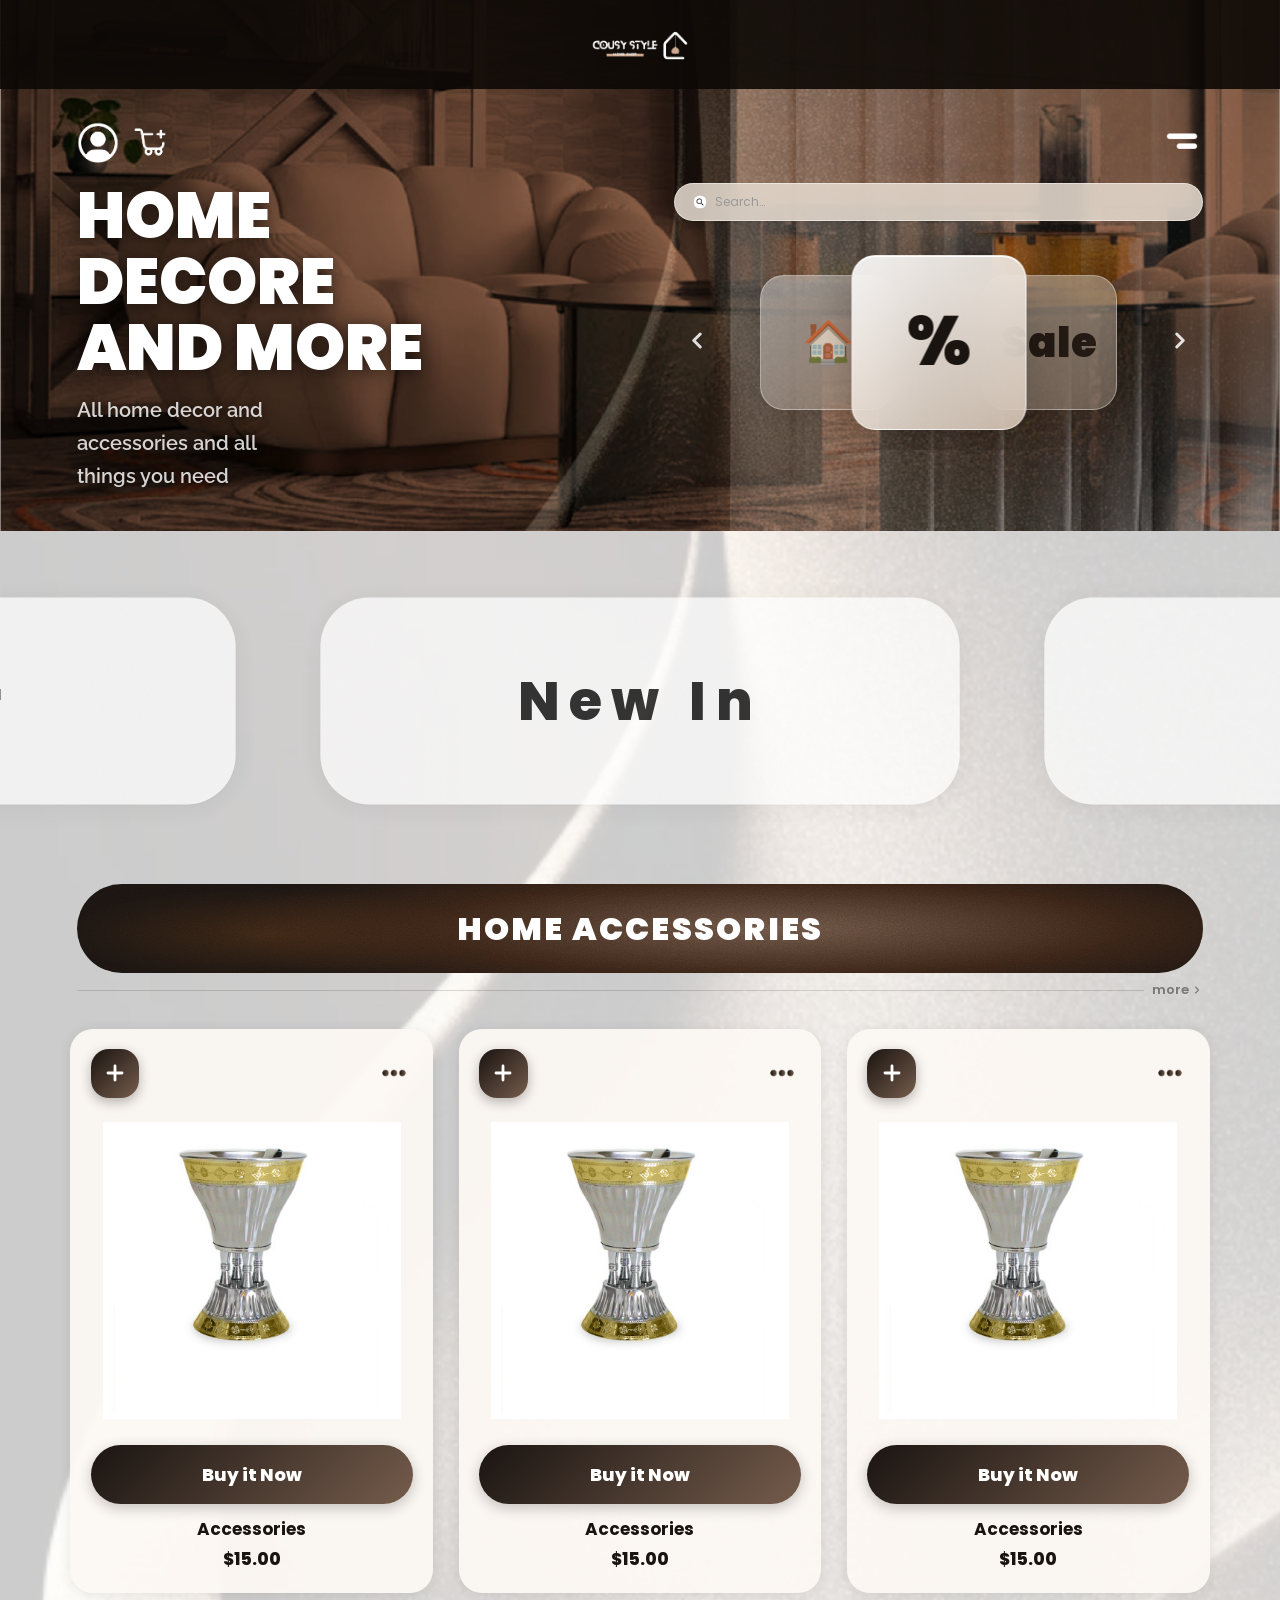
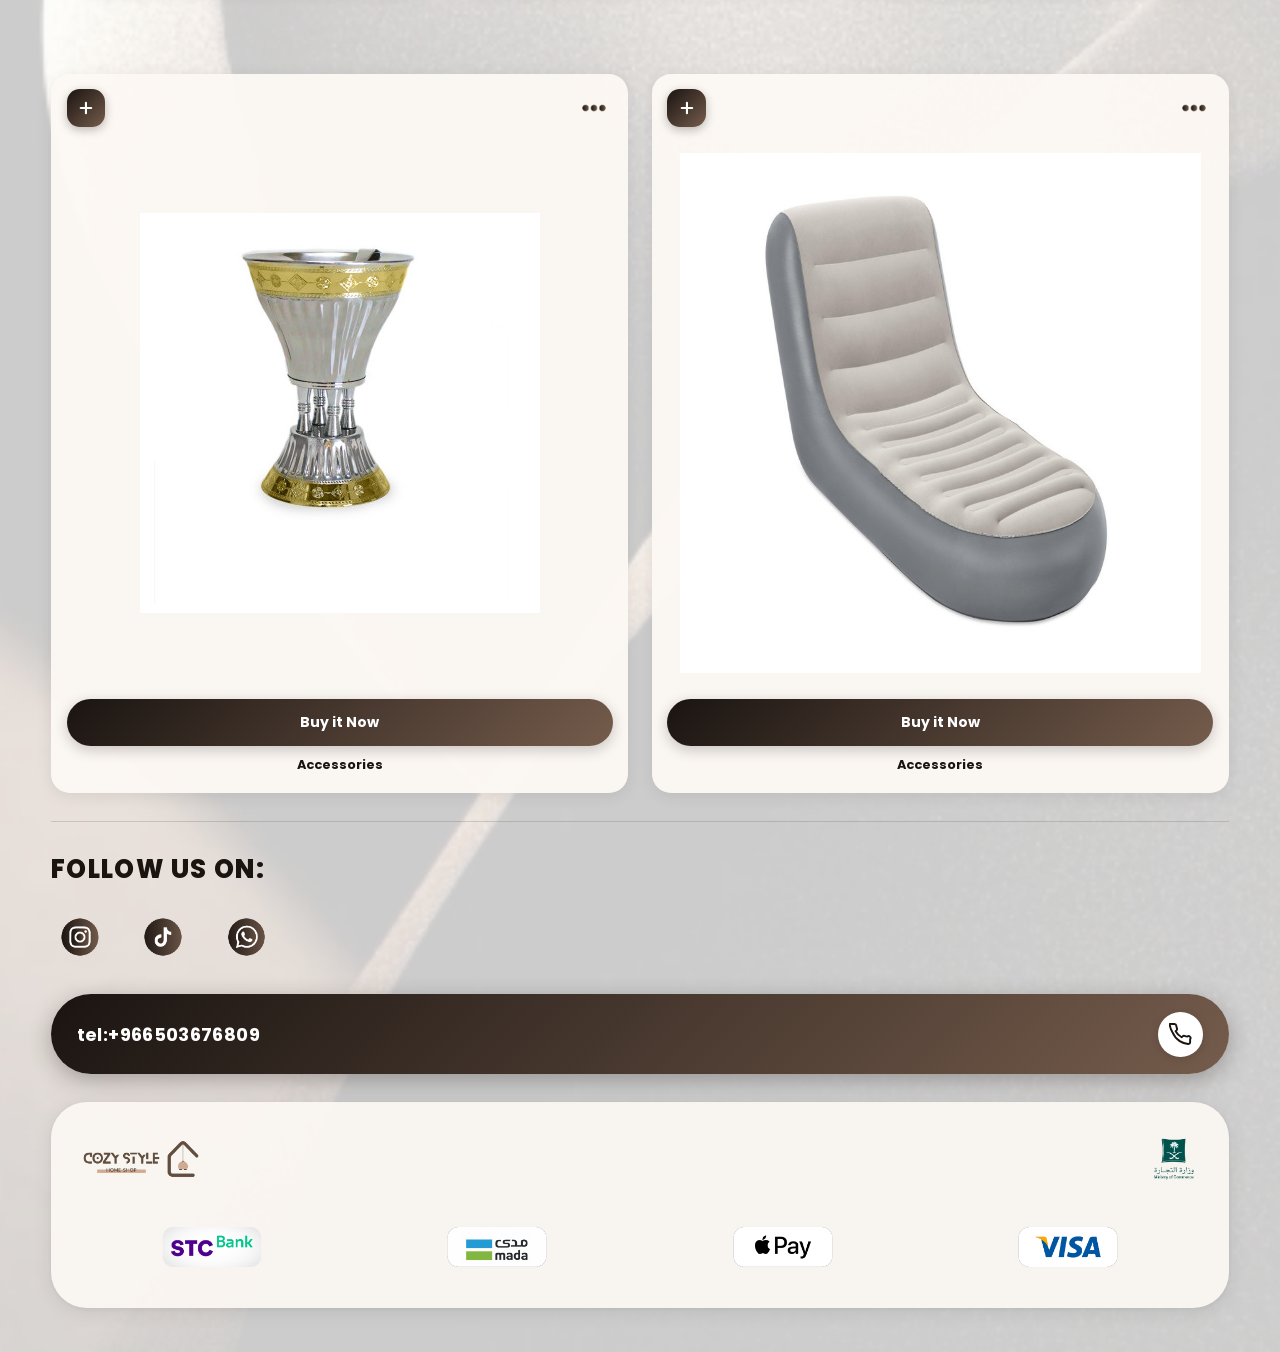
<file: index.html>
<!DOCTYPE html>
<html lang="en" dir="ltr">
<head>
<meta charset="UTF-8"/>
<meta name="viewport" content="width=device-width, initial-scale=1.0"/>
<title>Cousy Style – Home</title>
<link href="https://fonts.googleapis.com/css2?family=Poppins:wght@400;500;600;700;800;900&family=Raleway:wght@400;500;600&display=swap" rel="stylesheet">
<style>
*,*::before,*::after{box-sizing:border-box;margin:0;padding:0}
:root{
  --dark:#1A1411;
  --brown:#755C4C;
  --tan:#C4A882;
  --grad:linear-gradient(135deg,#1A1411 0%,#755C4C 100%);
  --ff:'Poppins','Montserrat',sans-serif;
}
html,body{width:100%;min-height:100%;font-family:var(--ff);}
body{
  background:url('images/background-for-pages.png') center/cover no-repeat fixed;
  background-color:#c8c3bc;
  display:flex;justify-content:center;align-items:flex-start;
  padding:0;margin:0;
}

/* ─── PHONE SHELL ─────────────────────────── */
.phone{
  width:100%;
  display:flex;flex-direction:column;
  background:url('images/background-for-pages.png') center/cover no-repeat;
  background-color:#d2cdc6;
  min-height:100vh;
}
/* Mobile only: phone card look */
@media(max-width:639px){
  body{padding:clamp(10px,2.5vw,20px) clamp(6px,2vw,12px) clamp(20px,4vw,36px);}
  .phone{
    max-width:430px;
    border-radius:clamp(26px,6.5vw,42px);
    overflow:hidden;
    box-shadow:0 28px 90px rgba(0,0,0,.22),0 4px 18px rgba(0,0,0,.11);
    min-height:unset;
  }
}

/* ─── A. HEADER + HERO SHELL ──────────────── */
.hero-shell{
  position:relative;
  background:url('images/background-baner-home.png') center/cover no-repeat;
  flex-shrink:0;
  border-radius:clamp(26px,6.5vw,42px) clamp(26px,6.5vw,42px) 0 0;
  overflow:hidden;
}

/* Header strip */
.site-header{
  background:rgba(14,9,6,.91);
  padding:clamp(13px,3.2vw,18px) clamp(18px,4.5vw,32px) clamp(11px,2.8vw,15px);
  display:flex;align-items:center;justify-content:center;
}
.brand{display:flex;flex-direction:column;align-items:center;gap:3px;}
.brand-top{display:flex;align-items:center;gap:clamp(7px,1.8vw,13px);}
.brand-logo{height:clamp(20px,4.8vw,36px);width:auto;object-fit:contain;}
.brand-name{font-weight:900;font-size:clamp(13px,3.3vw,21px);letter-spacing:.10em;color:#fff;text-transform:uppercase;}
.brand-house{width:clamp(24px,5.2vw,38px);height:auto;}
.brand-sub{display:flex;align-items:center;gap:7px;}
.sub-line{width:clamp(22px,4.8vw,40px);height:1.6px;background:linear-gradient(90deg,transparent,var(--brown),var(--tan),transparent);border-radius:2px;}
.sub-text{font-family:'Raleway',sans-serif;font-weight:500;font-size:clamp(5.5px,1.3vw,8px);letter-spacing:.26em;color:var(--tan);text-transform:uppercase;}

/* Hero body */
.hero-body{padding:clamp(12px,3vw,18px) clamp(16px,4vw,26px) clamp(18px,4.5vw,26px);}

.topbar{display:flex;align-items:center;justify-content:space-between;margin-bottom:clamp(12px,3vw,20px);}
.topbar-left{display:flex;align-items:center;gap:clamp(5px,1.5vw,10px);}
.i-btn{width:clamp(30px,7vw,42px);height:clamp(30px,7vw,42px);display:flex;align-items:center;justify-content:center;cursor:pointer;flex-shrink:0;}
.i-btn img{width:100%;height:100%;object-fit:contain;filter:brightness(0) invert(1);}
.i-btn svg{width:clamp(24px,5.5vw,34px);height:auto;}
.menu-btn{display:flex;flex-direction:column;gap:3.5px;cursor:pointer;}
.menu-btn span{display:block;background:#fff;border-radius:2px;height:2.2px;}
.menu-btn span:nth-child(1){width:clamp(16px,4vw,24px);}
.menu-btn span:nth-child(2){width:clamp(11px,2.8vw,17px);}

/* 2-col grid */
.hero-grid{display:grid;grid-template-columns:1.1fr 1fr;gap:clamp(8px,2.2vw,16px);align-items:start;}

.hero-title{
  font-weight:900;color:#fff;
  font-size:clamp(20px,6vw,44px);
  line-height:1.03;text-transform:uppercase;
  margin-bottom:clamp(7px,1.8vw,13px);
  text-shadow:0 2px 18px rgba(0,0,0,.6);
}
.hero-desc{
  font-family:'Raleway',sans-serif;font-weight:600;
  font-size:clamp(9.5px,2.3vw,12.5px);
  color:rgba(255,255,255,.82);line-height:1.65;
  text-shadow:0 1px 8px rgba(0,0,0,.55);
}
.hero-right{display:flex;flex-direction:column;gap:clamp(9px,2.2vw,14px);}

/* Search pill */
.search-bar{
  display:flex;align-items:center;gap:6px;
  background:rgba(235,225,213,.84);backdrop-filter:blur(16px);
  border-radius:999px;border:1px solid rgba(255,255,255,.45);
  padding:clamp(6px,1.6vw,9px) clamp(10px,2.8vw,16px);
}
.search-bar img,.search-bar .s-ico{width:clamp(13px,3.2vw,18px);flex-shrink:0;object-fit:contain;}
.search-bar input{flex:1;border:none;background:transparent;outline:none;font-family:var(--ff);font-size:clamp(9px,2.3vw,12px);color:#1A1411;min-width:0;}
.search-bar input::placeholder{color:#999;}

/* ── PEEK CAROUSEL — matches header_and_banner.html exactly ── */
.glass-wrap{
  position:relative;
  width:100%;
  height:clamp(140px,35vw,215px);
  overflow:hidden;
}
.glass-stage{
  /* this IS the stage — pk-cards are absolute inside here */
  position:absolute; inset:0;
  display:flex; align-items:center; justify-content:center;
}
/* Card base */
.pk-card{
  position:absolute;
  border-radius:clamp(18px,4.5vw,24px);
  display:flex; align-items:center; justify-content:center;
  font-family:var(--ff); font-weight:900; color:#1A1411;
  backdrop-filter:blur(24px); -webkit-backdrop-filter:blur(24px);
  border:1.5px solid rgba(255,255,255,0.55);
  background:linear-gradient(145deg,rgba(255,255,255,.82) 0%,rgba(215,198,180,.68) 100%);
  box-shadow:0 12px 40px rgba(0,0,0,.22),inset 0 1px 0 rgba(255,255,255,.90);
  user-select:none;
}
/* CENTER card */
.pk-center{
  width:clamp(110px,28vw,175px);
  height:clamp(110px,28vw,175px);
  font-size:clamp(36px,9vw,68px);
  z-index:5;
  left:50%; transform:translateX(-50%);
  background:linear-gradient(145deg,rgba(255,255,255,.90) 0%,rgba(228,212,196,.80) 100%);
  box-shadow:0 16px 52px rgba(0,0,0,.28),inset 0 1px 0 rgba(255,255,255,.96);
}
/* SIDE peek cards */
.pk-side{
  width:clamp(86px,22vw,135px);
  height:clamp(86px,22vw,135px);
  font-size:clamp(22px,6vw,42px);
  z-index:3; opacity:.74;
  background:linear-gradient(145deg,rgba(255,255,255,.55) 0%,rgba(195,178,162,.48) 100%);
  box-shadow:0 6px 24px rgba(0,0,0,.18);
}
/* Peek positions — side cards half-hidden behind center */
.pk-left{
  right:calc(50% + clamp(110px,28vw,175px)/2 - 44px);
}
.pk-right{
  left:calc(50% + clamp(110px,28vw,175px)/2 - 44px);
}
/* Arrows */
.pk-arr{
  position:absolute; top:50%; transform:translateY(-50%);
  z-index:10; background:none; border:none; cursor:pointer;
  padding:6px; opacity:.85; transition:opacity .2s;
}
.pk-arr:hover{opacity:.45;}
.pk-arr.prev{left:4px;} .pk-arr.next{right:4px;}
.pk-arr svg{width:clamp(18px,4.5vw,26px); height:auto;}

/* ─── B. BANNER SLIDER — matches slider-stage.html exactly ─── */
.slider-section{
  position:relative;
  width:100%;
  height:clamp(180px,38vw,340px);
  display:flex; align-items:center; justify-content:center;
  overflow:hidden;
}

.slider-vp{
  position:relative;
  width:100%;
  height:100%;
  display:flex; align-items:center; justify-content:center;
  overflow:hidden;
}

.slider-track{
  display:flex;
  align-items:center;
  gap:0;
  position:absolute;
  left:50%;
  transform:translateX(-50%);
  transition:transform 0.52s cubic-bezier(0.4,0,0.2,1);
}

.s-card{
  flex-shrink:0;
  width:  clamp(240px,68vw,680px);
  height: clamp(130px,24vw,220px);
  border-radius:clamp(28px,5vw,52px);
  background:rgba(255,255,255,.90);
  display:flex; align-items:center; justify-content:center;
  margin:0 clamp(10px,2vw,22px);
  box-shadow:0 4px 32px rgba(0,0,0,.07), 0 1px 4px rgba(0,0,0,.04);
  transition:transform 0.4s ease, opacity 0.4s ease;
  cursor:pointer;
  position:relative;
  overflow:hidden;
}
.s-card::after{
  content:'';
  position:absolute; inset:0;
  background-image:url("data:image/svg+xml,%3Csvg xmlns='http://www.w3.org/2000/svg' width='200' height='200'%3E%3Cfilter id='n'%3E%3CfeTurbulence type='fractalNoise' baseFrequency='0.75' numOctaves='4' stitchTiles='stitch'/%3E%3C/filter%3E%3Crect width='200' height='200' filter='url(%23n)' opacity='0.04'/%3E%3C/svg%3E");
  background-size:200px; border-radius:inherit; pointer-events:none; opacity:0.6;
}
.s-card:not(.active){
  opacity:0.82;
  transform:scale(0.94);
}
.s-card.active{
  opacity:1;
  transform:scale(1);
}
.s-label{
  font-family:var(--ff);font-weight:800;
  font-size:clamp(22px,4.5vw,58px);
  color:#111;letter-spacing:.18em;text-align:center;
  position:relative;z-index:1;user-select:none;
}

/* ─── C. ACCESSORIES BAR ──────────────────── */
.acc-section{
  padding:clamp(4px,1.2vw,8px) clamp(12px,3vw,20px) clamp(5px,1.5vw,10px);
}
.acc-pill{
  position:relative;width:100%;
  height:clamp(50px,12vw,76px);
  border-radius:999px;overflow:hidden;
  display:flex;align-items:center;justify-content:center;
  background:#1A1411;
}
.acc-pill::before{
  content:'';position:absolute;inset:0;
  background:
    radial-gradient(ellipse 70% 120% at 62% 50%,rgba(117,92,76,.86) 0%,rgba(78,46,26,.55) 44%,transparent 72%),
    radial-gradient(ellipse 28% 78% at 17% 56%,rgba(140,80,28,.26) 0%,transparent 66%);
  z-index:1;
}
.acc-pill::after{
  content:'';position:absolute;inset:0;z-index:2;opacity:.46;
  background-image:url("data:image/svg+xml,%3Csvg xmlns='http://www.w3.org/2000/svg' width='230' height='230'%3E%3Cfilter id='g'%3E%3CfeTurbulence type='fractalNoise' baseFrequency='0.72' numOctaves='4' stitchTiles='stitch'/%3E%3CfeColorMatrix type='saturate' values='0'/%3E%3C/filter%3E%3Crect width='230' height='230' filter='url(%23g)' opacity='1'/%3E%3C/svg%3E");
  background-size:230px;mix-blend-mode:overlay;
}
.acc-title{
  position:relative;z-index:3;
  font-family:var(--ff);font-weight:900;
  font-size:clamp(12px,3.2vw,21px);
  color:#fff;text-transform:uppercase;letter-spacing:.07em;white-space:nowrap;
}
.acc-footer{display:flex;align-items:center;padding-top:clamp(4px,1.2vw,7px);}
.acc-line{flex:1;height:1px;background:rgba(26,20,17,.16);margin-right:8px;border-radius:1px;}
.acc-more{
  display:flex;align-items:center;gap:2px;
  font-family:var(--ff);font-weight:600;font-size:clamp(9.5px,2.4vw,13px);
  color:#777;white-space:nowrap;cursor:pointer;text-decoration:none;transition:color .2s;
}
.acc-more:hover{color:#444;}
.acc-more svg{width:12px;height:12px;}

/* ─── D. PRODUCT CARDS ────────────────────── */
.products-section{
  padding:clamp(3px,1vw,7px) clamp(9px,2.2vw,16px) clamp(16px,4.2vw,26px);
}
.products-grid{
  display:grid;
  grid-template-columns:repeat(3,1fr);
  gap:clamp(6px,1.8vw,12px);
}
@media(max-width:360px){
  .products-grid{
    grid-template-columns:repeat(3,clamp(108px,35vw,145px));
    overflow-x:auto;scrollbar-width:none;
  }
  .products-grid::-webkit-scrollbar{display:none;}
}

.p-card{
  background:rgba(252,248,244,.95);
  border-radius:clamp(14px,3.5vw,22px);
  padding:clamp(10px,2.5vw,16px);
  display:flex;flex-direction:column;align-items:center;
  box-shadow:0 2px 14px rgba(0,0,0,.09);
}
.p-top{
  width:100%;display:flex;align-items:center;justify-content:space-between;
  margin-bottom:clamp(6px,1.8vw,12px);
}
/* + button — large rounded square, gradient, big + */
.p-add{
  width:clamp(34px,8.5vw,48px);height:clamp(34px,8.5vw,48px);
  border-radius:clamp(10px,2.5vw,15px);
  background:linear-gradient(135deg,#1A1411 0%,#755C4C 100%);
  border:none;cursor:pointer;flex-shrink:0;
  display:flex;align-items:center;justify-content:center;
  box-shadow:0 4px 12px rgba(26,20,17,.30);
  transition:opacity .2s;
}
.p-add:hover{opacity:.82;}
.p-add svg{width:clamp(14px,3.5vw,20px);height:clamp(14px,3.5vw,20px);}
/* three-dots → menu-one.png image */
.p-dots{display:flex;align-items:center;cursor:pointer;flex-shrink:0;}
.p-dots img{width:clamp(22px,5.5vw,34px);height:auto;object-fit:contain;}
.p-img{
  width:100%;aspect-ratio:1/1;
  display:flex;align-items:center;justify-content:center;
  padding:clamp(6px,1.5vw,12px);
  margin-bottom:clamp(8px,2vw,14px);
}
.p-img img{max-width:100%;max-height:100%;object-fit:contain;}
/* Buy it Now — larger, pill, gradient */
.p-buy{
  width:100%;
  padding:clamp(10px,2.5vw,14px) 6px;
  border-radius:999px;
  background:linear-gradient(135deg,#1A1411 0%,#755C4C 100%);
  color:#fff;
  font-family:var(--ff);font-weight:800;
  font-size:clamp(11px,2.8vw,15px);
  border:none;cursor:pointer;
  margin-bottom:clamp(7px,1.8vw,12px);
  transition:opacity .2s;
  box-shadow:0 4px 14px rgba(26,20,17,.24);
}
.p-buy:hover{opacity:.86;}
/* Accessories text */
.p-name{
  font-weight:700;
  font-size:clamp(11px,2.8vw,15px);
  color:var(--dark);text-align:center;
  margin-bottom:clamp(2px,.6vw,4px);
}
/* $15.00 price */
.p-price{
  font-weight:800;
  font-size:clamp(11px,2.8vw,15px);
  color:var(--dark);text-align:center;
}

/* ─── FULL SCREEN RESPONSIVE ───────────────────────── */

/* iPad / tablet (640–1023px) */
@media(min-width:640px){
  .hero-shell{ border-radius:0; }
  .hero-title{ font-size:clamp(30px,5.5vw,62px); }
  .hero-desc{ font-size:clamp(13px,2vw,17px); }
  .hero-body{ padding:clamp(18px,3vw,28px) clamp(28px,5vw,60px) clamp(22px,3.5vw,34px); }
  .brand-logo{ height:clamp(28px,4.5vw,48px); }
  .brand-name{ font-size:clamp(18px,3vw,30px); }
  .glass-wrap{ height:clamp(150px,28vw,215px); }
  .slider-vp{ height:clamp(200px,30vw,280px); }
  .s-card{ --cw:clamp(280px,44vw,420px); --ch:clamp(170px,25vw,240px); }
  .s-label{ font-size:clamp(28px,5vw,52px); }
  .acc-pill{ height:clamp(58px,9vw,86px); }
  .acc-title{ font-size:clamp(16px,3vw,28px); }
  .products-grid{ grid-template-columns:repeat(3,1fr); gap:clamp(12px,2.5vw,24px); }
  .acc-section{ padding:clamp(6px,1.5vw,12px) clamp(20px,4vw,40px) clamp(8px,2vw,16px); }
  .products-section{ padding:clamp(4px,1vw,10px) clamp(18px,3.5vw,36px) clamp(20px,4vw,40px); }
}

/* Desktop (1024px+) */
@media(min-width:1024px){
  .hero-shell{ border-radius:0; }
  .hero-title{ font-size:clamp(42px,5vw,80px); }
  .hero-desc{ font-size:clamp(15px,1.6vw,20px); }
  .hero-body{ padding:clamp(24px,2.5vw,36px) clamp(48px,6vw,100px) clamp(28px,3vw,44px); }
  .brand-logo{ height:clamp(32px,3.5vw,52px); }
  .brand-name{ font-size:clamp(22px,2.5vw,38px); }
  .site-header{ padding:clamp(16px,2vw,24px) clamp(40px,6vw,90px) clamp(14px,1.8vw,20px); }
  .glass-wrap{ height:clamp(160px,22vw,215px); }
  .slider-vp{ height:clamp(220px,24vw,320px); }
  .s-card{ --cw:clamp(340px,40vw,520px); --ch:clamp(190px,20vw,270px); --gap:clamp(14px,2vw,24px); }
  .s-label{ font-size:clamp(32px,4.5vw,62px); }
  .acc-pill{ height:clamp(64px,7vw,96px); }
  .acc-title{ font-size:clamp(18px,2.5vw,34px); }
  .products-grid{ grid-template-columns:repeat(3,1fr); gap:clamp(16px,2vw,32px); }
  .acc-section{ padding:clamp(8px,1vw,14px) clamp(40px,6vw,90px) clamp(10px,1.5vw,18px); }
  .products-section{ padding:clamp(6px,0.8vw,12px) clamp(36px,5.5vw,82px) clamp(24px,3.5vw,52px); }
  .p-card{ border-radius:clamp(18px,1.8vw,26px); padding:clamp(14px,1.6vw,22px); }
  .p-add{ width:clamp(42px,3.8vw,58px); height:clamp(42px,3.8vw,58px); border-radius:clamp(12px,1.4vw,18px); }
  .p-add svg{ width:clamp(18px,2vw,24px); height:clamp(18px,2vw,24px); }
  .p-dots img{ width:clamp(26px,3vw,38px); }
  .p-buy{ font-size:clamp(13px,1.4vw,18px); padding:clamp(12px,1.3vw,16px) 8px; }
  .p-name,.p-price{ font-size:clamp(13px,1.4vw,17px); }
}

/* Wide desktop (1440px+) */
@media(min-width:1440px){
  .hero-grid{ grid-template-columns:1.2fr 1fr; gap:clamp(20px,3vw,50px); }
}

/* ══════════════════════════════════════════════
   CONTACT / SOCIAL SECTION — full-screen responsive
══════════════════════════════════════════════ */

/* ── wrapper: fills 100% of .phone (already full-width on desktop) ── */
.cs-shell {
  width: 100%;
  display: flex; flex-direction: column;
  padding: clamp(18px,3vw,36px) clamp(16px,4vw,52px) clamp(22px,3.5vw,44px);
  gap: clamp(14px,2.5vw,28px);
  background: transparent;
  position: relative; z-index: 1;
}
.cs-shell > * { position: relative; z-index: 1; }

/* ── 2-product cards row ── */
.products-row {
  display: grid;
  grid-template-columns: 1fr 1fr;
  gap: clamp(10px,2vw,24px);
}
.products-row .p-card {
  background: rgba(252,248,244,.96);
  border-radius: clamp(14px,1.5vw,22px);
  padding: clamp(10px,1.2vw,18px);
  display: flex; flex-direction: column; align-items: center;
  box-shadow: 0 3px 16px rgba(0,0,0,.08);
}
.products-row .p-top {
  width:100%; display:flex; align-items:center;
  justify-content:space-between; margin-bottom: clamp(8px,1vw,14px);
}
.products-row .p-add {
  width: clamp(32px,3vw,46px); height: clamp(32px,3vw,46px);
  border-radius: clamp(9px,1vw,14px); background: var(--grad);
  border: none; cursor: pointer;
  display: flex; align-items: center; justify-content: center;
  box-shadow: 0 3px 10px rgba(26,20,17,.28);
}
.products-row .p-add svg { width: clamp(13px,1.4vw,18px); height: auto; }
.products-row .p-dots { display:flex; gap:3.5px; align-items:center; cursor:pointer; }
.products-row .p-dots span {
  display:block; width: clamp(4px,.5vw,5.5px); height: clamp(4px,.5vw,5.5px);
  border-radius:50%; background: var(--dark);
}
.products-row .p-img {
  width:100%; aspect-ratio:1/1;
  display:flex; align-items:center; justify-content:center;
  padding: clamp(6px,1vw,14px); margin-bottom: clamp(8px,1vw,14px);
}
.products-row .p-img img { max-width:100%; max-height:100%; object-fit:contain; }
.products-row .p-buy {
  width:100%; padding: clamp(9px,1vw,14px);
  border-radius:999px; background: var(--grad); color:#fff;
  font-family: var(--ff); font-weight:700;
  font-size: clamp(11px,1.1vw,16px);
  border:none; cursor:pointer; margin-bottom: clamp(6px,.8vw,10px);
  box-shadow: 0 4px 14px rgba(26,20,17,.22); transition: opacity .2s;
}
.products-row .p-buy:hover { opacity:.86; }
.products-row .p-name {
  font-weight:700; font-size: clamp(11px,1vw,15px);
  color: var(--dark); text-align:center;
}

/* ── divider ── */
.divider { width:100%; height:1px; background:rgba(26,20,17,.15); border-radius:1px; }

/* ── social section ── */
.social-section { display:flex; flex-direction:column; gap: clamp(12px,1.5vw,22px); }
.follow-title {
  font-weight:800; text-transform:uppercase; letter-spacing:.05em;
  font-size: clamp(16px,2vw,30px); color: var(--dark);
}
.social-icons { display:flex; gap: clamp(12px,2vw,28px); align-items:center; flex-wrap:wrap; }
.soc-btn {
  width: clamp(48px,4.5vw,70px); height: clamp(48px,4.5vw,70px);
  border-radius:50%; background:none; border:none; cursor:pointer;
  display:flex; align-items:center; justify-content:center;
  padding:0; overflow:hidden;
  transition: transform .2s, opacity .2s;
}
.soc-btn:hover { transform:scale(1.07); opacity:.88; }
.soc-btn img { width:100%; height:100%; object-fit:cover; border-radius:50%; }
.soc-btn svg { width:60%; height:60%; }

/* ── phone CTA bar ── */
.phone-cta {
  display:flex; align-items:center; justify-content:space-between;
  background: var(--grad); border-radius:999px;
  padding: clamp(13px,1.4vw,20px) clamp(16px,2vw,30px);
  box-shadow: 0 6px 22px rgba(26,20,17,.30); gap:12px;
}
.phone-number {
  font-weight:700; color:#fff; direction:ltr;
  font-size: clamp(13px,1.4vw,20px); letter-spacing:.02em;
}
.call-circle {
  width: clamp(36px,3.5vw,52px); height: clamp(36px,3.5vw,52px);
  border-radius:50%; background:#fff; flex-shrink:0;
  display:flex; align-items:center; justify-content:center;
  box-shadow: 0 2px 8px rgba(0,0,0,.14);
}
.call-circle svg { width: clamp(16px,1.8vw,24px); height:auto; }

/* ── footer info panel — card-like, not full-width ── */
.info-panel {
  background: rgba(252,248,244,.92);
  border-radius: clamp(22px,4vw,36px);
  padding: clamp(16px,3vw,26px) clamp(14px,3vw,24px);
  display:flex; flex-direction:column; gap: clamp(14px,2.5vw,22px);
  box-shadow: 0 4px 20px rgba(0,0,0,.08), 0 1px 4px rgba(0,0,0,.05);
  /* stays as a contained card at all sizes */
  width:100%;
}
.logos-row {
  display:flex; align-items:center; justify-content:space-between;
  gap: clamp(8px,2vw,16px);
}
/* store logo: logo-menu.png is wide, cap height */
.store-logo { display:flex; align-items:center; flex-shrink:0; }
.store-logo img.logo-img {
  height:clamp(32px,6vw,54px);
  width:auto; max-width:clamp(100px,30vw,200px);
  object-fit:contain;
}
.logo-fb { display:none; align-items:center; gap:5px; }
.logo-name { font-weight:900; letter-spacing:.08em; color:var(--dark); text-transform:uppercase; font-size:clamp(10px,2vw,16px); }
.logo-house { width:clamp(18px,3vw,28px); height:auto; }
.ministry-logo { display:flex; align-items:center; justify-content:flex-end; flex-shrink:0; }
.ministry-logo img { height:clamp(36px,6.5vw,62px); width:auto; max-width:clamp(80px,20vw,160px); object-fit:contain; }
.ministry-fb { display:none; flex-direction:column; align-items:center; gap:3px; background:rgba(240,235,228,.80); border-radius:8px; padding:8px 10px; }
.ministry-icon { font-size:clamp(18px,3vw,28px); line-height:1; }
.ministry-text { font-size:clamp(7px,1.2vw,10px); font-weight:600; color:var(--dark); text-align:center; line-height:1.3; }

/* Payment badges: 4-col grid, compact */
.pay-row {
  display:grid;
  grid-template-columns:repeat(4,1fr);
  gap:clamp(6px,1.5vw,12px);
}
@media(max-width:360px){ .pay-row{ grid-template-columns:repeat(2,1fr); } }
/* pay-badge: images already have built-in white bg and borders from designer */
.pay-badge {
  display:flex; align-items:center; justify-content:center;
  background:none; border:none; padding:0;
}
.pay-badge img {
  width:100%; height:auto;
  max-height:clamp(44px,8vw,70px);
  object-fit:contain;
  display:block;
}

/* small mobile fallback */
@media(max-width:639px){
  .cs-shell{ padding:clamp(16px,4.5vw,24px) clamp(14px,4vw,22px) clamp(20px,5vw,30px); gap:clamp(12px,3.5vw,20px); }
  .products-row .p-add{ width:clamp(32px,8vw,40px); height:clamp(32px,8vw,40px); }
  .soc-btn{ width:clamp(46px,12vw,62px); height:clamp(46px,12vw,62px); }
  .follow-title{ font-size:clamp(15px,4.5vw,22px); }
  .phone-number{ font-size:clamp(12px,3.2vw,16px); }
  .call-circle{ width:clamp(34px,8vw,44px); height:clamp(34px,8vw,44px); }
}
</style>
</head>
<body>
<div class="phone">

  <!-- ══ HEADER + HERO ══ -->
  <div class="hero-shell">

    <header class="site-header">
      <div class="brand">
        <div class="brand-top">
          <img class="brand-logo" src="images/logo-header.png" alt="Cousy Style"
               onerror="this.style.display='none';document.getElementById('bFb').style.display='flex'"/>
          <div id="bFb" style="display:none;align-items:center;gap:8px;">
            <span class="brand-name">Cousy Style</span>
            <svg class="brand-house" viewBox="0 0 58 62" fill="none">
              <polyline points="4,28 29,4 54,28" stroke="white" stroke-width="4" stroke-linecap="round" stroke-linejoin="round"/>
              <line x1="10" y1="27" x2="10" y2="56" stroke="white" stroke-width="4" stroke-linecap="round"/>
              <line x1="48" y1="27" x2="48" y2="56" stroke="white" stroke-width="4" stroke-linecap="round"/>
              <line x1="10" y1="56" x2="48" y2="56" stroke="white" stroke-width="4" stroke-linecap="round"/>
              <line x1="29" y1="14" x2="29" y2="33" stroke="white" stroke-width="2" stroke-linecap="round"/>
              <ellipse cx="29" cy="38" rx="8" ry="6" fill="#C4A882"/>
              <ellipse cx="29" cy="33.5" rx="3" ry="2" fill="#C4A882"/>
            </svg>
          </div>
        </div>

      </div>
    </header>

    <div class="hero-body">
      <!-- Top icons -->
      <div class="topbar">
        <div class="topbar-left">
          <a href="login-register.html" class="i-btn" aria-label="Login/Register">
            <img src="images/user-login.png" alt="User"
                 onerror="this.style.display='none';this.nextElementSibling.style.display='block'"/>
            <svg style="display:none" viewBox="0 0 24 24" fill="none" stroke="white" stroke-width="1.6"><circle cx="12" cy="8" r="4.5"/><path d="M3.5 21c0-5 3.8-8.5 8.5-8.5s8.5 3.5 8.5 8.5"/></svg>
          </a>
          <a href="cart.html" class="i-btn" aria-label="Cart">
            <img src="images/cart.png" alt="Cart"
                 onerror="this.style.display='none';this.nextElementSibling.style.display='block'"/>
            <svg style="display:none" viewBox="0 0 24 24" fill="none" stroke="white" stroke-width="1.6"><circle cx="9" cy="21" r="1"/><circle cx="20" cy="21" r="1"/><path d="M1 1h4l2.68 13.39a2 2 0 002 1.61h9.72a2 2 0 002-1.61L23 6H6"/></svg>
          </a>
        </div>
        <a href="menu.html" class="i-btn" style="width:auto; text-decoration:none;" aria-label="Menu">
          <img src="images/menu.png" alt="Menu"
               onerror="this.style.display='none';this.nextElementSibling.style.display='flex'"/>
          <div class="menu-btn" style="display:none"><span></span><span></span></div>
        </a>
      </div>

      <!-- 2-col layout -->
      <div class="hero-grid">
        <!-- Left: title + desc -->
        <div>
          <h1 class="hero-title">Home<br>Decore<br>And More</h1>
          <p class="hero-desc">All home decor and<br>accessories and all<br>things you need</p>
        </div>
        <!-- Right: search + glass carousel -->
        <div class="hero-right">
          <div class="search-bar">
            <img src="images/search.png" alt="Search"
                 onerror="this.style.display='none';this.nextElementSibling.style.display='block'"/>
            <svg class="s-ico" style="display:none" viewBox="0 0 24 24" fill="none" stroke="#755C4C" stroke-width="2.2"><circle cx="11" cy="11" r="7"/><line x1="16.5" y1="16.5" x2="22" y2="22"/></svg>
            <input type="text" placeholder="Search…"/>
          </div>

          <!-- Glass peek carousel — same structure as header_and_banner.html -->
          <div class="glass-wrap" id="pkWrap">
            <div class="glass-stage" id="pkStage"></div>
            <button class="pk-arr prev" id="pkPrev">
              <svg viewBox="0 0 24 24" fill="none" stroke="white" stroke-width="2.8" stroke-linecap="round" stroke-linejoin="round"><polyline points="15 18 9 12 15 6"/></svg>
            </button>
            <button class="pk-arr next" id="pkNext">
              <svg viewBox="0 0 24 24" fill="none" stroke="white" stroke-width="2.8" stroke-linecap="round" stroke-linejoin="round"><polyline points="9 18 15 12 9 6"/></svg>
            </button>
          </div>
        </div>
      </div>
    </div>
  </div><!-- /hero-shell -->

  <!-- ══ BANNER SLIDER ══ -->
  <div class="slider-section">
    <div class="slider-vp" id="sliderVp">
      <div class="slider-track" id="sliderTrack"></div>
    </div>
  </div>

  <!-- ══ ACCESSORIES ══ -->
  <div class="acc-section">
    <div class="acc-pill"><span class="acc-title">Home&nbsp;Accessories</span></div>
    <div class="acc-footer">
      <div class="acc-line"></div>
      <a class="acc-more" href="#">more
        <svg viewBox="0 0 24 24" fill="none" stroke="currentColor" stroke-width="2.2" stroke-linecap="round" stroke-linejoin="round"><polyline points="9 18 15 12 9 6"/></svg>
      </a>
    </div>
  </div>

  <!-- ══ PRODUCT CARDS ══ -->
  <div class="products-section">
    <div class="products-grid" id="prodGrid">

      <div class="p-card">
        <div class="p-top">
          <button class="p-add"><svg viewBox="0 0 24 24" fill="none" stroke="white" stroke-width="2.8" stroke-linecap="round"><line x1="12" y1="5" x2="12" y2="19"/><line x1="5" y1="12" x2="19" y2="12"/></svg></button>
          <div class="p-dots"><img src="images/menu-one.png" alt="menu"/></div>
        </div>
        <div class="p-img"><img src="images/IMG_4837.JPG (1).jpeg" alt="Accessories" onerror="this.src='images/IMG_4837.JPG'"/></div>
        <button class="p-buy">Buy it Now</button>
        <p class="p-name">Accessories</p>
        <p class="p-price">$15.00</p>
      </div>

      <div class="p-card">
        <div class="p-top">
          <button class="p-add"><svg viewBox="0 0 24 24" fill="none" stroke="white" stroke-width="2.8" stroke-linecap="round"><line x1="12" y1="5" x2="12" y2="19"/><line x1="5" y1="12" x2="19" y2="12"/></svg></button>
          <div class="p-dots"><img src="images/menu-one.png" alt="menu"/></div>
        </div>
        <div class="p-img"><img src="images/IMG_4837.JPG (1).jpeg" alt="Accessories" onerror="this.src='images/IMG_4837.JPG'"/></div>
        <button class="p-buy">Buy it Now</button>
        <p class="p-name">Accessories</p>
        <p class="p-price">$15.00</p>
      </div>

      <div class="p-card">
        <div class="p-top">
          <button class="p-add"><svg viewBox="0 0 24 24" fill="none" stroke="white" stroke-width="2.8" stroke-linecap="round"><line x1="12" y1="5" x2="12" y2="19"/><line x1="5" y1="12" x2="19" y2="12"/></svg></button>
          <div class="p-dots"><img src="images/menu-one.png" alt="menu"/></div>
        </div>
        <div class="p-img"><img src="images/IMG_4837.JPG (1).jpeg" alt="Accessories" onerror="this.src='images/IMG_4837.JPG'"/></div>
        <button class="p-buy">Buy it Now</button>
        <p class="p-name">Accessories</p>
        <p class="p-price">$15.00</p>
      </div>

    </div>
  </div>


  <!-- ══ CONTACT / SOCIAL SECTION (merged) ══ -->
<div class="cs-shell">

  <!-- ══ PRODUCTS ══ -->
  <div class="products-row">
    <div class="p-card">
      <div class="p-top">
        <button class="p-add"><svg viewBox="0 0 24 24" fill="none" stroke="white" stroke-width="2.8" stroke-linecap="round"><line x1="12" y1="5" x2="12" y2="19"/><line x1="5" y1="12" x2="19" y2="12"/></svg></button>
        <div class="p-dots"><img src="images/menu-one.png" alt="menu"/></div>
      </div>
      <div class="p-img"><img src="images/IMG_4837.JPG (1).jpeg" alt="Accessories" onerror="this.src='images/IMG_4837.JPG'"/></div>
      <button class="p-buy">Buy it Now</button>
      <p class="p-name">Accessories</p>
    </div>
    <div class="p-card">
      <div class="p-top">
        <button class="p-add"><svg viewBox="0 0 24 24" fill="none" stroke="white" stroke-width="2.8" stroke-linecap="round"><line x1="12" y1="5" x2="12" y2="19"/><line x1="5" y1="12" x2="19" y2="12"/></svg></button>
        <div class="p-dots"><img src="images/menu-one.png" alt="menu"/></div>
      </div>
      <div class="p-img"><img src="images/chaire.jpeg" alt="Chair" onerror="this.src='images/IMG_4837.JPG'"/></div>
      <button class="p-buy">Buy it Now</button>
      <p class="p-name">Accessories</p>
    </div>
  </div>

  <!-- ══ DIVIDER ══ -->
  <div class="divider"></div>

  <!-- ══ SOCIAL ══ -->
  <div class="social-section">
    <p class="follow-title">Follow Us On:</p>
    <div class="social-icons">

      <button class="soc-btn" aria-label="Instagram">
        <img src="images/instagram.png" alt="Instagram"
             onerror="this.style.display='none';this.nextElementSibling.style.display='block'"/>
        <svg style="display:none" viewBox="0 0 24 24" fill="none" stroke="white" stroke-width="1.8" stroke-linecap="round" stroke-linejoin="round">
          <rect x="2" y="2" width="20" height="20" rx="5" ry="5"/><circle cx="12" cy="12" r="4"/><circle cx="17.5" cy="6.5" r="1" fill="white"/>
        </svg>
      </button>

      <button class="soc-btn" aria-label="TikTok">
        <img src="images/tiktok.png" alt="TikTok"
             onerror="this.style.display='none';this.nextElementSibling.style.display='block'"/>
        <svg style="display:none" viewBox="0 0 24 24" fill="white">
          <path d="M19.59 6.69a4.83 4.83 0 01-3.77-4.25V2h-3.45v13.67a2.89 2.89 0 01-2.88 2.5 2.89 2.89 0 01-2.89-2.89 2.89 2.89 0 012.89-2.89c.28 0 .54.04.79.1V9.01a6.33 6.33 0 00-.79-.05 6.34 6.34 0 00-6.34 6.34 6.34 6.34 0 006.34 6.34 6.34 6.34 0 006.33-6.34V8.75a8.2 8.2 0 004.79 1.53V6.84a4.85 4.85 0 01-1.02-.15z"/>
        </svg>
      </button>

      <button class="soc-btn" aria-label="WhatsApp">
        <img src="images/whatsapp.png" alt="WhatsApp"
             onerror="this.style.display='none';this.nextElementSibling.style.display='block'"/>
        <svg style="display:none" viewBox="0 0 24 24" fill="white">
          <path d="M17.472 14.382c-.297-.149-1.758-.867-2.03-.967-.273-.099-.471-.148-.67.15-.197.297-.767.966-.94 1.164-.173.199-.347.223-.644.075-.297-.15-1.255-.463-2.39-1.475-.883-.788-1.48-1.761-1.653-2.059-.173-.297-.018-.458.13-.606.134-.133.298-.347.446-.52.149-.174.198-.298.298-.497.099-.198.05-.371-.025-.52-.075-.149-.669-1.612-.916-2.207-.242-.579-.487-.5-.669-.51-.173-.008-.371-.01-.57-.01-.198 0-.52.074-.792.372-.272.297-1.04 1.016-1.04 2.479 0 1.462 1.065 2.875 1.213 3.074.149.198 2.096 3.2 5.077 4.487.709.306 1.262.489 1.694.625.712.227 1.36.195 1.871.118.571-.085 1.758-.719 2.006-1.413.248-.694.248-1.289.173-1.413-.074-.124-.272-.198-.57-.347m-5.421 7.403h-.004a9.87 9.87 0 01-5.031-1.378l-.361-.214-3.741.982.998-3.648-.235-.374a9.86 9.86 0 01-1.51-5.26c.001-5.45 4.436-9.884 9.888-9.884 2.64 0 5.122 1.03 6.988 2.898a9.825 9.825 0 012.893 6.994c-.003 5.45-4.437 9.884-9.885 9.884m8.413-18.297A11.815 11.815 0 0012.05 0C5.495 0 .16 5.335.157 11.892c0 2.096.547 4.142 1.588 5.945L.057 24l6.305-1.654a11.882 11.882 0 005.683 1.448h.005c6.554 0 11.89-5.335 11.893-11.893a11.821 11.821 0 00-3.48-8.413Z"/>
        </svg>
      </button>

    </div>
  </div>

  <!-- ══ PHONE CTA ══ -->
  <div class="phone-cta">
    <span class="phone-number">tel:+966503676809</span>
    <div class="call-circle">
      <svg viewBox="0 0 24 24" fill="none" stroke="#1A1411" stroke-width="2" stroke-linecap="round" stroke-linejoin="round">
        <path d="M22 16.92v3a2 2 0 01-2.18 2 19.79 19.79 0 01-8.63-3.07A19.5 19.5 0 013.7 9.8a19.79 19.79 0 01-3.07-8.67A2 2 0 012.6 1h3a2 2 0 012 1.72c.127.96.361 1.903.7 2.81a2 2 0 01-.45 2.11L6.91 8.57a16 16 0 006.29 6.29l.96-.9a2 2 0 012.11-.45c.907.339 1.85.573 2.81.7A2 2 0 0122 16.92z"/>
      </svg>
    </div>
  </div>

  <!-- ══ FOOTER PANEL ══ -->
  <div class="info-panel">

    <div class="logos-row">

      <!-- Store logo: logo-menu.png contains full brand mark -->
      <div class="store-logo">
        <img class="logo-img" src="images/logo-menu.png" alt="Cousy Style"
             onerror="this.style.display='none';document.getElementById('lFb').style.display='flex'"/>
        <div class="logo-fb" id="lFb" style="display:none;align-items:center;gap:6px;">
          <span class="logo-name">Cousy Style</span>
          <svg class="logo-house" viewBox="0 0 58 62" fill="none">
            <polyline points="4,28 29,4 54,28" stroke="#1A1411" stroke-width="4" stroke-linecap="round" stroke-linejoin="round"/>
            <line x1="10" y1="27" x2="10" y2="56" stroke="#1A1411" stroke-width="4" stroke-linecap="round"/>
            <line x1="48" y1="27" x2="48" y2="56" stroke="#1A1411" stroke-width="4" stroke-linecap="round"/>
            <line x1="10" y1="56" x2="48" y2="56" stroke="#1A1411" stroke-width="4" stroke-linecap="round"/>
            <line x1="29" y1="14" x2="29" y2="33" stroke="#1A1411" stroke-width="2.2" stroke-linecap="round"/>
            <ellipse cx="29" cy="38" rx="8" ry="6" fill="#C4A882"/>
          </svg>
        </div>
      </div>

      <!-- Ministry -->
      <div class="ministry-logo">
        <img src="images/ministryofcommerce.png" alt="Ministry of Commerce"
             onerror="this.style.display='none';document.getElementById('minFb').style.display='flex'"/>
        <div class="ministry-fb" id="minFb">
          <span class="ministry-icon">🌿</span>
          <span class="ministry-text">وزارة التجارة<br>Ministry of Commerce</span>
        </div>
      </div>

    </div>

    <!-- Payment badges -->
    <div class="pay-row">

      <div class="pay-badge stc">
        <img src="images/stcbank.png" alt="STC Bank"
             onerror="this.style.display='none';this.nextElementSibling.style.display='inline'"/>
        <span style="display:none">STC Bank</span>
      </div>

      <div class="pay-badge mada">
        <img src="images/madapay.png" alt="mada"
             onerror="this.style.display='none';this.nextElementSibling.style.display='flex'"/>
        <div class="mada-wrap" style="display:none">
          <div class="mada-bar"></div>
          <span>mada</span>
        </div>
      </div>

      <div class="pay-badge apple">
        <img src="images/apple-pay.png" alt="Apple Pay"
             onerror="this.style.display='none';this.nextElementSibling.style.display='inline'"/>
        <span style="display:none">🍎 Pay</span>
      </div>

      <div class="pay-badge visa">
        <img src="images/visa.png" alt="VISA"
             onerror="this.style.display='none';this.nextElementSibling.style.display='inline'"/>
        <span style="display:none">VISA</span>
      </div>

    </div>
  </div>

</div>
  <!-- /contact-social -->

</div><!-- /phone -->

<script>
/* ══ GLASS PEEK CAROUSEL (hero right) ══════════════════ */
(function(){
  const LABELS=['%','Sale','New','🛋️','🪴','🏠'];
  let cur=0, N=LABELS.length;
  const stage=document.getElementById('pkStage');
  function mod(v){return(v%N+N)%N;}
  function render(){
    stage.innerHTML='';
    // left side peek
    const lEl=document.createElement('div');
    lEl.className='pk-card pk-side pk-left';
    lEl.textContent=LABELS[mod(cur-1)];
    stage.appendChild(lEl);
    // right side peek
    const rEl=document.createElement('div');
    rEl.className='pk-card pk-side pk-right';
    rEl.textContent=LABELS[mod(cur+1)];
    stage.appendChild(rEl);
    // centre card (on top)
    const cEl=document.createElement('div');
    cEl.className='pk-card pk-center';
    cEl.textContent=LABELS[cur];
    stage.appendChild(cEl);
  }
  document.getElementById('pkPrev').addEventListener('click',()=>{cur=mod(cur-1);render();});
  document.getElementById('pkNext').addEventListener('click',()=>{cur=mod(cur+1);render();});
  setInterval(()=>{cur=mod(cur+1);render();},3900);
  render();
})();

/* ══ BANNER SLIDER — matches slider-stage.html exactly ══════ */
(function(){
  const SLIDES=['Banar','Offer','New In','Sale','Decor'];
  let cur=0;
  const n=SLIDES.length;
  const track=document.getElementById('sliderTrack');
  const stage=document.getElementById('sliderVp');

  // Build all cards once
  SLIDES.forEach((label,i)=>{
    const card=document.createElement('div');
    card.className='s-card'+(i===0?' active':'');
    card.dataset.idx=i;
    const span=document.createElement('span');
    span.className='s-label';
    span.textContent=label;
    card.appendChild(span);
    card.addEventListener('click',()=>{ goTo(i); });
    track.appendChild(card);
  });

  const cards=track.querySelectorAll('.s-card');

  function getCardFullWidth(){
    const c=cards[0];
    const style=getComputedStyle(c);
    return c.offsetWidth+parseFloat(style.marginLeft)+parseFloat(style.marginRight);
  }

  function goTo(idx){
    cur=(idx+n)%n;
    const fw=getCardFullWidth();
    track.style.transform=`translateX(calc(-50% + ${-cur*fw}px))`;
    cards.forEach((c,i)=>{ c.classList.toggle('active',i===cur); });
  }

  // Keyboard
  document.addEventListener('keydown',e=>{
    if(e.key==='ArrowLeft')  goTo(cur-1);
    if(e.key==='ArrowRight') goTo(cur+1);
  });

  // Swipe
  let tx=0;
  stage.addEventListener('touchstart',e=>{tx=e.touches[0].clientX;},{passive:true});
  stage.addEventListener('touchend',e=>{
    const dx=e.changedTouches[0].clientX-tx;
    if(dx>50) goTo(cur-1);
    if(dx<-50) goTo(cur+1);
  },{passive:true});

  // Auto-advance
  setInterval(()=>goTo(cur+1),4000);

  // Init (no animation flash)
  track.style.transition='none';
  goTo(0);
  requestAnimationFrame(()=>{
    requestAnimationFrame(()=>{
      track.style.transition='';
    });
  });
})();
</script>
</body>
</html>
</file>
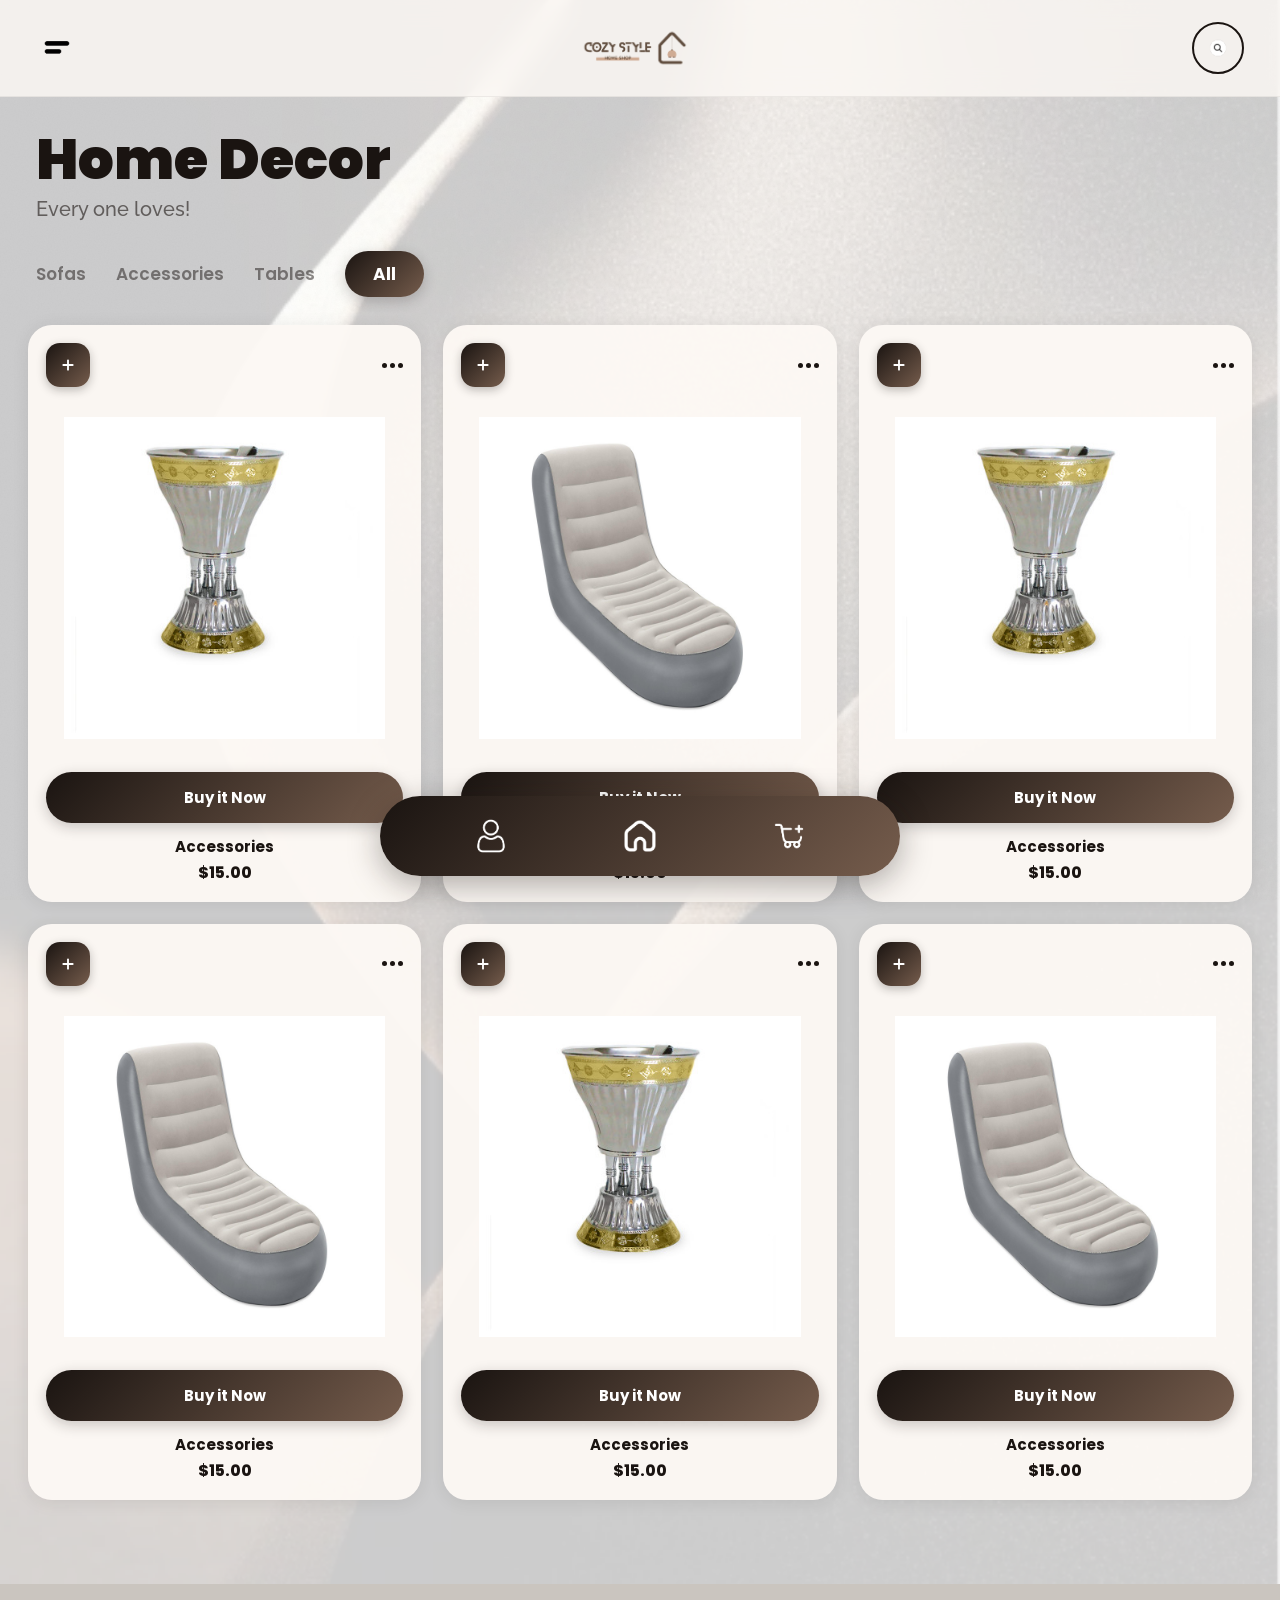
<file: accessories.html>
<!DOCTYPE html>
<html lang="en" dir="ltr">
<head>
<meta charset="UTF-8"/>
<meta name="viewport" content="width=device-width, initial-scale=1.0"/>
<title>Cousy Style – Home Decor</title>
<link href="https://fonts.googleapis.com/css2?family=Poppins:wght@400;500;600;700;800;900&family=Raleway:wght@400;500;600&display=swap" rel="stylesheet">
<style>
*,*::before,*::after{box-sizing:border-box;margin:0;padding:0}
:root{
  --dark:#1A1411;
  --brown:#755C4C;
  --tan:#C4A882;
  --grad:linear-gradient(135deg,#1A1411 0%,#755C4C 100%);
  --ff:'Poppins','Montserrat',sans-serif;
  --nav-h:clamp(62px,10vw,80px);
}

html,body{
  width:100%; min-height:100%;
  font-family:var(--ff);
}

/* ── PAGE BACKGROUND ─────────────────────── */
body{
  background:url('images/background-for-pages.png') center/cover no-repeat fixed;
  background-color:#cac5bf;
  display:flex; justify-content:center; align-items:flex-start;
  padding:0; margin:0;
}

/* ── PHONE SHELL ─────────────────────────── */
.shell{
  width:100%;
  min-height:100vh;
  display:flex; flex-direction:column;
  position:relative;
  overflow-x:hidden;
}

/* grain overlay on shell */
.shell::after{
  content:''; position:fixed; inset:0; z-index:0; pointer-events:none;
  background-image:url("data:image/svg+xml,%3Csvg xmlns='http://www.w3.org/2000/svg' width='220' height='220'%3E%3Cfilter id='n'%3E%3CfeTurbulence type='fractalNoise' baseFrequency='0.68' numOctaves='4' stitchTiles='stitch'/%3E%3CfeColorMatrix type='saturate' values='0'/%3E%3C/filter%3E%3Crect width='220' height='220' filter='url(%23n)' opacity='0.04'/%3E%3C/svg%3E");
  background-size:220px; mix-blend-mode:multiply;
}
.shell>*{position:relative;z-index:1;}

/* inner card feel on mobile */
@media(max-width:639px){
  body{padding:clamp(10px,3vw,20px) clamp(8px,3vw,16px) clamp(20px,5vw,36px);}
  .shell{
    max-width:440px;
    border-radius:clamp(24px,6vw,40px);
    overflow:hidden;
    min-height:unset;
    box-shadow:0 24px 80px rgba(0,0,0,.18),0 4px 16px rgba(0,0,0,.09);
  }
}

/* ── HEADER ──────────────────────────────── */
.top-header{
  display:flex; align-items:center; justify-content:space-between;
  padding:clamp(14px,2.5vw,22px) clamp(16px,3.5vw,36px);
  background:rgba(252,248,244,.82);
  backdrop-filter:blur(12px);
  position:sticky; top:0; z-index:100;
  border-bottom:1px solid rgba(26,20,17,.06);
}

/* menu btn */
.menu-btn{
  display:flex; flex-direction:column; gap:clamp(3.5px,.5vw,5.5px);
  cursor:pointer; padding:4px; background:none; border:none;
}
.menu-btn span{
  display:block; background:var(--dark); border-radius:2px;
  height:clamp(2px,.25vw,3px);
}
.menu-btn span:nth-child(1){width:clamp(22px,3.5vw,32px);}
.menu-btn span:nth-child(2){width:clamp(14px,2.2vw,22px);}
.menu-btn span:nth-child(3){width:clamp(18px,2.8vw,28px);}

/* logo center */
.header-logo{
  display:flex; flex-direction:column; align-items:center; gap:2px;
}
.header-logo img{
  height:clamp(20px,3vw,34px); width:auto; object-fit:contain;
}
.header-logo-sub{
  font-family:'Raleway',sans-serif; font-weight:500;
  font-size:clamp(5.5px,.7vw,8px); letter-spacing:.22em;
  color:var(--tan); text-transform:uppercase;
  display:flex; align-items:center; gap:5px;
}
.header-logo-sub::before,.header-logo-sub::after{
  content:''; display:block; width:clamp(14px,2vw,24px); height:1.4px;
  background:linear-gradient(90deg,transparent,var(--brown),transparent);
  border-radius:2px;
}
.header-logo-fb{display:none;align-items:center;gap:6px;}
.header-logo-name{font-weight:900;font-size:clamp(11px,1.5vw,18px);letter-spacing:.10em;color:var(--dark);text-transform:uppercase;}

/* search btn */
.search-btn{
  width:clamp(36px,4.5vw,52px); height:clamp(36px,4.5vw,52px);
  border-radius:50%; border:2px solid var(--dark);
  background:transparent; cursor:pointer;
  display:flex; align-items:center; justify-content:center;
  transition:background .2s;
}
.search-btn:hover{background:rgba(26,20,17,.06);}
.search-btn img,.search-btn svg{
  width:clamp(14px,1.8vw,22px); height:auto; object-fit:contain;
}

/* ── TITLE BLOCK ─────────────────────────── */
.title-block{
  padding:clamp(18px,3vw,34px) clamp(16px,3.5vw,36px) clamp(10px,1.5vw,18px);
}
.page-title{
  font-weight:900; color:var(--dark);
  font-size:clamp(26px,5vw,56px); line-height:1.05;
  margin-bottom:clamp(4px,.6vw,8px);
}
.page-subtitle{
  font-family:'Raleway',sans-serif; font-weight:500;
  font-size:clamp(13px,1.8vw,20px); color:rgba(26,20,17,.60);
}

/* ── CATEGORY TABS ───────────────────────── */
.tabs-row{
  display:flex; align-items:center;
  gap:clamp(12px,2.5vw,30px);
  padding:clamp(6px,1.2vw,12px) clamp(16px,3.5vw,36px) clamp(10px,1.8vw,18px);
  overflow-x:auto; scrollbar-width:none;
}
.tabs-row::-webkit-scrollbar{display:none;}
.tab-item{
  font-weight:600; font-size:clamp(12px,1.5vw,17px);
  color:rgba(26,20,17,.50); cursor:pointer; white-space:nowrap;
  background:none; border:none; padding:0; transition:color .2s;
  font-family:var(--ff);
}
.tab-item:hover{color:var(--dark);}
.tab-item.active{
  background:var(--grad); color:#fff;
  border-radius:999px;
  padding:clamp(6px,.9vw,10px) clamp(16px,2.5vw,28px);
  font-weight:700;
  box-shadow:0 4px 14px rgba(26,20,17,.22);
}

/* ── PRODUCTS GRID ───────────────────────── */
.products-main{
  padding:clamp(4px,.8vw,10px) clamp(12px,2.5vw,28px) 0;
  flex:1;
}
.prod-grid{
  display:grid;
  grid-template-columns:1fr 1fr;
  gap:clamp(10px,2vw,22px);
}
@media(max-width:380px){
  .prod-grid{grid-template-columns:1fr;}
}
@media(min-width:1024px){
  .prod-grid{grid-template-columns:repeat(3,1fr);}
}
@media(min-width:1400px){
  .prod-grid{grid-template-columns:repeat(4,1fr);}
}

/* ── PRODUCT CARD ────────────────────────── */
.prod-card{
  background:rgba(252,248,244,.96);
  border-radius:clamp(14px,2vw,24px);
  padding:clamp(10px,1.5vw,18px);
  display:flex; flex-direction:column; align-items:center;
  box-shadow:0 2px 18px rgba(0,0,0,.08);
  transition:transform .2s, box-shadow .2s;
}
.prod-card:hover{transform:translateY(-2px);box-shadow:0 6px 28px rgba(0,0,0,.12);}

.card-top{
  width:100%; display:flex; align-items:center;
  justify-content:space-between;
  margin-bottom:clamp(6px,1vw,12px);
}
.card-add{
  width:clamp(30px,3.5vw,44px); height:clamp(30px,3.5vw,44px);
  border-radius:clamp(8px,1.2vw,14px); background:var(--grad);
  border:none; cursor:pointer; flex-shrink:0;
  display:flex; align-items:center; justify-content:center;
  box-shadow:0 3px 10px rgba(26,20,17,.28);
  transition:opacity .2s;
}
.card-add:hover{opacity:.82;}
.card-add svg{width:clamp(11px,1.4vw,16px); height:auto;}

.card-dots{display:flex;gap:3px;align-items:center;cursor:pointer;}
.card-dots span{
  display:block;
  width:clamp(3.5px,.45vw,5px); height:clamp(3.5px,.45vw,5px);
  border-radius:50%; background:var(--dark);
}

.card-img{
  width:100%; aspect-ratio:1/1;
  display:flex; align-items:center; justify-content:center;
  padding:clamp(8px,1.5vw,18px);
  margin-bottom:clamp(8px,1.2vw,16px);
}
.card-img img{
  max-width:100%; max-height:100%;
  object-fit:contain; display:block;
}

.card-buy{
  width:100%;
  padding:clamp(9px,1.1vw,14px) clamp(6px,1vw,10px);
  border-radius:999px; background:var(--grad); color:#fff;
  font-family:var(--ff); font-weight:700;
  font-size:clamp(10px,1.2vw,15px);
  border:none; cursor:pointer;
  margin-bottom:clamp(6px,.9vw,12px);
  box-shadow:0 4px 14px rgba(26,20,17,.22);
  transition:opacity .2s;
}
.card-buy:hover{opacity:.86;}

.card-name{
  font-weight:700; font-size:clamp(11px,1.2vw,15px);
  color:var(--dark); text-align:center; margin-bottom:3px;
}
.card-price{
  font-weight:800; font-size:clamp(11px,1.2vw,15px);
  color:var(--dark); text-align:center;
}

/* ── BOTTOM FLOATING NAV ─────────────────── */
.page-spacer{
  /* push content above nav */
  height:calc(var(--nav-h) + clamp(16px,3vw,28px));
  flex-shrink:0;
}

.bottom-nav{
  position:fixed; bottom:clamp(14px,2.5vw,24px);
  left:50%; transform:translateX(-50%);
  width:min(calc(100% - clamp(32px,8vw,80px)), 520px);
  height:var(--nav-h);
  background:var(--grad);
  border-radius:999px;
  display:flex; align-items:center; justify-content:space-around;
  padding:0 clamp(16px,3vw,36px);
  box-shadow:0 8px 32px rgba(26,20,17,.35);
  z-index:200;
}
.nav-btn{
  width:clamp(38px,5vw,52px); height:clamp(38px,5vw,52px);
  display:flex; align-items:center; justify-content:center;
  background:none; border:none; cursor:pointer;
  border-radius:50%; transition:background .2s;
}
.nav-btn:hover{background:rgba(255,255,255,.12);}
.nav-btn img{
  width:clamp(26px,3.2vw,38px); height:clamp(26px,3.2vw,38px);
  object-fit:contain; filter:brightness(0) invert(1);
}
.nav-btn svg{
  width:clamp(22px,2.8vw,32px); height:clamp(22px,2.8vw,32px);
}
</style>
</head>
<body>
<div class="shell">

  <!-- ══ HEADER ══ -->
  <header class="top-header">

    <!-- Menu icon -->
    <button class="menu-btn" aria-label="Menu">
      <img src="images/menu-for-menu.png" alt="Menu"
           style="width:clamp(22px,3vw,34px);height:auto;object-fit:contain;"
           onerror="this.style.display='none';this.nextElementSibling.style.display='flex'"/>
      <div style="display:none;flex-direction:column;gap:4px;">
        <span style="display:block;background:#1A1411;border-radius:2px;height:2.5px;width:clamp(20px,3vw,30px);"></span>
        <span style="display:block;background:#1A1411;border-radius:2px;height:2.5px;width:clamp(13px,2vw,20px);"></span>
        <span style="display:block;background:#1A1411;border-radius:2px;height:2.5px;width:clamp(16px,2.5vw,24px);"></span>
      </div>
    </button>

    <!-- Centre: logo-menu.png — contains full brand with house -->
    <div class="header-logo">
      <img src="images/logo-menu.png" alt="Cousy Style"
           style="height:clamp(28px,4vw,48px);width:auto;object-fit:contain;display:block;"
           onerror="this.style.display='none';document.getElementById('hLogoFb').style.display='flex'"/>
      <div id="hLogoFb" class="header-logo-fb" style="display:none;">
        <span class="header-logo-name">Cousy Style</span>
        <svg style="width:clamp(20px,2.8vw,34px);height:auto" viewBox="0 0 58 62" fill="none">
          <polyline points="4,28 29,4 54,28" stroke="#1A1411" stroke-width="4" stroke-linecap="round" stroke-linejoin="round"/>
          <line x1="10" y1="27" x2="10" y2="56" stroke="#1A1411" stroke-width="4" stroke-linecap="round"/>
          <line x1="48" y1="27" x2="48" y2="56" stroke="#1A1411" stroke-width="4" stroke-linecap="round"/>
          <line x1="10" y1="56" x2="48" y2="56" stroke="#1A1411" stroke-width="4" stroke-linecap="round"/>
          <line x1="29" y1="14" x2="29" y2="33" stroke="#1A1411" stroke-width="2.2" stroke-linecap="round"/>
          <ellipse cx="29" cy="38" rx="8" ry="6" fill="#C4A882"/>
        </svg>
      </div>
    </div>

    <!-- Search circle -->
    <button class="search-btn" aria-label="Search">
      <img src="images/search.png" alt="Search"
           onerror="this.style.display='none';this.nextElementSibling.style.display='block'"/>
      <svg style="display:none" viewBox="0 0 24 24" fill="none" stroke="#1A1411" stroke-width="2.2" stroke-linecap="round">
        <circle cx="11" cy="11" r="7"/><line x1="16.5" y1="16.5" x2="22" y2="22"/>
      </svg>
    </button>

  </header>

  <!-- ══ TITLE ══ -->
  <div class="title-block">
    <h1 class="page-title">Home Decor</h1>
    <p class="page-subtitle">Every one loves!</p>
  </div>

  <!-- ══ TABS ══ -->
  <div class="tabs-row" id="tabsRow">
    <button class="tab-item" onclick="setTab(this,'sofas')">Sofas</button>
    <button class="tab-item" onclick="setTab(this,'accessories')">Accessories</button>
    <button class="tab-item" onclick="setTab(this,'tables')">Tables</button>
    <button class="tab-item active" onclick="setTab(this,'all')">All</button>
  </div>

  <!-- ══ PRODUCTS ══ -->
  <main class="products-main">
    <div class="prod-grid">

      <!-- Row 1 -->
      <div class="prod-card">
        <div class="card-top">
          <button class="card-add"><svg viewBox="0 0 24 24" fill="none" stroke="white" stroke-width="2.8" stroke-linecap="round"><line x1="12" y1="5" x2="12" y2="19"/><line x1="5" y1="12" x2="19" y2="12"/></svg></button>
          <div class="card-dots"><span></span><span></span><span></span></div>
        </div>
        <div class="card-img"><img src="images/IMG_4837.JPG (1).jpeg" alt="Accessories" onerror="this.src='images/IMG_4837.JPG'"/></div>
        <button class="card-buy">Buy it Now</button>
        <p class="card-name">Accessories</p>
        <p class="card-price">$15.00</p>
      </div>

      <div class="prod-card">
        <div class="card-top">
          <button class="card-add"><svg viewBox="0 0 24 24" fill="none" stroke="white" stroke-width="2.8" stroke-linecap="round"><line x1="12" y1="5" x2="12" y2="19"/><line x1="5" y1="12" x2="19" y2="12"/></svg></button>
          <div class="card-dots"><span></span><span></span><span></span></div>
        </div>
        <div class="card-img"><img src="images/chaire.jpeg" alt="Chair"/></div>
        <button class="card-buy">Buy it Now</button>
        <p class="card-name">Accessories</p>
        <p class="card-price">$15.00</p>
      </div>

      <!-- Row 2 -->
      <div class="prod-card">
        <div class="card-top">
          <button class="card-add"><svg viewBox="0 0 24 24" fill="none" stroke="white" stroke-width="2.8" stroke-linecap="round"><line x1="12" y1="5" x2="12" y2="19"/><line x1="5" y1="12" x2="19" y2="12"/></svg></button>
          <div class="card-dots"><span></span><span></span><span></span></div>
        </div>
        <div class="card-img"><img src="images/IMG_4837.JPG (1).jpeg" alt="Accessories" onerror="this.src='images/IMG_4837.JPG'"/></div>
        <button class="card-buy">Buy it Now</button>
        <p class="card-name">Accessories</p>
        <p class="card-price">$15.00</p>
      </div>

      <div class="prod-card">
        <div class="card-top">
          <button class="card-add"><svg viewBox="0 0 24 24" fill="none" stroke="white" stroke-width="2.8" stroke-linecap="round"><line x1="12" y1="5" x2="12" y2="19"/><line x1="5" y1="12" x2="19" y2="12"/></svg></button>
          <div class="card-dots"><span></span><span></span><span></span></div>
        </div>
        <div class="card-img"><img src="images/chaire.jpeg" alt="Chair"/></div>
        <button class="card-buy">Buy it Now</button>
        <p class="card-name">Accessories</p>
        <p class="card-price">$15.00</p>
      </div>

      <!-- Row 3 -->
      <div class="prod-card">
        <div class="card-top">
          <button class="card-add"><svg viewBox="0 0 24 24" fill="none" stroke="white" stroke-width="2.8" stroke-linecap="round"><line x1="12" y1="5" x2="12" y2="19"/><line x1="5" y1="12" x2="19" y2="12"/></svg></button>
          <div class="card-dots"><span></span><span></span><span></span></div>
        </div>
        <div class="card-img"><img src="images/IMG_4837.JPG (1).jpeg" alt="Accessories" onerror="this.src='images/IMG_4837.JPG'"/></div>
        <button class="card-buy">Buy it Now</button>
        <p class="card-name">Accessories</p>
        <p class="card-price">$15.00</p>
      </div>

      <div class="prod-card">
        <div class="card-top">
          <button class="card-add"><svg viewBox="0 0 24 24" fill="none" stroke="white" stroke-width="2.8" stroke-linecap="round"><line x1="12" y1="5" x2="12" y2="19"/><line x1="5" y1="12" x2="19" y2="12"/></svg></button>
          <div class="card-dots"><span></span><span></span><span></span></div>
        </div>
        <div class="card-img"><img src="images/chaire.jpeg" alt="Chair"/></div>
        <button class="card-buy">Buy it Now</button>
        <p class="card-name">Accessories</p>
        <p class="card-price">$15.00</p>
      </div>

    </div>
  </main>

  <!-- spacer so content doesn't hide behind nav -->
  <div class="page-spacer"></div>

</div><!-- /shell -->

<!-- ══ BOTTOM NAV ══ -->
<nav class="bottom-nav" aria-label="Main navigation">

  <button class="nav-btn" aria-label="Profile">
    <img src="images/users (2).png" alt="User"
         onerror="this.style.display='none';this.nextElementSibling.style.display='block'"/>
    <svg style="display:none" viewBox="0 0 24 24" fill="none" stroke="white" stroke-width="1.8" stroke-linecap="round" stroke-linejoin="round">
      <circle cx="12" cy="8" r="4.5"/><path d="M3.5 21c0-5 3.8-8.5 8.5-8.5s8.5 3.5 8.5 8.5"/>
    </svg>
  </button>

  <button class="nav-btn" aria-label="Home">
    <img src="images/home-logo.png" alt="Home"
         onerror="this.style.display='none';this.nextElementSibling.style.display='block'"/>
    <svg style="display:none" viewBox="0 0 24 24" fill="none" stroke="white" stroke-width="1.8" stroke-linecap="round" stroke-linejoin="round">
      <path d="M3 9.5L12 3l9 6.5V20a1 1 0 01-1 1H4a1 1 0 01-1-1V9.5z"/>
      <path d="M9 21V12h6v9"/>
    </svg>
  </button>

  <button class="nav-btn" aria-label="Cart">
    <img src="images/cart.png" alt="Cart"
         onerror="this.style.display='none';this.nextElementSibling.style.display='block'"/>
    <svg style="display:none" viewBox="0 0 24 24" fill="none" stroke="white" stroke-width="1.8" stroke-linecap="round" stroke-linejoin="round">
      <circle cx="9" cy="21" r="1"/><circle cx="20" cy="21" r="1"/>
      <path d="M1 1h4l2.68 13.39a2 2 0 002 1.61h9.72a2 2 0 002-1.61L23 6H6"/>
    </svg>
  </button>

</nav>

<script>
function setTab(el, cat) {
  document.querySelectorAll('.tab-item').forEach(t => t.classList.remove('active'));
  el.classList.add('active');
}
</script>
</body>
</html>
</file>
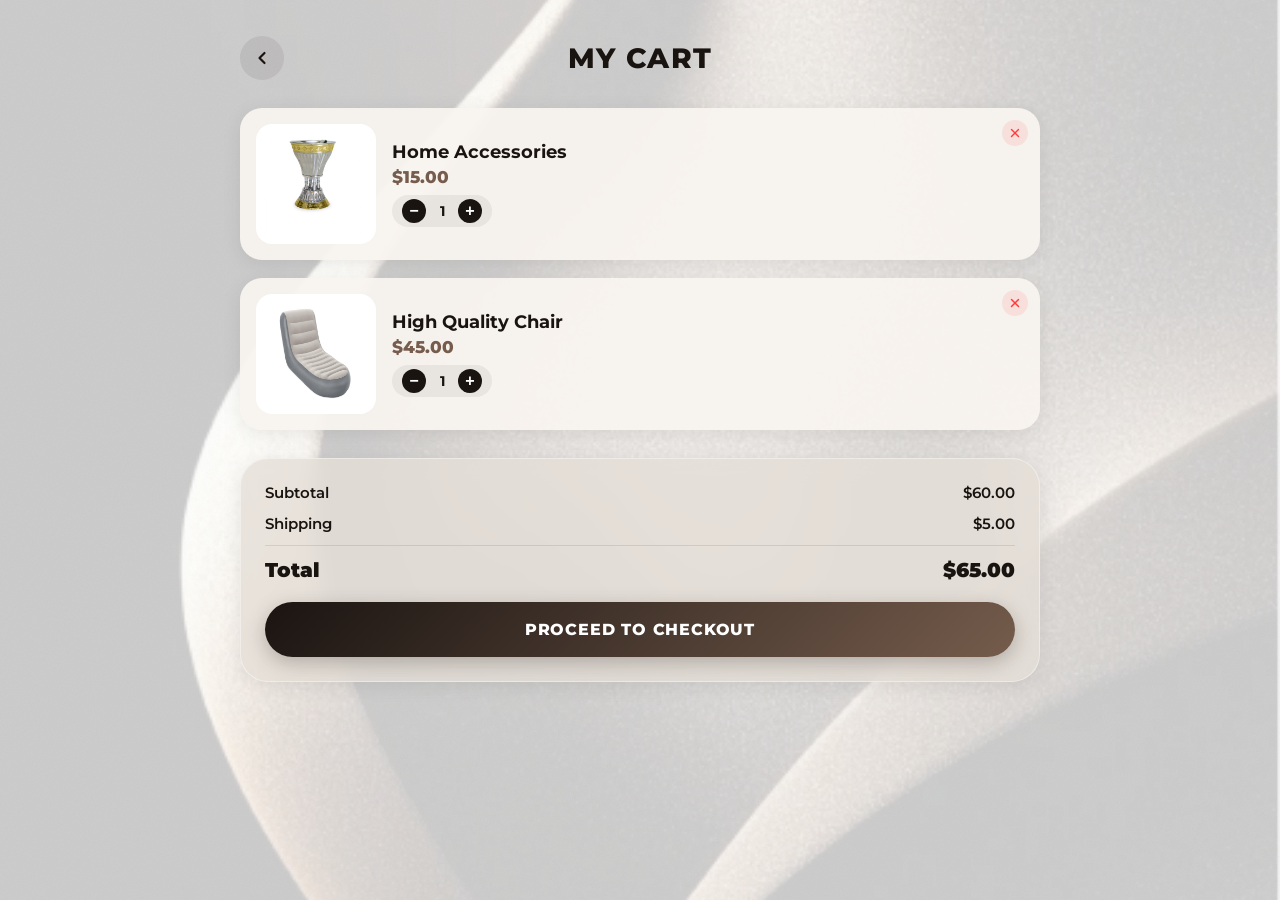
<file: cart.html>
<!DOCTYPE html>
<html lang="en" dir="ltr">
<head>
  <meta charset="UTF-8"/>
  <meta name="viewport" content="width=device-width, initial-scale=1.0"/>
  <title>Cousy Style – Cart</title>
  <link href="https://fonts.googleapis.com/css2?family=Montserrat:wght@400;500;600;700;800;900&family=Raleway:wght@400;500;600&display=swap" rel="stylesheet">
  <style>
    *, *::before, *::after { box-sizing: border-box; margin: 0; padding: 0; }
    :root {
      --dark  : #1A1411;
      --brown : #755C4C;
      --tan   : #C4A882;
      --grad  : linear-gradient(135deg, #1A1411 0%, #755C4C 100%);
    }
    html, body { width: 100%; min-height: 100%; }
    body {
      font-family: 'Montserrat', sans-serif;
      background: url('images/background-for-pages.png') center center / cover no-repeat fixed;
      background-color: #d4cfc9;
      min-height: 100vh;
      display: flex;
      justify-content: center;
      align-items: flex-start;
      padding: clamp(16px, 4vw, 36px) clamp(12px, 4vw, 28px) 110px;
    }
    body::after {
      content: ''; position: fixed; inset: 0; z-index: 0; pointer-events: none;
      background-image: url("data:image/svg+xml,%3Csvg xmlns='http://www.w3.org/2000/svg' width='220' height='220'%3E%3Cfilter id='n'%3E%3CfeTurbulence type='fractalNoise' baseFrequency='0.68' numOctaves='4' stitchTiles='stitch'/%3E%3CfeColorMatrix type='saturate' values='0'/%3E%3C/filter%3E%3Crect width='220' height='220' filter='url(%23n)' opacity='0.05'/%3E%3C/svg%3E");
      background-size: 220px; mix-blend-mode: multiply;
    }
    .page-wrap {
      position: relative; z-index: 1; width: 100%; max-width: 480px;
      display: flex; flex-direction: column; gap: clamp(12px, 3vw, 18px);
    }
    .page-header {
      display: flex; align-items: center; justify-content: space-between;
      margin-bottom: 10px;
    }
    .page-title {
      font-size: clamp(20px, 5vw, 28px); font-weight: 800; color: var(--dark);
      text-transform: uppercase; letter-spacing: 0.05em;
    }
    .back-btn {
      width: clamp(36px, 8vw, 44px); height: clamp(36px, 8vw, 44px);
      border-radius: 50%; border: none; cursor: pointer;
      background: rgba(26,20,17,0.08);
      display: flex; align-items: center; justify-content: center;
      transition: background .2s; text-decoration: none;
    }
    .back-btn:hover { background: rgba(26,20,17,0.15); }
    .back-btn svg { width: clamp(16px, 4vw, 20px); height: auto; }

    /* Cart Item */
    .cart-item {
      background: rgba(248, 244, 240, 0.94);
      border-radius: clamp(16px, 4vw, 22px);
      padding: clamp(12px, 3vw, 16px);
      display: flex; align-items: center; gap: clamp(10px, 3vw, 16px);
      box-shadow: 0 4px 20px rgba(0,0,0,0.08);
      position: relative;
    }
    .cart-img {
      width: clamp(70px, 18vw, 90px); height: clamp(70px, 18vw, 90px);
      background: #fff; border-radius: clamp(10px, 2.5vw, 16px);
      display: flex; align-items: center; justify-content: center;
      padding: 6px; flex-shrink: 0;
    }
    .cart-img img { max-width: 100%; max-height: 100%; object-fit: contain; }
    .cart-info { flex: 1; display: flex; flex-direction: column; }
    .cart-name { font-weight: 700; font-size: clamp(13px, 3.5vw, 16px); color: var(--dark); margin-bottom: 4px; }
    .cart-price { font-weight: 800; font-size: clamp(12px, 3.2vw, 15px); color: var(--brown); margin-bottom: 8px; }
    .cart-qty {
      display: flex; align-items: center; gap: 8px;
      background: rgba(26,20,17,0.06); border-radius: 999px;
      padding: 4px 10px; width: fit-content;
    }
    .qty-btn {
      width: clamp(18px, 4.5vw, 24px); height: clamp(18px, 4.5vw, 24px); border-radius: 50%;
      background: var(--dark); color: #fff; border: none; cursor: pointer;
      font-size: clamp(12px, 3vw, 16px); font-weight: 800;
      display: flex; align-items: center; justify-content: center; line-height: 1;
    }
    .qty-num { font-weight: 700; font-size: clamp(12px, 3vw, 14px); color: var(--dark); min-width: 16px; text-align: center; }
    
    .remove-btn {
      position: absolute; top: 12px; right: 12px;
      background: rgba(255, 60, 60, 0.1); border: none; border-radius: 50%;
      width: 26px; height: 26px; display: flex; align-items: center; justify-content: center;
      cursor: pointer; color: #ff3c3c; transition: background 0.2s;
    }
    .remove-btn:hover { background: rgba(255, 60, 60, 0.2); }
    .remove-btn svg { width: 14px; height: 14px; }

    /* Summary Block */
    .summary-block {
      background: rgba(228, 222, 214, 0.78); backdrop-filter: blur(10px); -webkit-backdrop-filter: blur(10px);
      border-radius: clamp(20px, 5vw, 28px); padding: clamp(16px, 4vw, 24px);
      border: 1px solid rgba(255,255,255,0.40); box-shadow: 0 4px 20px rgba(0,0,0,0.08);
      margin-top: 10px;
    }
    .summary-row {
      display: flex; justify-content: space-between; align-items: center;
      margin-bottom: 12px; font-weight: 600; font-size: clamp(13px, 3.5vw, 15px); color: var(--dark);
    }
    .summary-row.total {
      font-size: clamp(16px, 4vw, 20px); font-weight: 900;
      border-top: 1px solid rgba(26,20,17,0.1); padding-top: 12px; margin-bottom: 0;
    }
    
    .checkout-btn {
      width: 100%; margin-top: 20px;
      padding: clamp(14px, 3.8vw, 18px); border-radius: 999px;
      background: var(--grad); color: #fff; text-transform: uppercase; letter-spacing: 0.05em;
      font-family: 'Montserrat', sans-serif; font-weight: 800; font-size: clamp(13px, 3.5vw, 16px);
      border: none; cursor: pointer; box-shadow: 0 6px 20px rgba(26,20,17,.25); text-align: center; text-decoration: none;
      display: block; transition: opacity .2s, transform .2s;
    }
    .checkout-btn:hover { opacity: .9; transform: translateY(-2px); }

    @media (min-width: 640px) { .page-wrap { max-width: 660px; } }
    @media (min-width: 1024px) {
      .page-wrap { max-width: 800px; }
      .cart-img { width: 120px; height: 120px; }
      .cart-name { font-size: 18px; }
      .cart-price { font-size: 17px; }
    }
  </style>
</head>
<body>

<div class="page-wrap">
  <div class="page-header">
    <a href="index.html" class="back-btn" aria-label="Back">
      <svg viewBox="0 0 24 24" fill="none" stroke="#1A1411" stroke-width="2.6" stroke-linecap="round" stroke-linejoin="round">
        <polyline points="15 18 9 12 15 6"/>
      </svg>
    </a>
    <h1 class="page-title">My Cart</h1>
    <div style="width: 44px;"></div>
  </div>

  <div class="cart-item">
    <button class="remove-btn">
      <svg viewBox="0 0 24 24" fill="none" stroke="currentColor" stroke-width="2.5" stroke-linecap="round"><line x1="18" y1="6" x2="6" y2="18"></line><line x1="6" y1="6" x2="18" y2="18"></line></svg>
    </button>
    <div class="cart-img"><img src="images/IMG_4837.JPG (1).jpeg" alt="Accessories" onerror="this.src='images/IMG_4837.JPG'"/></div>
    <div class="cart-info">
      <div class="cart-name">Home Accessories</div>
      <div class="cart-price">$15.00</div>
      <div class="cart-qty">
        <button class="qty-btn" onclick="this.nextElementSibling.textContent = Math.max(1, parseInt(this.nextElementSibling.textContent) - 1)">−</button>
        <span class="qty-num">1</span>
        <button class="qty-btn" onclick="this.previousElementSibling.textContent = parseInt(this.previousElementSibling.textContent) + 1">+</button>
      </div>
    </div>
  </div>

  <div class="cart-item">
    <button class="remove-btn">
      <svg viewBox="0 0 24 24" fill="none" stroke="currentColor" stroke-width="2.5" stroke-linecap="round"><line x1="18" y1="6" x2="6" y2="18"></line><line x1="6" y1="6" x2="18" y2="18"></line></svg>
    </button>
    <div class="cart-img"><img src="images/chaire.jpeg" alt="Chair" onerror="this.src='images/IMG_4837.JPG'"/></div>
    <div class="cart-info">
      <div class="cart-name">High Quality Chair</div>
      <div class="cart-price">$45.00</div>
      <div class="cart-qty">
        <button class="qty-btn" onclick="this.nextElementSibling.textContent = Math.max(1, parseInt(this.nextElementSibling.textContent) - 1)">−</button>
        <span class="qty-num">1</span>
        <button class="qty-btn" onclick="this.previousElementSibling.textContent = parseInt(this.previousElementSibling.textContent) + 1">+</button>
      </div>
    </div>
  </div>

  <div class="summary-block">
    <div class="summary-row"><span>Subtotal</span><span>$60.00</span></div>
    <div class="summary-row"><span>Shipping</span><span>$5.00</span></div>
    <div class="summary-row total"><span>Total</span><span>$65.00</span></div>
    
    <a href="checkout.html" class="checkout-btn">Proceed to Checkout</a>
  </div>

</div>

</body>
</html>
</file>
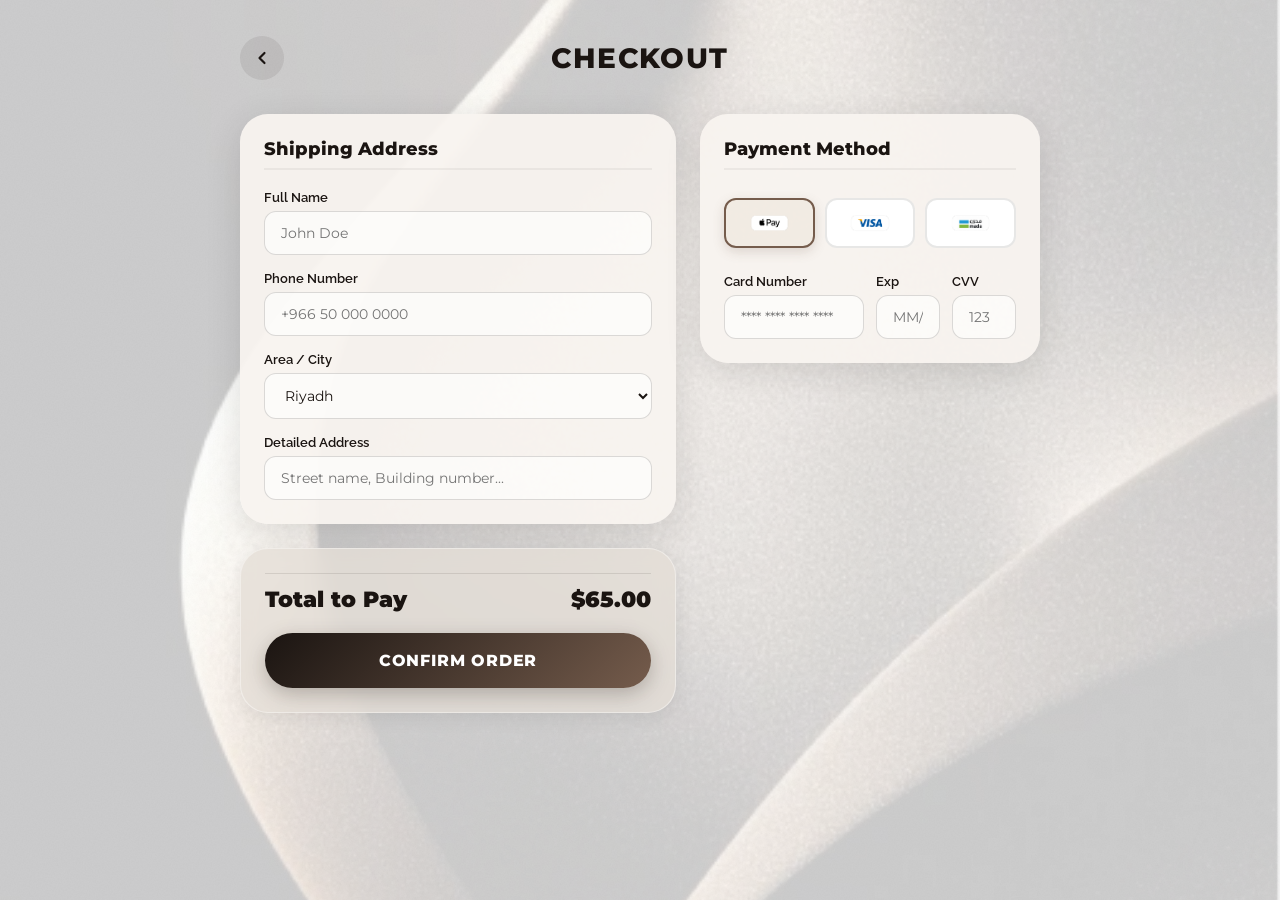
<file: checkout.html>
<!DOCTYPE html>
<html lang="en" dir="ltr">
<head>
  <meta charset="UTF-8"/>
  <meta name="viewport" content="width=device-width, initial-scale=1.0"/>
  <title>Cousy Style – Checkout</title>
  <link href="https://fonts.googleapis.com/css2?family=Montserrat:wght@400;500;600;700;800;900&family=Raleway:wght@400;500;600&display=swap" rel="stylesheet">
  <style>
    *, *::before, *::after { box-sizing: border-box; margin: 0; padding: 0; }
    :root {
      --dark  : #1A1411;
      --brown : #755C4C;
      --tan   : #C4A882;
      --grad  : linear-gradient(135deg, #1A1411 0%, #755C4C 100%);
    }
    html, body { width: 100%; min-height: 100%; }
    body {
      font-family: 'Montserrat', sans-serif;
      background: url('images/background-for-pages.png') center center / cover no-repeat fixed;
      background-color: #d4cfc9;
      min-height: 100vh; display: flex; justify-content: center; align-items: flex-start;
      padding: clamp(16px, 4vw, 36px) clamp(12px, 4vw, 28px) 110px;
    }
    body::after {
      content: ''; position: fixed; inset: 0; z-index: 0; pointer-events: none;
      background-image: url("data:image/svg+xml,%3Csvg xmlns='http://www.w3.org/2000/svg' width='220' height='220'%3E%3Cfilter id='n'%3E%3CfeTurbulence type='fractalNoise' baseFrequency='0.68' numOctaves='4' stitchTiles='stitch'/%3E%3CfeColorMatrix type='saturate' values='0'/%3E%3C/filter%3E%3Crect width='220' height='220' filter='url(%23n)' opacity='0.05'/%3E%3C/svg%3E");
      background-size: 220px; mix-blend-mode: multiply;
    }
    .page-wrap {
      position: relative; z-index: 1; width: 100%; max-width: 480px;
      display: flex; flex-direction: column; gap: clamp(12px, 3vw, 18px);
    }
    .page-header { display: flex; align-items: center; justify-content: space-between; margin-bottom: 10px; }
    .page-title { font-size: clamp(20px, 5vw, 28px); font-weight: 800; color: var(--dark); text-transform: uppercase; letter-spacing: 0.05em; }
    .back-btn {
      width: clamp(36px, 8vw, 44px); height: clamp(36px, 8vw, 44px);
      border-radius: 50%; border: none; cursor: pointer; background: rgba(26,20,17,0.08);
      display: flex; align-items: center; justify-content: center; transition: background .2s; text-decoration: none;
    }
    .back-btn:hover { background: rgba(26,20,17,0.15); }
    .back-btn svg { width: clamp(16px, 4vw, 20px); height: auto; }

    .form-card {
      background: rgba(248, 244, 240, 0.94); border-radius: clamp(20px, 5vw, 28px);
      padding: clamp(16px, 4vw, 24px); box-shadow: 0 8px 36px rgba(0,0,0,0.12);
      display: flex; flex-direction: column; gap: 16px;
    }
    .section-title { font-weight: 800; font-size: clamp(15px, 4vw, 18px); color: var(--dark); margin-bottom: 4px; border-bottom: 2px solid rgba(26,20,17,0.05); padding-bottom: 8px;}
    
    .input-grp { display: flex; flex-direction: column; gap: 6px; }
    .input-grp label { font-family: 'Raleway', sans-serif; font-weight: 600; font-size: 13px; color: var(--dark); }
    .input-grp input, .input-grp select {
      width: 100%; padding: 12px 16px; border-radius: 12px;
      border: 1px solid rgba(26,20,17,0.15); background: rgba(255,255,255,0.6);
      font-family: 'Montserrat', sans-serif; font-size: 14px; color: var(--dark);
      outline: none; transition: border 0.3s, background 0.3s;
    }
    .input-grp input:focus, .input-grp select:focus { border-color: var(--brown); background: #fff; }
    
    .row-2 { display: grid; grid-template-columns: 1fr 1fr; gap: 12px; }

    /* Payment Methods */
    .pay-methods { display: grid; grid-template-columns: repeat(3, 1fr); gap: 10px; margin-top: 8px; }
    .pay-opt {
      background: #fff; border: 2px solid rgba(26,20,17,0.1); border-radius: 12px;
      padding: 10px; display: flex; align-items: center; justify-content: center;
      cursor: pointer; transition: all 0.2s; height: 50px;
    }
    .pay-opt img { max-width: 100%; max-height: 100%; object-fit: contain; }
    .pay-opt.active { border-color: var(--brown); background: rgba(196, 168, 130, 0.1); box-shadow: 0 4px 12px rgba(117, 92, 76, 0.2); }

    .summary-block {
      background: rgba(228, 222, 214, 0.78); backdrop-filter: blur(10px); -webkit-backdrop-filter: blur(10px);
      border-radius: clamp(20px, 5vw, 28px); padding: clamp(16px, 4vw, 24px);
      border: 1px solid rgba(255,255,255,0.40); box-shadow: 0 4px 20px rgba(0,0,0,0.08);
      margin-top: 10px;
    }
    .summary-row {
      display: flex; justify-content: space-between; align-items: center;
      margin-bottom: 12px; font-weight: 600; font-size: clamp(13px, 3.5vw, 15px); color: var(--dark);
    }
    .summary-row.total { font-size: clamp(18px, 4vw, 22px); font-weight: 900; border-top: 1px solid rgba(26,20,17,0.1); padding-top: 12px; margin-bottom: 0; }
    
    .checkout-btn {
      width: 100%; margin-top: 20px;
      padding: clamp(14px, 3.8vw, 18px); border-radius: 999px;
      background: var(--grad); color: #fff; text-transform: uppercase; letter-spacing: 0.05em;
      font-family: 'Montserrat', sans-serif; font-weight: 800; font-size: clamp(13px, 3.5vw, 16px);
      border: none; cursor: pointer; box-shadow: 0 6px 20px rgba(26,20,17,.25); text-align: center; text-decoration: none;
      display: block; transition: opacity .2s, transform .2s;
    }
    .checkout-btn:hover { opacity: .9; transform: translateY(-2px); }

    @media (min-width: 640px) { .page-wrap { max-width: 660px; } }
    @media (min-width: 1024px) {
      .page-wrap { max-width: 800px; display: grid; grid-template-columns: 1fr 340px; gap: 24px; align-items: start; }
      .page-header { grid-column: 1 / -1; }
      .form-card { margin-bottom: 0; }
      .summary-block { margin-top: 0; position: sticky; top: 24px; }
    }
  </style>
</head>
<body>

<div class="page-wrap">
  <div class="page-header">
    <a href="cart.html" class="back-btn" aria-label="Back">
      <svg viewBox="0 0 24 24" fill="none" stroke="#1A1411" stroke-width="2.6" stroke-linecap="round" stroke-linejoin="round">
        <polyline points="15 18 9 12 15 6"/>
      </svg>
    </a>
    <h1 class="page-title">Checkout</h1>
    <div style="width: 44px;"></div>
  </div>

  <div class="form-card">
    <div class="section-title">Shipping Address</div>
    
    <div class="input-grp">
      <label>Full Name</label>
      <input type="text" placeholder="John Doe">
    </div>
    
    <div class="input-grp">
      <label>Phone Number</label>
      <input type="tel" placeholder="+966 50 000 0000">
    </div>
    
    <div class="input-grp">
      <label>Area / City</label>
      <select>
        <option>Riyadh</option>
        <option>Jeddah</option>
        <option>Dammam</option>
      </select>
    </div>
    
    <div class="input-grp">
      <label>Detailed Address</label>
      <input type="text" placeholder="Street name, Building number...">
    </div>
  </div>

  <div class="form-card">
    <div class="section-title">Payment Method</div>
    <div class="pay-methods">
      <div class="pay-opt active" onclick="document.querySelectorAll('.pay-opt').forEach(el=>el.classList.remove('active')); this.classList.add('active');"><img src="images/apple-pay.png" alt="Apple Pay" onerror="this.style.display='none'"></div>
      <div class="pay-opt" onclick="document.querySelectorAll('.pay-opt').forEach(el=>el.classList.remove('active')); this.classList.add('active');"><img src="images/visa.png" alt="Visa" onerror="this.style.display='none'"></div>
      <div class="pay-opt" onclick="document.querySelectorAll('.pay-opt').forEach(el=>el.classList.remove('active')); this.classList.add('active');"><img src="images/madapay.png" alt="Mada" onerror="this.style.display='none'"></div>
    </div>
    
    <div class="row-2" style="margin-top: 10px;">
      <div class="input-grp">
        <label>Card Number</label>
        <input type="text" placeholder="**** **** **** ****">
      </div>
      <div class="row-2">
        <div class="input-grp">
          <label>Exp</label>
          <input type="text" placeholder="MM/YY">
        </div>
        <div class="input-grp">
          <label>CVV</label>
          <input type="text" placeholder="123">
        </div>
      </div>
    </div>
  </div>

  <div class="summary-block">
    <div class="summary-row total"><span>Total to Pay</span><span>$65.00</span></div>
    <button class="checkout-btn" onclick="alert('Order placed successfully!'); window.location.href='orders.html'">Confirm Order</button>
  </div>

</div>

</body>
</html>
</file>
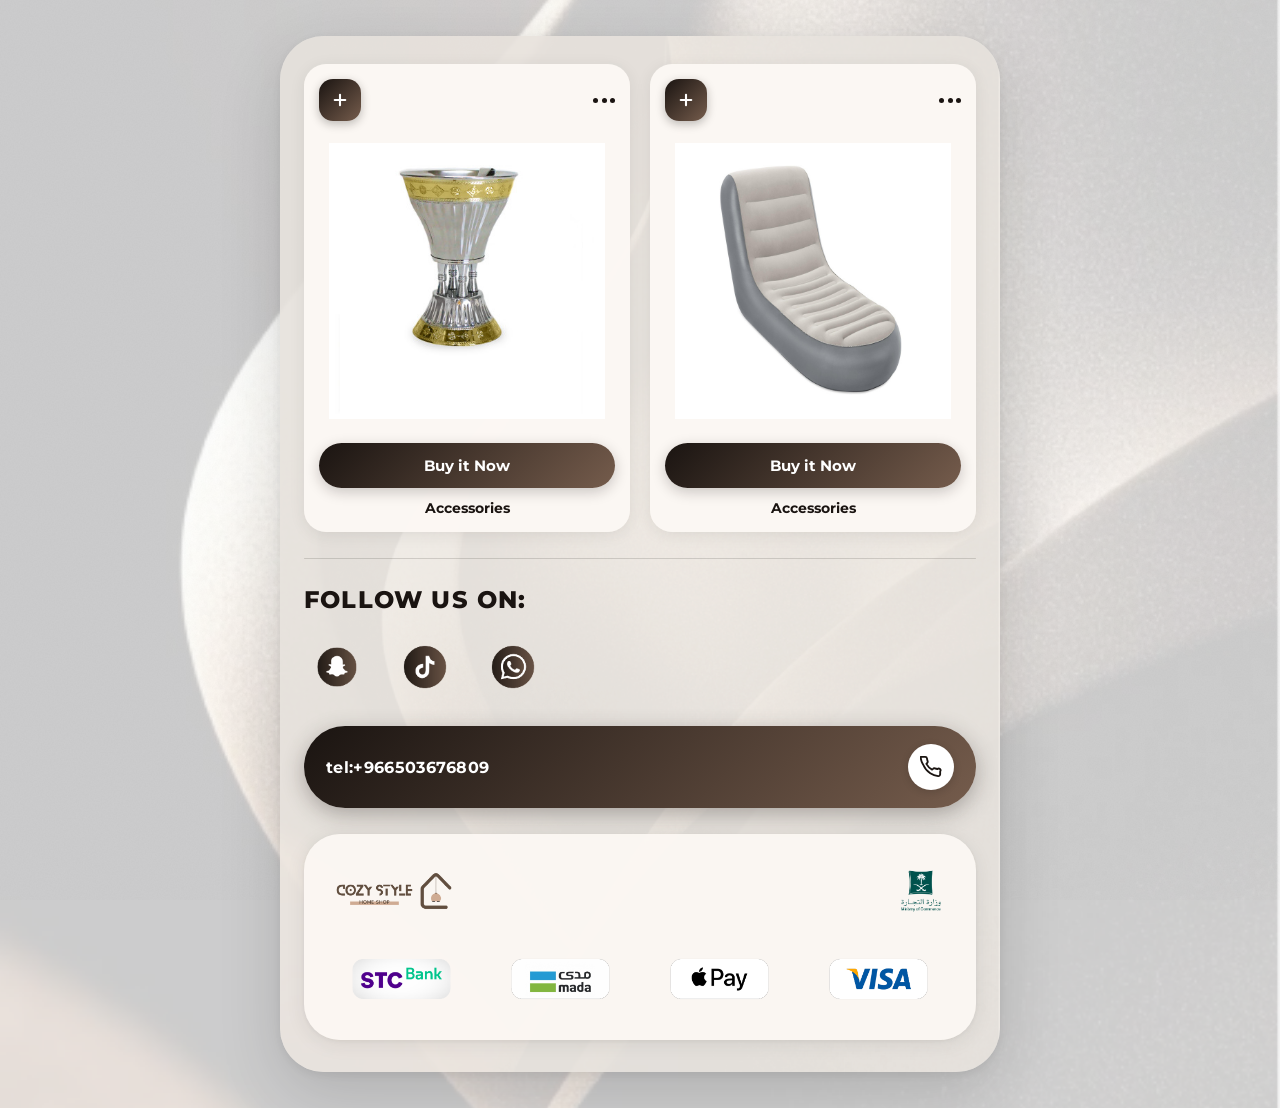
<file: contact-social.html>
<!DOCTYPE html>
<html lang="en" dir="ltr">
<head>
  <meta charset="UTF-8"/>
  <meta name="viewport" content="width=device-width, initial-scale=1.0"/>
  <title>Cousy Style – Contact & Social</title>
  <link href="https://fonts.googleapis.com/css2?family=Montserrat:wght@400;500;600;700;800;900&family=Raleway:wght@400;500;600&display=swap" rel="stylesheet">
  <style>
    *, *::before, *::after { box-sizing: border-box; margin: 0; padding: 0; }
    :root {
      --dark : #1A1411;
      --brown: #755C4C;
      --tan  : #C4A882;
      --grad : linear-gradient(135deg, #1A1411 0%, #755C4C 100%);
    }

    html, body { width: 100%; min-height: 100%; font-family: 'Montserrat', sans-serif; }

    body {
      background: url('images/background-for-pages.png') center / cover no-repeat fixed;
      background-color: #d0cbc4;
      min-height: 100vh;
      display: flex; justify-content: center; align-items: flex-start;
      padding: clamp(16px, 4vw, 36px) clamp(12px, 4vw, 24px);
    }

    /* grain */
    body::after {
      content: ''; position: fixed; inset: 0; z-index: 0; pointer-events: none;
      background-image: url("data:image/svg+xml,%3Csvg xmlns='http://www.w3.org/2000/svg' width='220' height='220'%3E%3Cfilter id='n'%3E%3CfeTurbulence type='fractalNoise' baseFrequency='0.68' numOctaves='4' stitchTiles='stitch'/%3E%3CfeColorMatrix type='saturate' values='0'/%3E%3C/filter%3E%3Crect width='220' height='220' filter='url(%23n)' opacity='0.05'/%3E%3C/svg%3E");
      background-size: 220px; mix-blend-mode: multiply;
    }

    /* ── MAIN SHELL ───────────────────────────── */
    .shell {
      position: relative; z-index: 1;
      width: 100%; max-width: 460px;
      background: rgba(238, 233, 226, 0.88);
      border-radius: clamp(28px, 7vw, 44px);
      overflow: hidden;
      box-shadow: 0 20px 64px rgba(0,0,0,.14), 0 3px 12px rgba(0,0,0,.07);
      display: flex; flex-direction: column;
      padding: clamp(18px, 5vw, 28px) clamp(16px, 4.5vw, 24px) clamp(22px, 6vw, 32px);
      gap: clamp(16px, 4.5vw, 26px);
    }
    .shell::before {
      content: ''; position: absolute; inset: 0;
      background: url('images/background-for-pages.png') center / cover no-repeat;
      opacity: 0.22; z-index: 0; pointer-events: none;
    }
    .shell > * { position: relative; z-index: 1; }

    /* ── PRODUCT CARDS ────────────────────────── */
    .products-row {
      display: grid;
      grid-template-columns: 1fr 1fr;
      gap: clamp(10px, 3vw, 16px);
    }
    @media (max-width: 340px) { .products-row { grid-template-columns: 1fr; } }

    .p-card {
      background: rgba(252, 248, 244, 0.96);
      border-radius: clamp(16px, 4.5vw, 22px);
      padding: clamp(11px, 3vw, 15px);
      display: flex; flex-direction: column; align-items: center;
      box-shadow: 0 3px 16px rgba(0,0,0,.08);
    }
    .p-top {
      width: 100%; display: flex; align-items: center;
      justify-content: space-between; margin-bottom: clamp(8px, 2vw, 12px);
    }
    .p-add {
      width: clamp(34px, 8vw, 42px); height: clamp(34px, 8vw, 42px);
      border-radius: clamp(10px, 2.5vw, 14px); background: var(--grad);
      border: none; cursor: pointer;
      display: flex; align-items: center; justify-content: center;
      box-shadow: 0 3px 10px rgba(26,20,17,.28);
    }
    .p-add svg { width: clamp(14px, 3.5vw, 18px); height: auto; }
    .p-dots { display: flex; gap: 3.5px; align-items: center; cursor: pointer; }
    .p-dots span { display: block; width: clamp(4px, 1vw, 5px); height: clamp(4px, 1vw, 5px); border-radius: 50%; background: var(--dark); }

    .p-img {
      width: 100%; aspect-ratio: 1/1;
      display: flex; align-items: center; justify-content: center;
      padding: clamp(6px, 2vw, 10px); margin-bottom: clamp(10px, 2.5vw, 14px);
    }
    .p-img img { max-width: 100%; max-height: 100%; object-fit: contain; }

    .p-buy {
      width: 100%; padding: clamp(10px, 2.5vw, 13px);
      border-radius: 999px; background: var(--grad); color: #fff;
      font-family: 'Montserrat', sans-serif; font-weight: 700;
      font-size: clamp(11px, 3vw, 15px); border: none; cursor: pointer;
      margin-bottom: clamp(8px, 2vw, 11px);
      box-shadow: 0 4px 14px rgba(26,20,17,.22); transition: opacity .2s;
    }
    .p-buy:hover { opacity: .86; }
    .p-name {
      font-weight: 700; font-size: clamp(12px, 3vw, 14px);
      color: var(--dark); text-align: center;
    }

    /* ── DIVIDER ──────────────────────────────── */
    .divider { width: 100%; height: 1px; background: rgba(26,20,17,.15); border-radius: 1px; }

    /* ── SOCIAL ───────────────────────────────── */
    .social-section { display: flex; flex-direction: column; gap: clamp(14px, 3.5vw, 20px); }
    .follow-title {
      font-weight: 800; text-transform: uppercase; letter-spacing: 0.05em;
      font-size: clamp(16px, 4.5vw, 24px); color: var(--dark);
    }
    .social-icons { display: flex; gap: clamp(12px, 4vw, 22px); align-items: center; flex-wrap: wrap; }
    .soc-btn {
      width: clamp(50px, 13vw, 66px); height: clamp(50px, 13vw, 66px);
      border-radius: 50%; background: none; border: none; cursor: pointer;
      display: flex; align-items: center; justify-content: center;
      box-shadow: none; padding: 0;
      transition: transform .2s, opacity .2s; overflow: hidden;
    }
    .soc-btn:hover { transform: scale(1.07); opacity: .88; }
    .soc-btn img { width: 100%; height: 100%; object-fit: cover; border-radius: 50%; }
    .soc-btn svg { width: 60%; height: 60%; }

    /* ── PHONE CTA ────────────────────────────── */
    .phone-cta {
      display: flex; align-items: center; justify-content: space-between;
      background: var(--grad); border-radius: 999px;
      padding: clamp(13px, 3.5vw, 18px) clamp(14px, 4vw, 22px);
      box-shadow: 0 6px 22px rgba(26,20,17,.30);
      gap: 10px;
    }
    .phone-number {
      font-weight: 700; color: #fff; direction: ltr;
      font-size: clamp(12px, 3.2vw, 16px); letter-spacing: 0.02em;
    }
    .call-circle {
      width: clamp(34px, 8vw, 46px); height: clamp(34px, 8vw, 46px);
      border-radius: 50%; background: #fff; flex-shrink: 0;
      display: flex; align-items: center; justify-content: center;
      box-shadow: 0 2px 8px rgba(0,0,0,.14);
    }
    .call-circle svg { width: clamp(15px, 3.8vw, 22px); height: auto; }

    /* ── FOOTER PANEL — exact copy from index-final.html ── */
    .info-panel {
      background: rgba(252,248,244,.92);
      border-radius: clamp(22px,4vw,36px);
      padding: clamp(16px,3vw,26px) clamp(14px,3vw,24px);
      display:flex; flex-direction:column; gap: clamp(14px,2.5vw,22px);
      box-shadow: 0 4px 20px rgba(0,0,0,.08), 0 1px 4px rgba(0,0,0,.05);
      width:100%;
    }
    .logos-row {
      display:flex; align-items:center; justify-content:space-between;
      gap: clamp(8px,2vw,16px);
    }
    /* store logo: logo-menu.png is wide, cap height */
    .store-logo { display:flex; align-items:center; flex-shrink:0; }
    .store-logo img.logo-img {
      height:clamp(32px,6vw,54px);
      width:auto; max-width:clamp(100px,30vw,200px);
      object-fit:contain;
    }
    .logo-fb { display:none; align-items:center; gap:5px; }
    .logo-name { font-weight:900; letter-spacing:.08em; color:var(--dark); text-transform:uppercase; font-size:clamp(10px,2vw,16px); }
    .logo-house { width:clamp(18px,3vw,28px); height:auto; }
    .ministry-logo { display:flex; align-items:center; justify-content:flex-end; flex-shrink:0; }
    .ministry-logo img { height:clamp(36px,6.5vw,62px); width:auto; max-width:clamp(80px,20vw,160px); object-fit:contain; }
    .ministry-fb { display:none; flex-direction:column; align-items:center; gap:3px; background:rgba(240,235,228,.80); border-radius:8px; padding:8px 10px; }
    .ministry-icon { font-size:clamp(18px,3vw,28px); line-height:1; }
    .ministry-text { font-size:clamp(7px,1.2vw,10px); font-weight:600; color:var(--dark); text-align:center; line-height:1.3; }
    /* Payment badges: 4-col grid, compact */
    .pay-row {
      display:grid;
      grid-template-columns:repeat(4,1fr);
      gap:clamp(6px,1.5vw,12px);
    }
    @media(max-width:360px){ .pay-row{ grid-template-columns:repeat(2,1fr); } }
    /* pay-badge: images already have built-in white bg and borders from designer */
    .pay-badge {
      display:flex; align-items:center; justify-content:center;
      background:none; border:none; padding:0;
    }
    .pay-badge img {
      width:100%; height:auto;
      max-height:clamp(44px,8vw,70px);
      object-fit:contain;
      display:block;
    }

    /* medium / large */
    @media (min-width: 640px)  { .shell { max-width: 580px; } }
    @media (min-width: 1024px) { .shell { max-width: 720px; } .products-row { gap: 20px; } }
  </style>
</head>
<body>
<div class="shell">

  <!-- ══ PRODUCTS ══ -->
  <div class="products-row">
    <div class="p-card">
      <div class="p-top">
        <button class="p-add"><svg viewBox="0 0 24 24" fill="none" stroke="white" stroke-width="2.8" stroke-linecap="round"><line x1="12" y1="5" x2="12" y2="19"/><line x1="5" y1="12" x2="19" y2="12"/></svg></button>
        <div class="p-dots"><span></span><span></span><span></span></div>
      </div>
      <div class="p-img"><img src="images/IMG_4837.JPG (1).jpeg" alt="Accessories" onerror="this.src='images/IMG_4837.JPG'"/></div>
      <button class="p-buy">Buy it Now</button>
      <p class="p-name">Accessories</p>
    </div>
    <div class="p-card">
      <div class="p-top">
        <button class="p-add"><svg viewBox="0 0 24 24" fill="none" stroke="white" stroke-width="2.8" stroke-linecap="round"><line x1="12" y1="5" x2="12" y2="19"/><line x1="5" y1="12" x2="19" y2="12"/></svg></button>
        <div class="p-dots"><span></span><span></span><span></span></div>
      </div>
      <div class="p-img"><img src="images/chaire.jpeg" alt="Chair" onerror="this.src='images/IMG_4837.JPG'"/></div>
      <button class="p-buy">Buy it Now</button>
      <p class="p-name">Accessories</p>
    </div>
  </div>

  <!-- ══ DIVIDER ══ -->
  <div class="divider"></div>

  <!-- ══ SOCIAL ══ -->
  <div class="social-section">
    <p class="follow-title">Follow Us On:</p>
    <div class="social-icons">

      <button class="soc-btn" aria-label="Instagram">
        <img src="images/snapchat.png" alt="Snapchat"
             onerror="this.style.display='none';this.nextElementSibling.style.display='block'"/>
        <svg style="display:none" viewBox="0 0 24 24" fill="white">
          <path d="M12.166 3c-2.037 0-4.057 1.08-5.024 2.986-.416.82-.498 1.766-.404 2.68-.245.135-.512.21-.788.21-.35 0-.691-.1-.985-.273l-.013-.007a.45.45 0 00-.228-.063.45.45 0 00-.443.388c-.04.296.149.57.437.65.73.203 1.374.59 1.88 1.13-.36 1.35-1.08 2.57-2.1 3.5a.45.45 0 00.113.732c.87.41 1.78.63 2.71.66.17.56.67.95 1.26.95h.04c.36 1.07 1.37 1.78 2.55 1.78s2.19-.71 2.55-1.78h.04c.59 0 1.09-.39 1.26-.95.93-.03 1.84-.25 2.71-.66a.45.45 0 00.113-.732c-1.02-.93-1.74-2.15-2.1-3.5.506-.54 1.15-.927 1.88-1.13.288-.08.477-.354.437-.65a.45.45 0 00-.443-.388.45.45 0 00-.228.063l-.013.007c-.294.173-.635.273-.985.273-.276 0-.543-.075-.788-.21.094-.914.012-1.86-.404-2.68C16.223 4.08 14.203 3 12.166 3z"/>
        </svg>
      </button>

      <button class="soc-btn" aria-label="TikTok">
        <img src="images/tiktok.png" alt="TikTok"
             onerror="this.style.display='none';this.nextElementSibling.style.display='block'"/>
        <svg style="display:none" viewBox="0 0 24 24" fill="white">
          <path d="M19.59 6.69a4.83 4.83 0 01-3.77-4.25V2h-3.45v13.67a2.89 2.89 0 01-2.88 2.5 2.89 2.89 0 01-2.89-2.89 2.89 2.89 0 012.89-2.89c.28 0 .54.04.79.1V9.01a6.33 6.33 0 00-.79-.05 6.34 6.34 0 00-6.34 6.34 6.34 6.34 0 006.34 6.34 6.34 6.34 0 006.33-6.34V8.75a8.2 8.2 0 004.79 1.53V6.84a4.85 4.85 0 01-1.02-.15z"/>
        </svg>
      </button>

      <button class="soc-btn" aria-label="WhatsApp">
        <img src="images/whatsapp.png" alt="WhatsApp"
             onerror="this.style.display='none';this.nextElementSibling.style.display='block'"/>
        <svg style="display:none" viewBox="0 0 24 24" fill="white">
          <path d="M17.472 14.382c-.297-.149-1.758-.867-2.03-.967-.273-.099-.471-.148-.67.15-.197.297-.767.966-.94 1.164-.173.199-.347.223-.644.075-.297-.15-1.255-.463-2.39-1.475-.883-.788-1.48-1.761-1.653-2.059-.173-.297-.018-.458.13-.606.134-.133.298-.347.446-.52.149-.174.198-.298.298-.497.099-.198.05-.371-.025-.52-.075-.149-.669-1.612-.916-2.207-.242-.579-.487-.5-.669-.51-.173-.008-.371-.01-.57-.01-.198 0-.52.074-.792.372-.272.297-1.04 1.016-1.04 2.479 0 1.462 1.065 2.875 1.213 3.074.149.198 2.096 3.2 5.077 4.487.709.306 1.262.489 1.694.625.712.227 1.36.195 1.871.118.571-.085 1.758-.719 2.006-1.413.248-.694.248-1.289.173-1.413-.074-.124-.272-.198-.57-.347m-5.421 7.403h-.004a9.87 9.87 0 01-5.031-1.378l-.361-.214-3.741.982.998-3.648-.235-.374a9.86 9.86 0 01-1.51-5.26c.001-5.45 4.436-9.884 9.888-9.884 2.64 0 5.122 1.03 6.988 2.898a9.825 9.825 0 012.893 6.994c-.003 5.45-4.437 9.884-9.885 9.884m8.413-18.297A11.815 11.815 0 0012.05 0C5.495 0 .16 5.335.157 11.892c0 2.096.547 4.142 1.588 5.945L.057 24l6.305-1.654a11.882 11.882 0 005.683 1.448h.005c6.554 0 11.89-5.335 11.893-11.893a11.821 11.821 0 00-3.48-8.413Z"/>
        </svg>
      </button>

    </div>
  </div>

  <!-- ══ PHONE CTA ══ -->
  <div class="phone-cta">
    <span class="phone-number">tel:+966503676809</span>
    <div class="call-circle">
      <svg viewBox="0 0 24 24" fill="none" stroke="#1A1411" stroke-width="2" stroke-linecap="round" stroke-linejoin="round">
        <path d="M22 16.92v3a2 2 0 01-2.18 2 19.79 19.79 0 01-8.63-3.07A19.5 19.5 0 013.7 9.8a19.79 19.79 0 01-3.07-8.67A2 2 0 012.6 1h3a2 2 0 012 1.72c.127.96.361 1.903.7 2.81a2 2 0 01-.45 2.11L6.91 8.57a16 16 0 006.29 6.29l.96-.9a2 2 0 012.11-.45c.907.339 1.85.573 2.81.7A2 2 0 0122 16.92z"/>
      </svg>
    </div>
  </div>

  <!-- ══ FOOTER PANEL ══ -->
  <div class="info-panel">

    <div class="logos-row">

      <!-- Store logo: logo-menu.png contains full brand mark -->
      <div class="store-logo">
        <img class="logo-img" src="images/logo-menu.png" alt="Cousy Style"
             onerror="this.style.display='none';document.getElementById('lFb').style.display='flex'"/>
        <div class="logo-fb" id="lFb" style="display:none;align-items:center;gap:6px;">
          <span class="logo-name">Cousy Style</span>
          <svg class="logo-house" viewBox="0 0 58 62" fill="none">
            <polyline points="4,28 29,4 54,28" stroke="#1A1411" stroke-width="4" stroke-linecap="round" stroke-linejoin="round"/>
            <line x1="10" y1="27" x2="10" y2="56" stroke="#1A1411" stroke-width="4" stroke-linecap="round"/>
            <line x1="48" y1="27" x2="48" y2="56" stroke="#1A1411" stroke-width="4" stroke-linecap="round"/>
            <line x1="10" y1="56" x2="48" y2="56" stroke="#1A1411" stroke-width="4" stroke-linecap="round"/>
            <line x1="29" y1="14" x2="29" y2="33" stroke="#1A1411" stroke-width="2.2" stroke-linecap="round"/>
            <ellipse cx="29" cy="38" rx="8" ry="6" fill="#C4A882"/>
          </svg>
        </div>
      </div>

      <!-- Ministry -->
      <div class="ministry-logo">
        <img src="images/ministryofcommerce.png" alt="Ministry of Commerce"
             onerror="this.style.display='none';document.getElementById('minFb').style.display='flex'"/>
        <div class="ministry-fb" id="minFb">
          <span class="ministry-icon">🌿</span>
          <span class="ministry-text">وزارة التجارة<br>Ministry of Commerce</span>
        </div>
      </div>

    </div>

    <!-- Payment badges -->
    <div class="pay-row">

      <div class="pay-badge stc">
        <img src="images/stcbank.png" alt="STC Bank"
             onerror="this.style.display='none';this.nextElementSibling.style.display='inline'"/>
        <span style="display:none">STC Bank</span>
      </div>

      <div class="pay-badge mada">
        <img src="images/madapay.png" alt="mada"
             onerror="this.style.display='none';this.nextElementSibling.style.display='flex'"/>
        <div class="mada-wrap" style="display:none">
          <div class="mada-bar"></div>
          <span>mada</span>
        </div>
      </div>

      <div class="pay-badge apple">
        <img src="images/apple-pay.png" alt="Apple Pay"
             onerror="this.style.display='none';this.nextElementSibling.style.display='inline'"/>
        <span style="display:none">🍎 Pay</span>
      </div>

      <div class="pay-badge visa">
        <img src="images/visa.png" alt="VISA"
             onerror="this.style.display='none';this.nextElementSibling.style.display='inline'"/>
        <span style="display:none">VISA</span>
      </div>

    </div>
  </div>

</div>
</body>
</html>
</file>
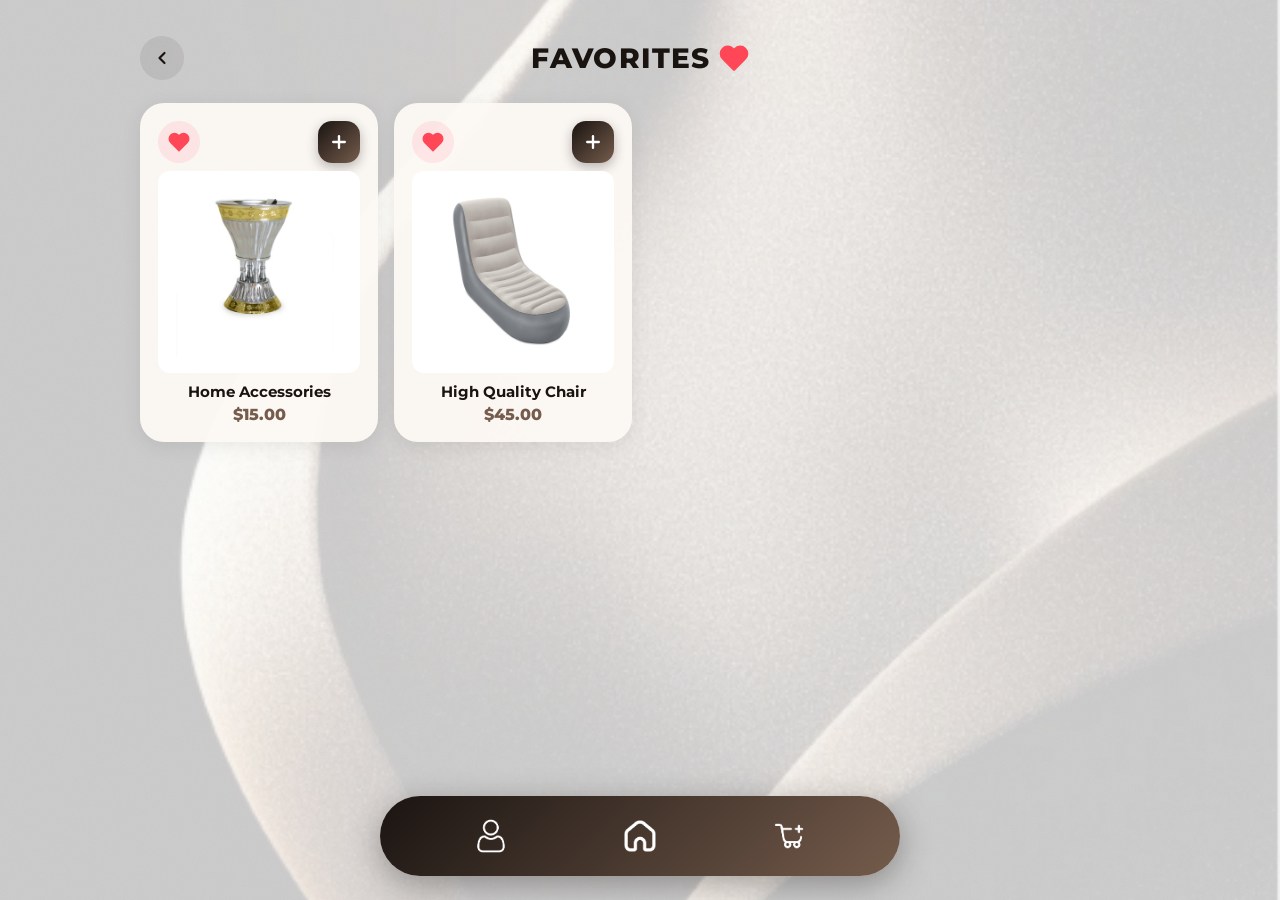
<file: favorites.html>
<!DOCTYPE html>
<html lang="en" dir="ltr">
<head>
  <meta charset="UTF-8"/>
  <meta name="viewport" content="width=device-width, initial-scale=1.0"/>
  <title>Cousy Style – Favorites</title>
  <link href="https://fonts.googleapis.com/css2?family=Montserrat:wght@400;500;600;700;800;900&family=Raleway:wght@400;500;600&display=swap" rel="stylesheet">
  <style>
    *, *::before, *::after { box-sizing: border-box; margin: 0; padding: 0; }
    :root {
      --dark  : #1A1411;
      --brown : #755C4C;
      --tan   : #C4A882;
      --grad  : linear-gradient(135deg, #1A1411 0%, #755C4C 100%);
    }
    html, body { width: 100%; min-height: 100%; }
    body {
      font-family: 'Montserrat', sans-serif;
      background: url('images/background-for-pages.png') center center / cover no-repeat fixed;
      background-color: #d4cfc9;
      min-height: 100vh; display: flex; justify-content: center; align-items: flex-start;
      padding: clamp(16px, 4vw, 36px) clamp(12px, 4vw, 28px) 110px;
    }
    body::after {
      content: ''; position: fixed; inset: 0; z-index: 0; pointer-events: none;
      background-image: url("data:image/svg+xml,%3Csvg xmlns='http://www.w3.org/2000/svg' width='220' height='220'%3E%3Cfilter id='n'%3E%3CfeTurbulence type='fractalNoise' baseFrequency='0.68' numOctaves='4' stitchTiles='stitch'/%3E%3CfeColorMatrix type='saturate' values='0'/%3E%3C/filter%3E%3Crect width='220' height='220' filter='url(%23n)' opacity='0.05'/%3E%3C/svg%3E");
      background-size: 220px; mix-blend-mode: multiply;
    }
    .page-wrap {
      position: relative; z-index: 1; width: 100%; max-width: 600px;
      display: flex; flex-direction: column; gap: clamp(12px, 3vw, 18px);
    }
    .page-header { display: flex; align-items: center; justify-content: space-between; margin-bottom: 5px; }
    .page-title { font-size: clamp(20px, 5vw, 28px); font-weight: 800; color: var(--dark); text-transform: uppercase; letter-spacing: 0.05em; display:flex; align-items:center; gap: 8px;}
    .page-title svg { width: clamp(22px, 5.5vw, 30px); height: auto; color: #ff4757; fill: #ff4757; }
    .back-btn {
      width: clamp(36px, 8vw, 44px); height: clamp(36px, 8vw, 44px);
      border-radius: 50%; border: none; cursor: pointer; background: rgba(26,20,17,0.08);
      display: flex; align-items: center; justify-content: center; transition: background .2s; text-decoration: none;
    }
    .back-btn:hover { background: rgba(26,20,17,0.15); }
    .back-btn svg { width: clamp(16px, 4vw, 20px); height: auto; }

    /* Product Grid */
    .products-grid {
      display: grid; grid-template-columns: repeat(2, 1fr); gap: clamp(10px, 2.5vw, 16px);
    }
    @media (min-width: 600px) { .products-grid { grid-template-columns: repeat(3, 1fr); } }
    @media (min-width: 900px) { .products-grid { grid-template-columns: repeat(4, 1fr); } .page-wrap { max-width: 1000px; } }

    .p-card {
      background: rgba(252,248,244,.95); border-radius: clamp(16px, 4vw, 24px);
      padding: clamp(12px, 3vw, 18px); display: flex; flex-direction: column; align-items: center;
      box-shadow: 0 4px 20px rgba(0,0,0,0.08); position: relative;
    }
    .p-top { width: 100%; display: flex; align-items: center; justify-content: space-between; margin-bottom: 8px; }
    .fav-btn {
      width: clamp(34px, 8.5vw, 42px); height: clamp(34px, 8.5vw, 42px); border-radius: 50%;
      background: rgba(255, 71, 87, 0.1); border: none; cursor: pointer; display: flex; align-items: center; justify-content: center;
      transition: background .2s;
    }
    .fav-btn:hover { background: rgba(255, 71, 87, 0.2); }
    .fav-btn svg { width: clamp(18px, 4.5vw, 22px); height: auto; color: #ff4757; fill: #ff4757; }
    
    .p-add {
      width: clamp(34px, 8.5vw, 42px); height: clamp(34px, 8.5vw, 42px); border-radius: clamp(10px, 2.5vw, 14px);
      background: var(--grad); border: none; cursor: pointer; display: flex; align-items: center; justify-content: center;
      box-shadow: 0 4px 12px rgba(26,20,17,.30); transition: opacity .2s;
    }
    .p-add:hover { opacity: .82; }
    .p-add svg { width: clamp(16px, 4vw, 20px); height: auto; }

    .p-img {
      width: 100%; aspect-ratio: 1/1; display: flex; align-items: center; justify-content: center;
      padding: clamp(6px, 1.5vw, 12px); margin-bottom: 10px; background: #fff; border-radius: 12px;
    }
    .p-img img { max-width: 100%; max-height: 100%; object-fit: contain; }
    
    .p-name { font-weight: 700; font-size: clamp(12px, 3vw, 15px); color: var(--dark); text-align: center; margin-bottom: 4px; line-height: 1.2; }
    .p-price { font-weight: 800; font-size: clamp(13px, 3.2vw, 16px); color: var(--brown); text-align: center; }

    /* Bottom Nav */
    .bottom-nav {
      position: fixed; bottom: clamp(14px, 2.5vw, 24px); left: 50%; transform: translateX(-50%);
      width: min(calc(100% - clamp(32px,8vw,80px)), 520px); height: clamp(62px, 10vw, 80px);
      background: var(--grad); border-radius: 999px; display: flex; align-items: center; justify-content: space-around;
      padding: 0 clamp(16px, 3vw, 36px); box-shadow: 0 8px 32px rgba(26,20,17,.35); z-index: 200;
    }
    .nav-btn {
      width: clamp(38px, 5vw, 52px); height: clamp(38px, 5vw, 52px); display: flex; align-items: center; justify-content: center;
      background: none; border: none; cursor: pointer; border-radius: 50%; transition: background .2s;
    }
    .nav-btn:hover, .nav-btn.active { background: rgba(255,255,255,.15); }
    .nav-btn img { width: clamp(26px, 3.2vw, 38px); height: auto; filter: brightness(0) invert(1); }
    .nav-btn svg { width: clamp(26px, 3.2vw, 34px); height: auto; }

  </style>
</head>
<body>

<div class="page-wrap">
  <div class="page-header">
    <a href="index.html" class="back-btn" aria-label="Back">
      <svg viewBox="0 0 24 24" fill="none" stroke="#1A1411" stroke-width="2.6" stroke-linecap="round" stroke-linejoin="round">
        <polyline points="15 18 9 12 15 6"/>
      </svg>
    </a>
    <h1 class="page-title">
      Favorites
      <svg viewBox="0 0 24 24" stroke="currentColor" stroke-width="2" stroke-linecap="round" stroke-linejoin="round">
        <path d="M20.84 4.61a5.5 5.5 0 0 0-7.78 0L12 5.67l-1.06-1.06a5.5 5.5 0 0 0-7.78 7.78l1.06 1.06L12 21.23l7.78-7.78 1.06-1.06a5.5 5.5 0 0 0 0-7.78z"></path>
      </svg>
    </h1>
    <div style="width: 44px;"></div>
  </div>

  <div class="products-grid">
    <div class="p-card">
      <div class="p-top">
        <button class="fav-btn"><svg viewBox="0 0 24 24" stroke="currentColor" stroke-width="2"><path d="M20.84 4.61a5.5 5.5 0 0 0-7.78 0L12 5.67l-1.06-1.06a5.5 5.5 0 0 0-7.78 7.78l1.06 1.06L12 21.23l7.78-7.78 1.06-1.06a5.5 5.5 0 0 0 0-7.78z"></path></svg></button>
        <button class="p-add"><svg viewBox="0 0 24 24" fill="none" stroke="white" stroke-width="2.8" stroke-linecap="round"><line x1="12" y1="5" x2="12" y2="19"/><line x1="5" y1="12" x2="19" y2="12"/></svg></button>
      </div>
      <div class="p-img"><img src="images/IMG_4837.JPG (1).jpeg" alt="Accessories" onerror="this.src='images/IMG_4837.JPG'"/></div>
      <p class="p-name">Home Accessories</p>
      <p class="p-price">$15.00</p>
    </div>

    <div class="p-card">
      <div class="p-top">
        <button class="fav-btn"><svg viewBox="0 0 24 24" stroke="currentColor" stroke-width="2"><path d="M20.84 4.61a5.5 5.5 0 0 0-7.78 0L12 5.67l-1.06-1.06a5.5 5.5 0 0 0-7.78 7.78l1.06 1.06L12 21.23l7.78-7.78 1.06-1.06a5.5 5.5 0 0 0 0-7.78z"></path></svg></button>
        <button class="p-add"><svg viewBox="0 0 24 24" fill="none" stroke="white" stroke-width="2.8" stroke-linecap="round"><line x1="12" y1="5" x2="12" y2="19"/><line x1="5" y1="12" x2="19" y2="12"/></svg></button>
      </div>
      <div class="p-img"><img src="images/chaire.jpeg" alt="Chair" onerror="this.src='images/IMG_4837.JPG'"/></div>
      <p class="p-name">High Quality Chair</p>
      <p class="p-price">$45.00</p>
    </div>
  </div>

</div>

<!-- BOTTOM NAV -->
<nav class="bottom-nav">
  <button class="nav-btn" onclick="window.location.href='profile.html'">
    <img src="images/users (2).png" alt="User" onerror="this.style.display='none'">
    <svg style="display:none" viewBox="0 0 24 24" fill="none" stroke="white" stroke-width="1.8" stroke-linecap="round" stroke-linejoin="round"><circle cx="12" cy="8" r="4.5"/><path d="M3.5 21c0-5 3.8-8.5 8.5-8.5s8.5 3.5 8.5 8.5"/></svg>
  </button>
  <button class="nav-btn" onclick="window.location.href='index.html'">
    <img src="images/home-logo.png" alt="Home" onerror="this.style.display='none'">
    <svg style="display:none" viewBox="0 0 24 24" fill="none" stroke="white" stroke-width="1.8" stroke-linecap="round" stroke-linejoin="round"><path d="M3 9.5L12 3l9 6.5V20a1 1 0 01-1 1H4a1 1 0 01-1-1V9.5z"/><path d="M9 21V12h6v9"/></svg>
  </button>
  <button class="nav-btn" onclick="window.location.href='cart.html'">
    <img src="images/cart.png" alt="Cart" onerror="this.style.display='none'">
    <svg style="display:none" viewBox="0 0 24 24" fill="none" stroke="white" stroke-width="1.8" stroke-linecap="round" stroke-linejoin="round"><circle cx="9" cy="21" r="1"/><circle cx="20" cy="21" r="1"/><path d="M1 1h4l2.68 13.39a2 2 0 002 1.61h9.72a2 2 0 002-1.61L23 6H6"/></svg>
  </button>
</nav>

</body>
</html>
</file>
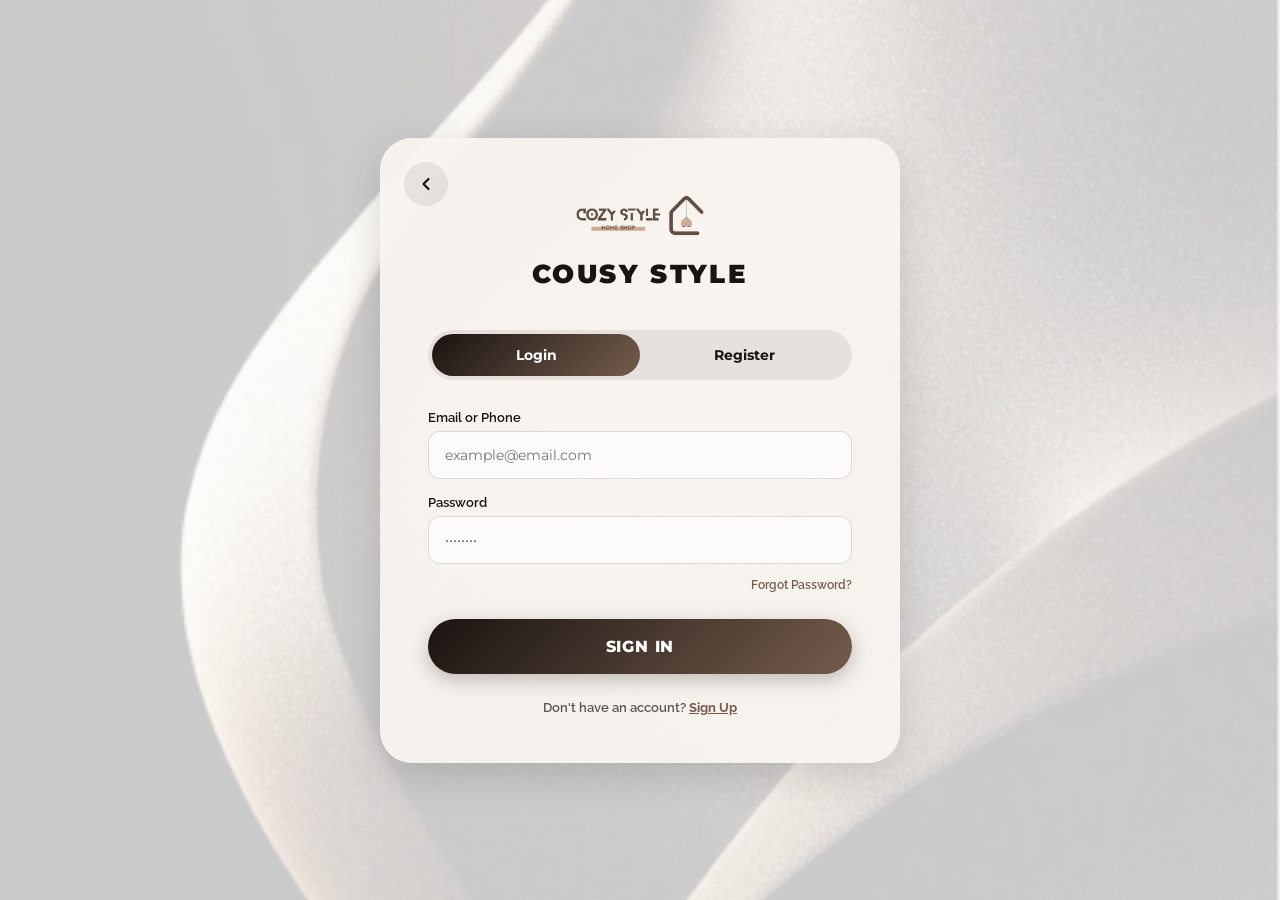
<file: login-register.html>
<!DOCTYPE html>
<html lang="en" dir="ltr">
<head>
  <meta charset="UTF-8"/>
  <meta name="viewport" content="width=device-width, initial-scale=1.0"/>
  <title>Cousy Style – Login / Register</title>
  <link href="https://fonts.googleapis.com/css2?family=Montserrat:wght@400;500;600;700;800;900&family=Raleway:wght@400;500;600&display=swap" rel="stylesheet">
  <style>
    *, *::before, *::after { box-sizing: border-box; margin: 0; padding: 0; }
    :root {
      --dark  : #1A1411;
      --brown : #755C4C;
      --tan   : #C4A882;
      --grad  : linear-gradient(135deg, #1A1411 0%, #755C4C 100%);
    }
    html, body { width: 100%; min-height: 100%; }
    body {
      font-family: 'Montserrat', sans-serif;
      background: url('images/background-for-pages.png') center center / cover no-repeat fixed;
      background-color: #d4cfc9;
      min-height: 100vh; display: flex; justify-content: center; align-items: center;
      padding: clamp(16px, 4vw, 36px);
    }
    body::after {
      content: ''; position: fixed; inset: 0; z-index: 0; pointer-events: none;
      background-image: url("data:image/svg+xml,%3Csvg xmlns='http://www.w3.org/2000/svg' width='220' height='220'%3E%3Cfilter id='n'%3E%3CfeTurbulence type='fractalNoise' baseFrequency='0.68' numOctaves='4' stitchTiles='stitch'/%3E%3CfeColorMatrix type='saturate' values='0'/%3E%3C/filter%3E%3Crect width='220' height='220' filter='url(%23n)' opacity='0.05'/%3E%3C/svg%3E");
      background-size: 220px; mix-blend-mode: multiply;
    }
    .page-wrap {
      position: relative; z-index: 1; width: 100%; max-width: 440px;
      background: rgba(248, 244, 240, 0.94); border-radius: clamp(20px, 5vw, 32px);
      padding: clamp(24px, 5vw, 40px) clamp(20px, 4vw, 32px);
      box-shadow: 0 12px 40px rgba(0,0,0,0.15); display: flex; flex-direction: column; gap: 20px;
    }

    .brand-header { display: flex; flex-direction: column; align-items: center; gap: 12px; margin-bottom: 20px; }
    .brand-logo { height: clamp(40px, 8vw, 60px); width: auto; object-fit: contain; }
    .brand-name { font-weight: 900; font-size: clamp(20px, 5vw, 26px); color: var(--dark); text-transform: uppercase; letter-spacing: 0.1em; text-align: center; }

    .tabs { display: flex; background: rgba(26,20,17,0.08); border-radius: 999px; padding: 4px; position: relative; margin-bottom: 10px; }
    .tab { flex: 1; padding: 12px 0; text-align: center; font-weight: 700; font-size: 14px; color: var(--dark); cursor: pointer; position: relative; z-index: 2; border-radius: 999px; transition: color 0.3s; }
    .tab.active { color: #fff; }
    .tab-bg { position: absolute; top: 4px; bottom: 4px; width: calc(50% - 4px); background: var(--grad); border-radius: 999px; z-index: 1; transition: left 0.3s cubic-bezier(0.4, 0, 0.2, 1); }

    .form-pane { display: none; flex-direction: column; gap: 16px; animation: fadeIn 0.4s ease forwards; }
    .form-pane.active { display: flex; }
    @keyframes fadeIn { from { opacity: 0; transform: translateY(10px); } to { opacity: 1; transform: translateY(0); } }

    .input-grp { display: flex; flex-direction: column; gap: 6px; }
    .input-grp label { font-family: 'Raleway', sans-serif; font-weight: 600; font-size: 13px; color: var(--dark); }
    .input-grp input {
      width: 100%; padding: 14px 16px; border-radius: 12px;
      border: 1px solid rgba(26,20,17,0.15); background: rgba(255,255,255,0.7);
      font-family: 'Montserrat', sans-serif; font-size: 14px; color: var(--dark);
      outline: none; transition: border 0.3s, background 0.3s;
    }
    .input-grp input:focus { border-color: var(--brown); background: #fff; }

    .btn-main {
      width: 100%; margin-top: 10px;
      padding: clamp(14px, 3.8vw, 18px); border-radius: 999px;
      background: var(--grad); color: #fff; text-transform: uppercase; letter-spacing: 0.05em;
      font-family: 'Montserrat', sans-serif; font-weight: 800; font-size: clamp(14px, 3.5vw, 16px);
      border: none; cursor: pointer; box-shadow: 0 6px 20px rgba(26,20,17,.25); text-align: center;
      transition: opacity .2s, transform .2s;
    }
    .btn-main:hover { opacity: .9; transform: translateY(-2px); }

    .switch-link { text-align: center; font-family: 'Raleway', sans-serif; font-size: 13px; font-weight: 600; color: rgba(26,20,17,0.7); margin-top: 10px; }
    .switch-link span { color: var(--brown); font-weight: 700; cursor: pointer; text-decoration: underline; }

    .back-nav {
      position: absolute; top: clamp(16px, 4vw, 24px); left: clamp(16px, 4vw, 24px);
      width: clamp(36px, 8vw, 44px); height: clamp(36px, 8vw, 44px);
      border-radius: 50%; border: none; cursor: pointer; background: rgba(26,20,17,0.08);
      display: flex; align-items: center; justify-content: center; transition: background .2s; text-decoration: none;
    }
    .back-nav:hover { background: rgba(26,20,17,0.15); }
    .back-nav svg { width: clamp(16px, 4vw, 20px); height: auto; }

    @media (min-width: 640px) { .page-wrap { max-width: 480px; padding: 40px; } }
    @media (min-width: 1024px) { .page-wrap { max-width: 520px; padding: 48px; } }

  </style>
</head>
<body>

<div class="page-wrap">
  <a href="index.html" class="back-nav" aria-label="Back">
    <svg viewBox="0 0 24 24" fill="none" stroke="#1A1411" stroke-width="2.6" stroke-linecap="round" stroke-linejoin="round">
      <polyline points="15 18 9 12 15 6"/>
    </svg>
  </a>

  <div class="brand-header">
    <img class="brand-logo" src="images/logo-menu.png" alt="Cousy Style">
    <div class="brand-name">Cousy Style</div>
  </div>

  <div class="tabs">
    <div class="tab-bg" id="tabBg" style="left: 4px;"></div>
    <div class="tab active" onclick="switchTab('login')">Login</div>
    <div class="tab" onclick="switchTab('register')">Register</div>
  </div>

  <!-- Login Form -->
  <div class="form-pane active" id="loginForm">
    <div class="input-grp">
      <label>Email or Phone</label>
      <input type="text" placeholder="example@email.com">
    </div>
    <div class="input-grp">
      <label>Password</label>
      <input type="password" placeholder="••••••••">
    </div>
    <div style="text-align: right; margin-top: -6px;">
      <a href="#" style="font-family: 'Raleway', sans-serif; font-size: 12px; color: var(--brown); font-weight: 600; text-decoration: none;">Forgot Password?</a>
    </div>
    <button class="btn-main" onclick="window.location.href='index.html'">Sign In</button>
    <div class="switch-link">Don't have an account? <span onclick="switchTab('register')">Sign Up</span></div>
  </div>

  <!-- Register Form -->
  <div class="form-pane" id="registerForm">
    <div class="input-grp">
      <label>Full Name</label>
      <input type="text" placeholder="John Doe">
    </div>
    <div class="input-grp">
      <label>Email</label>
      <input type="email" placeholder="example@email.com">
    </div>
    <div class="input-grp">
      <label>Phone Number</label>
      <input type="tel" placeholder="+966 50 000 0000">
    </div>
    <div class="input-grp">
      <label>Password</label>
      <input type="password" placeholder="••••••••">
    </div>
    <button class="btn-main" onclick="window.location.href='index.html'">Create Account</button>
    <div class="switch-link">Already have an account? <span onclick="switchTab('login')">Sign In</span></div>
  </div>

</div>

<script>
  function switchTab(type) {
    const tabs = document.querySelectorAll('.tab');
    const bg = document.getElementById('tabBg');
    const login = document.getElementById('loginForm');
    const register = document.getElementById('registerForm');

    tabs.forEach(t => t.classList.remove('active'));
    
    if (type === 'login') {
      tabs[0].classList.add('active');
      bg.style.left = '4px';
      login.classList.add('active');
      register.classList.remove('active');
    } else {
      tabs[1].classList.add('active');
      bg.style.left = 'calc(50%)';
      register.classList.add('active');
      login.classList.remove('active');
    }
  }
</script>

</body>
</html>
</file>
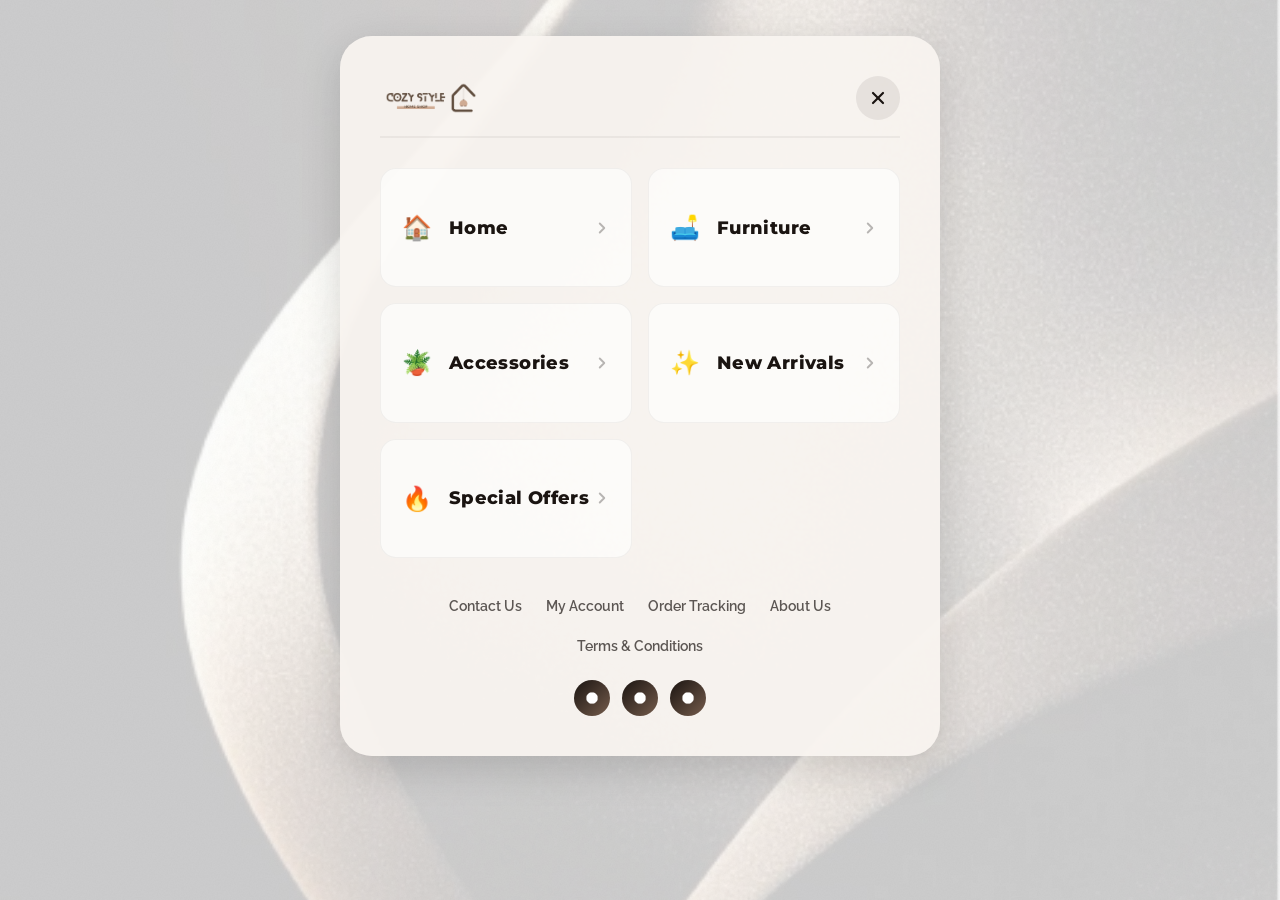
<file: menu.html>
<!DOCTYPE html>
<html lang="en" dir="ltr">
<head>
  <meta charset="UTF-8"/>
  <meta name="viewport" content="width=device-width, initial-scale=1.0"/>
  <title>Cousy Style – Menu</title>
  <link href="https://fonts.googleapis.com/css2?family=Montserrat:wght@400;500;600;700;800;900&family=Raleway:wght@400;500;600&display=swap" rel="stylesheet">
  <style>
    *, *::before, *::after { box-sizing: border-box; margin: 0; padding: 0; }
    :root {
      --dark  : #1A1411;
      --brown : #755C4C;
      --tan   : #C4A882;
      --grad  : linear-gradient(135deg, #1A1411 0%, #755C4C 100%);
    }
    html, body { width: 100%; min-height: 100%; }
    body {
      font-family: 'Montserrat', sans-serif;
      background: url('images/background-for-pages.png') center center / cover no-repeat fixed;
      background-color: #d4cfc9;
      min-height: 100vh; display: flex; justify-content: center; align-items: flex-start;
      padding: clamp(16px, 4vw, 36px); overflow-x: hidden;
    }
    body::after {
      content: ''; position: fixed; inset: 0; z-index: 0; pointer-events: none;
      background-image: url("data:image/svg+xml,%3Csvg xmlns='http://www.w3.org/2000/svg' width='220' height='220'%3E%3Cfilter id='n'%3E%3CfeTurbulence type='fractalNoise' baseFrequency='0.68' numOctaves='4' stitchTiles='stitch'/%3E%3CfeColorMatrix type='saturate' values='0'/%3E%3C/filter%3E%3Crect width='220' height='220' filter='url(%23n)' opacity='0.05'/%3E%3C/svg%3E");
      background-size: 220px; mix-blend-mode: multiply;
    }
    
    .menu-wrap {
      position: relative; z-index: 1; width: 100%; max-width: 440px;
      background: rgba(248, 244, 240, 0.94); border-radius: clamp(20px, 5vw, 32px);
      padding: clamp(20px, 5vw, 36px); box-shadow: 0 12px 40px rgba(0,0,0,0.15);
      display: flex; flex-direction: column; min-height: 80vh; animation: slideIn 0.4s cubic-bezier(0.2, 0.8, 0.2, 1);
    }
    
    @keyframes slideIn { from { transform: translateY(-30px); opacity: 0; } to { transform: translateY(0); opacity: 1; } }

    .menu-header { display: flex; align-items: center; justify-content: space-between; margin-bottom: 30px; border-bottom: 2px solid rgba(26,20,17,0.05); padding-bottom: 16px; }
    
    .brand-logo { height: clamp(28px, 6vw, 42px); width: auto; object-fit: contain; }
    
    .close-btn {
      width: clamp(36px, 8vw, 44px); height: clamp(36px, 8vw, 44px);
      border-radius: 50%; border: none; cursor: pointer; background: rgba(26,20,17,0.08);
      display: flex; align-items: center; justify-content: center; transition: background .2s; text-decoration: none;
    }
    .close-btn:hover { background: rgba(26,20,17,0.15); }
    .close-btn svg { width: clamp(16px, 4vw, 20px); height: auto; }

    /* Categories List */
    .cat-list { display: flex; flex-direction: column; gap: 12px; flex: 1; }
    
    .cat-item {
      display: flex; align-items: center; justify-content: space-between;
      padding: 16px 20px; background: rgba(255,255,255,0.6); border-radius: 16px;
      text-decoration: none; color: var(--dark); border: 1px solid rgba(26,20,17,0.05);
      transition: all 0.2s; position: relative; overflow: hidden;
    }
    .cat-item::before {
      content: ''; position: absolute; left: 0; top: 0; bottom: 0; width: 4px;
      background: var(--grad); border-radius: 4px 0 0 4px; opacity: 0; transition: opacity 0.2s;
    }
    .cat-item:hover { background: #fff; transform: translateX(4px); box-shadow: 0 4px 16px rgba(0,0,0,0.06); }
    .cat-item:hover::before { opacity: 1; }
    
    .cat-left { display: flex; align-items: center; gap: 16px; }
    .cat-icon { font-size: clamp(20px, 5vw, 24px); width: 32px; text-align: center; }
    .cat-name { font-weight: 800; font-size: clamp(15px, 4vw, 18px); letter-spacing: 0.02em; }
    .cat-arrow { width: 18px; height: 18px; stroke: var(--dark); opacity: 0.3; transition: opacity 0.2s; }
    .cat-item:hover .cat-arrow { opacity: 1; stroke: var(--brown); }

    .menu-footer { margin-top: 40px; display: flex; flex-direction: column; gap: 16px; }
    .sub-links { display: flex; flex-direction: column; gap: 10px; }
    .sub-link { font-family: 'Raleway', sans-serif; font-weight: 600; font-size: 14px; color: rgba(26,20,17,0.7); text-decoration: none; transition: color 0.2s; }
    .sub-link:hover { color: var(--brown); }
    
    .social-row { display: flex; gap: 12px; margin-top: 10px; }
    .soc-icon { width: 36px; height: 36px; border-radius: 50%; background: var(--grad); display: flex; align-items: center; justify-content: center; }
    .soc-icon img { width: 18px; height: 18px; object-fit: contain; filter: brightness(0) invert(1); }
    .soc-icon svg { width: 18px; height: 18px; fill: #fff; }

    @media (min-width: 640px) { .menu-wrap { max-width: 520px; } }
    @media (min-width: 1024px) {
      .menu-wrap { max-width: 600px; padding: 40px; }
      .cat-list { display: grid; grid-template-columns: repeat(2, 1fr); gap: 16px; }
      .menu-footer { align-items: center; text-align: center; }
      .sub-links { flex-direction: row; gap: 24px; flex-wrap: wrap; justify-content: center; }
    }
  </style>
</head>
<body>

<div class="menu-wrap">
  
  <div class="menu-header">
    <img class="brand-logo" src="images/logo-menu.png" alt="Cousy Style">
    <a href="javascript:history.back()" class="close-btn" aria-label="Close">
      <svg viewBox="0 0 24 24" fill="none" stroke="#1A1411" stroke-width="2.6" stroke-linecap="round" stroke-linejoin="round">
        <line x1="18" y1="6" x2="6" y2="18"></line><line x1="6" y1="6" x2="18" y2="18"></line>
      </svg>
    </a>
  </div>

  <div class="cat-list">
    <a href="index.html" class="cat-item">
      <div class="cat-left">
        <span class="cat-icon">🏠</span>
        <span class="cat-name">Home</span>
      </div>
      <svg class="cat-arrow" viewBox="0 0 24 24" fill="none" stroke-width="2.5" stroke-linecap="round" stroke-linejoin="round"><polyline points="9 18 15 12 9 6"></polyline></svg>
    </a>
    
    <a href="#" class="cat-item">
      <div class="cat-left">
        <span class="cat-icon">🛋️</span>
        <span class="cat-name">Furniture</span>
      </div>
      <svg class="cat-arrow" viewBox="0 0 24 24" fill="none" stroke-width="2.5" stroke-linecap="round" stroke-linejoin="round"><polyline points="9 18 15 12 9 6"></polyline></svg>
    </a>

    <a href="accessories.html" class="cat-item">
      <div class="cat-left">
        <span class="cat-icon">🪴</span>
        <span class="cat-name">Accessories</span>
      </div>
      <svg class="cat-arrow" viewBox="0 0 24 24" fill="none" stroke-width="2.5" stroke-linecap="round" stroke-linejoin="round"><polyline points="9 18 15 12 9 6"></polyline></svg>
    </a>

    <a href="#" class="cat-item">
      <div class="cat-left">
        <span class="cat-icon">✨</span>
        <span class="cat-name">New Arrivals</span>
      </div>
      <svg class="cat-arrow" viewBox="0 0 24 24" fill="none" stroke-width="2.5" stroke-linecap="round" stroke-linejoin="round"><polyline points="9 18 15 12 9 6"></polyline></svg>
    </a>

    <a href="#" class="cat-item">
      <div class="cat-left">
        <span class="cat-icon">🔥</span>
        <span class="cat-name">Special Offers</span>
      </div>
      <svg class="cat-arrow" viewBox="0 0 24 24" fill="none" stroke-width="2.5" stroke-linecap="round" stroke-linejoin="round"><polyline points="9 18 15 12 9 6"></polyline></svg>
    </a>
  </div>

  <div class="menu-footer">
    <div class="sub-links">
      <a href="contact-social.html" class="sub-link">Contact Us</a>
      <a href="profile.html" class="sub-link">My Account</a>
      <a href="orders.html" class="sub-link">Order Tracking</a>
      <a href="#" class="sub-link">About Us</a>
      <a href="#" class="sub-link">Terms & Conditions</a>
    </div>
    
    <div class="social-row">
      <a href="#" class="soc-icon"><img src="images/instagram.png" alt="Insta" onerror="this.style.display='none'"></a>
      <a href="#" class="soc-icon"><img src="images/tiktok.png" alt="TikTok" onerror="this.style.display='none'"></a>
      <a href="#" class="soc-icon"><img src="images/whatsapp.png" alt="WhatsApp" onerror="this.style.display='none'"></a>
    </div>
  </div>

</div>

</body>
</html>
</file>
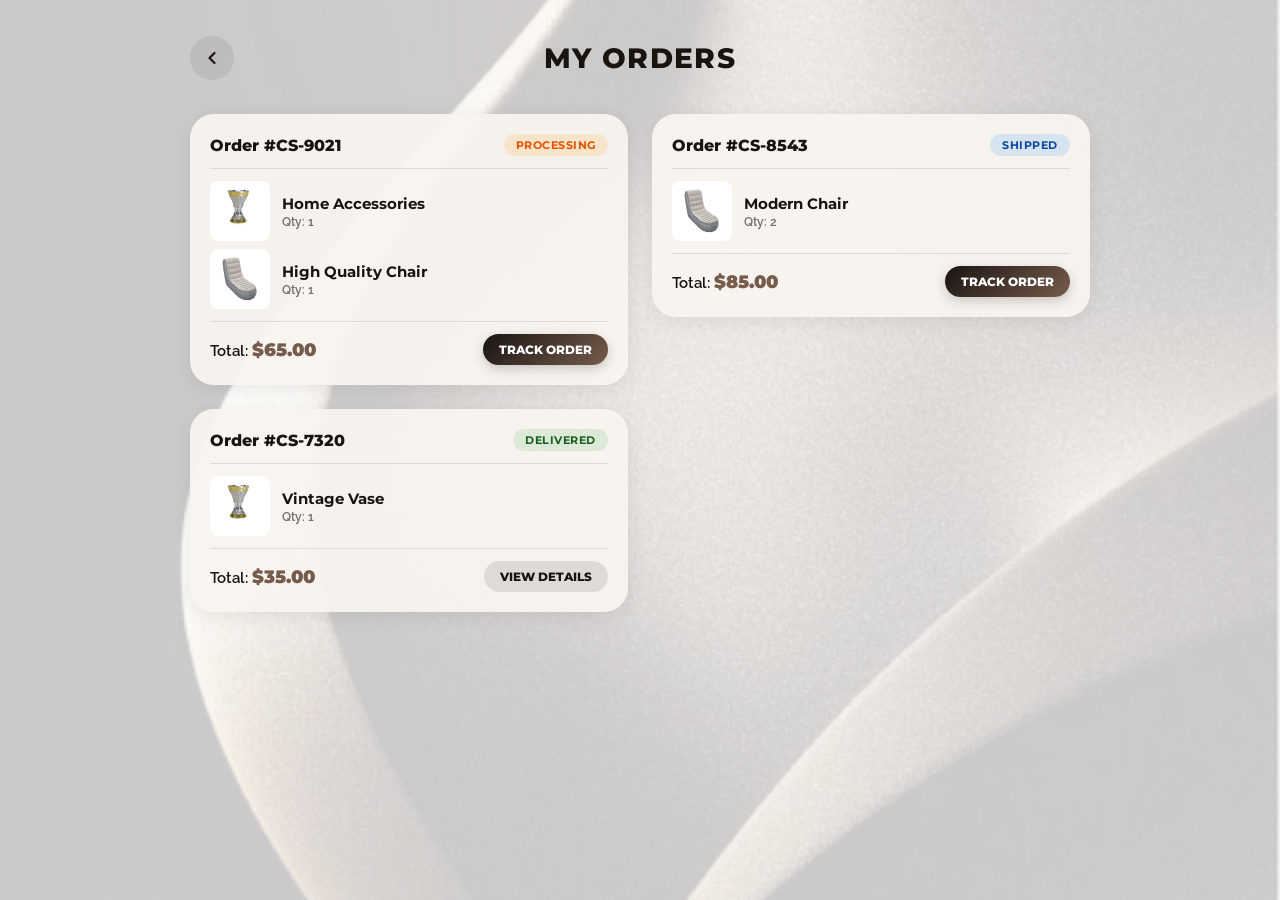
<file: orders.html>
<!DOCTYPE html>
<html lang="en" dir="ltr">
<head>
  <meta charset="UTF-8"/>
  <meta name="viewport" content="width=device-width, initial-scale=1.0"/>
  <title>Cousy Style – My Orders</title>
  <link href="https://fonts.googleapis.com/css2?family=Montserrat:wght@400;500;600;700;800;900&family=Raleway:wght@400;500;600&display=swap" rel="stylesheet">
  <style>
    *, *::before, *::after { box-sizing: border-box; margin: 0; padding: 0; }
    :root {
      --dark  : #1A1411;
      --brown : #755C4C;
      --tan   : #C4A882;
      --grad  : linear-gradient(135deg, #1A1411 0%, #755C4C 100%);
    }
    html, body { width: 100%; min-height: 100%; }
    body {
      font-family: 'Montserrat', sans-serif;
      background: url('images/background-for-pages.png') center center / cover no-repeat fixed;
      background-color: #d4cfc9;
      min-height: 100vh; display: flex; justify-content: center; align-items: flex-start;
      padding: clamp(16px, 4vw, 36px) clamp(12px, 4vw, 28px) 110px;
    }
    body::after {
      content: ''; position: fixed; inset: 0; z-index: 0; pointer-events: none;
      background-image: url("data:image/svg+xml,%3Csvg xmlns='http://www.w3.org/2000/svg' width='220' height='220'%3E%3Cfilter id='n'%3E%3CfeTurbulence type='fractalNoise' baseFrequency='0.68' numOctaves='4' stitchTiles='stitch'/%3E%3CfeColorMatrix type='saturate' values='0'/%3E%3C/filter%3E%3Crect width='220' height='220' filter='url(%23n)' opacity='0.05'/%3E%3C/svg%3E");
      background-size: 220px; mix-blend-mode: multiply;
    }
    .page-wrap {
      position: relative; z-index: 1; width: 100%; max-width: 520px;
      display: flex; flex-direction: column; gap: clamp(12px, 3vw, 18px);
    }
    .page-header { display: flex; align-items: center; justify-content: space-between; margin-bottom: 10px; }
    .page-title { font-size: clamp(20px, 5vw, 28px); font-weight: 800; color: var(--dark); text-transform: uppercase; letter-spacing: 0.05em; }
    .back-btn {
      width: clamp(36px, 8vw, 44px); height: clamp(36px, 8vw, 44px);
      border-radius: 50%; border: none; cursor: pointer; background: rgba(26,20,17,0.08);
      display: flex; align-items: center; justify-content: center; transition: background .2s; text-decoration: none;
    }
    .back-btn:hover { background: rgba(26,20,17,0.15); }
    .back-btn svg { width: clamp(16px, 4vw, 20px); height: auto; }

    /* Order Card */
    .order-card {
      background: rgba(248, 244, 240, 0.94); border-radius: clamp(16px, 4vw, 24px);
      padding: clamp(16px, 4vw, 20px); box-shadow: 0 4px 20px rgba(0,0,0,0.08);
      display: flex; flex-direction: column; gap: 12px;
    }
    .oc-header { display: flex; justify-content: space-between; align-items: center; border-bottom: 1px solid rgba(26,20,17,0.1); padding-bottom: 12px; }
    .oc-id { font-weight: 800; font-size: clamp(14px, 3.5vw, 16px); color: var(--dark); }
    .oc-status {
      padding: 4px 12px; border-radius: 999px; font-size: 11px; font-weight: 700; text-transform: uppercase; letter-spacing: 0.05em;
    }
    .status-processing { background: rgba(255, 152, 0, 0.15); color: #e65100; }
    .status-shipped { background: rgba(33, 150, 243, 0.15); color: #0d47a1; }
    .status-delivered { background: rgba(76, 175, 80, 0.15); color: #1b5e20; }

    .oc-items { display: flex; flex-direction: column; gap: 8px; }
    .oc-item { display: flex; align-items: center; gap: 12px; }
    .oc-item-img {
      width: clamp(50px, 12vw, 60px); height: clamp(50px, 12vw, 60px);
      background: #fff; border-radius: 8px; display: flex; align-items: center; justify-content: center; padding: 4px;
    }
    .oc-item-img img { max-width: 100%; max-height: 100%; object-fit: contain; }
    .oc-item-info { flex: 1; }
    .oc-item-name { font-weight: 700; font-size: clamp(13px, 3.2vw, 15px); color: var(--dark); margin-bottom: 2px; }
    .oc-item-qty { font-family: 'Raleway', sans-serif; font-size: 12px; font-weight: 600; color: rgba(26,20,17,0.6); }

    .oc-footer { display: flex; justify-content: space-between; align-items: center; border-top: 1px solid rgba(26,20,17,0.1); padding-top: 12px; }
    .oc-total-label { font-family: 'Raleway', sans-serif; font-weight: 600; font-size: clamp(13px, 3.5vw, 15px); color: var(--dark); }
    .oc-total { font-weight: 900; font-size: clamp(16px, 4vw, 18px); color: var(--brown); }
    
    .track-btn {
      padding: 8px 16px; border-radius: 999px; background: var(--grad); color: #fff;
      font-family: 'Montserrat', sans-serif; font-weight: 800; font-size: 12px; text-transform: uppercase;
      border: none; cursor: pointer; display: flex; align-items: center; justify-content: center; box-shadow: 0 4px 12px rgba(26,20,17,.2);
      transition: opacity .2s; text-decoration: none;
    }
    .track-btn:hover { opacity: .86; }

    @media (min-width: 640px) { .page-wrap { max-width: 600px; } }
    @media (min-width: 1024px) { 
      .page-wrap { max-width: 900px; display: grid; grid-template-columns: repeat(2, 1fr); gap: 24px; align-items: start; }
      .page-header { grid-column: 1 / -1; }
    }

  </style>
</head>
<body>

<div class="page-wrap">
  <div class="page-header">
    <a href="profile.html" class="back-btn" aria-label="Back">
      <svg viewBox="0 0 24 24" fill="none" stroke="#1A1411" stroke-width="2.6" stroke-linecap="round" stroke-linejoin="round">
        <polyline points="15 18 9 12 15 6"/>
      </svg>
    </a>
    <h1 class="page-title">My Orders</h1>
    <div style="width: 44px;"></div>
  </div>

  <div class="order-card">
    <div class="oc-header">
      <div class="oc-id">Order #CS-9021</div>
      <div class="oc-status status-processing">Processing</div>
    </div>
    <div class="oc-items">
      <div class="oc-item">
        <div class="oc-item-img"><img src="images/IMG_4837.JPG (1).jpeg" alt="Item" onerror="this.src='images/IMG_4837.JPG'"></div>
        <div class="oc-item-info">
          <div class="oc-item-name">Home Accessories</div>
          <div class="oc-item-qty">Qty: 1</div>
        </div>
      </div>
      <div class="oc-item">
        <div class="oc-item-img"><img src="images/chaire.jpeg" alt="Item" onerror="this.src='images/IMG_4837.JPG'"></div>
        <div class="oc-item-info">
          <div class="oc-item-name">High Quality Chair</div>
          <div class="oc-item-qty">Qty: 1</div>
        </div>
      </div>
    </div>
    <div class="oc-footer">
      <div>
        <span class="oc-total-label">Total:</span>
        <span class="oc-total">$65.00</span>
      </div>
      <a href="#" class="track-btn">Track Order</a>
    </div>
  </div>

  <div class="order-card">
    <div class="oc-header">
      <div class="oc-id">Order #CS-8543</div>
      <div class="oc-status status-shipped">Shipped</div>
    </div>
    <div class="oc-items">
      <div class="oc-item">
        <div class="oc-item-img"><img src="images/chaire.jpeg" alt="Item" onerror="this.src='images/IMG_4837.JPG'"></div>
        <div class="oc-item-info">
          <div class="oc-item-name">Modern Chair</div>
          <div class="oc-item-qty">Qty: 2</div>
        </div>
      </div>
    </div>
    <div class="oc-footer">
      <div>
        <span class="oc-total-label">Total:</span>
        <span class="oc-total">$85.00</span>
      </div>
      <a href="#" class="track-btn">Track Order</a>
    </div>
  </div>

  <div class="order-card">
    <div class="oc-header">
      <div class="oc-id">Order #CS-7320</div>
      <div class="oc-status status-delivered">Delivered</div>
    </div>
    <div class="oc-items">
      <div class="oc-item">
        <div class="oc-item-img"><img src="images/IMG_4837.JPG (1).jpeg" alt="Item" onerror="this.src='images/IMG_4837.JPG'"></div>
        <div class="oc-item-info">
          <div class="oc-item-name">Vintage Vase</div>
          <div class="oc-item-qty">Qty: 1</div>
        </div>
      </div>
    </div>
    <div class="oc-footer">
      <div>
        <span class="oc-total-label">Total:</span>
        <span class="oc-total">$35.00</span>
      </div>
      <a href="#" class="track-btn" style="background: rgba(26,20,17,0.1); color: var(--dark); box-shadow: none;">View Details</a>
    </div>
  </div>

</div>

</body>
</html>
</file>
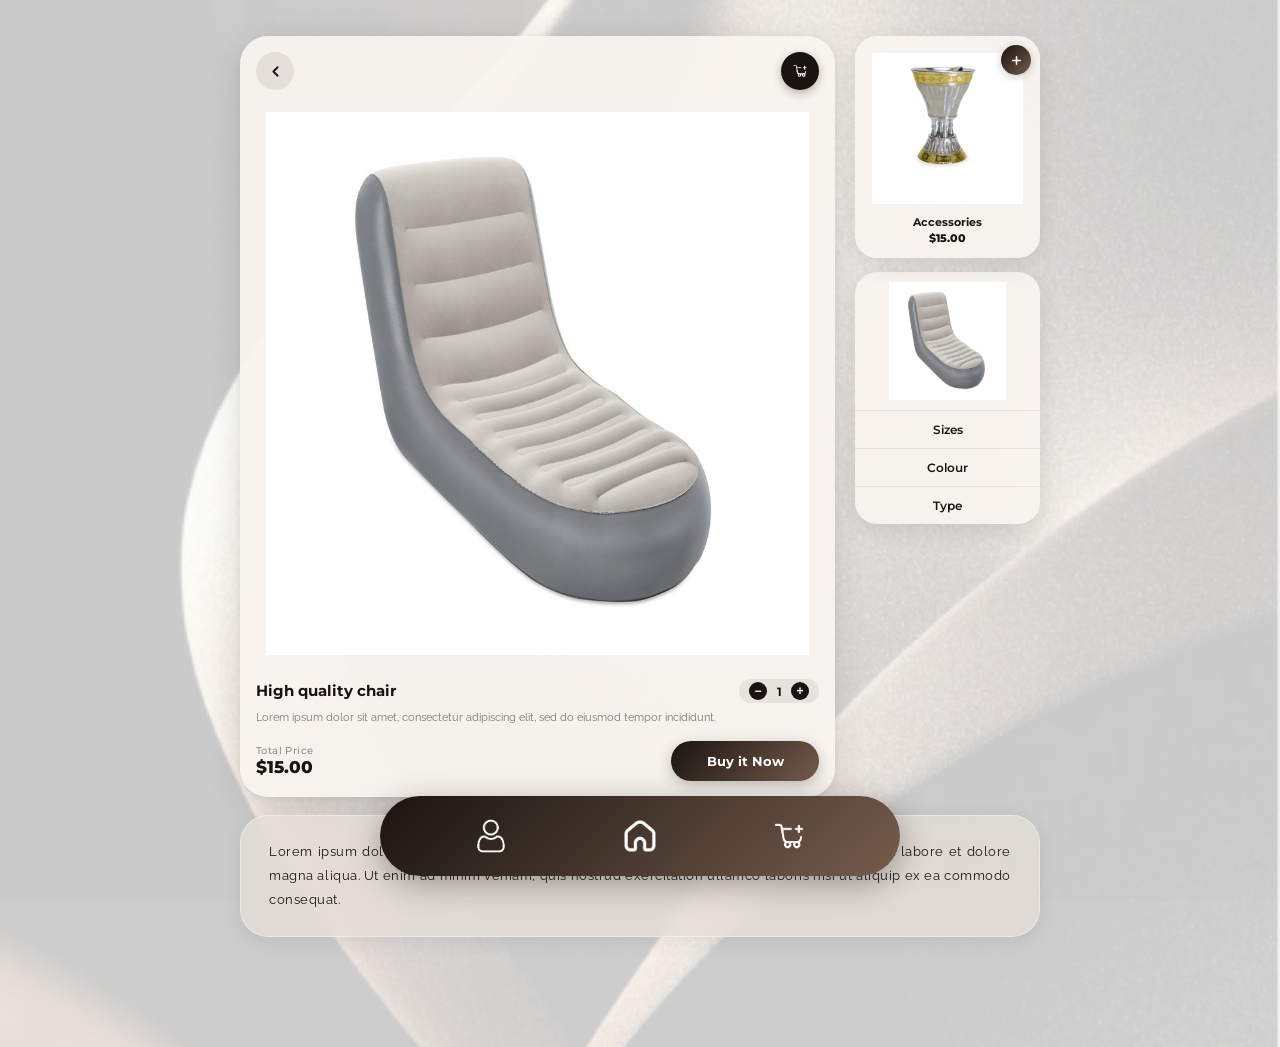
<file: product-detail-light.html>
<!DOCTYPE html>
<html lang="en" dir="ltr">
<head>
  <meta charset="UTF-8"/>
  <meta name="viewport" content="width=device-width, initial-scale=1.0"/>
  <title>Cousy Style – Product Detail</title>
  <link href="https://fonts.googleapis.com/css2?family=Montserrat:wght@400;500;600;700;800;900&family=Raleway:wght@400;500;600&display=swap" rel="stylesheet">
  <style>
    *, *::before, *::after { box-sizing: border-box; margin: 0; padding: 0; }

    :root {
      --dark  : #1A1411;
      --brown : #755C4C;
      --tan   : #C4A882;
      --grad  : linear-gradient(135deg, #1A1411 0%, #755C4C 100%);
    }

    /* ── PAGE ─────────────────────────────────── */
    html, body { width: 100%; min-height: 100%; }
    body {
      font-family: 'Montserrat', sans-serif;
      background: url('images/background-for-pages.png') center center / cover no-repeat fixed;
      background-color: #d4cfc9;
      min-height: 100vh;
      display: flex;
      justify-content: center;
      align-items: flex-start;
      padding: clamp(16px, 4vw, 36px) clamp(12px, 4vw, 28px) 110px;
    }

    /* subtle grain */
    body::after {
      content: '';
      position: fixed; inset: 0; z-index: 0; pointer-events: none;
      background-image: url("data:image/svg+xml,%3Csvg xmlns='http://www.w3.org/2000/svg' width='220' height='220'%3E%3Cfilter id='n'%3E%3CfeTurbulence type='fractalNoise' baseFrequency='0.68' numOctaves='4' stitchTiles='stitch'/%3E%3CfeColorMatrix type='saturate' values='0'/%3E%3C/filter%3E%3Crect width='220' height='220' filter='url(%23n)' opacity='0.05'/%3E%3C/svg%3E");
      background-size: 220px; mix-blend-mode: multiply;
    }

    /* ── WRAPPER ──────────────────────────────── */
    .page-wrap {
      position: relative; z-index: 1;
      width: 100%;
      max-width: 460px;
      display: flex; flex-direction: column;
      gap: clamp(12px, 3vw, 18px);
    }

    /* ── TWO-COLUMN TOP AREA ──────────────────── */
    .top-area {
      display: grid;
      grid-template-columns: 1fr clamp(118px, 30%, 148px);
      gap: clamp(10px, 2.5vw, 14px);
      align-items: start;
    }

    /* stack on very small screens */
    @media (max-width: 400px) {
      .top-area { grid-template-columns: 1fr; }
    }

    /* ══════════════════════════════════════════
       MAIN CARD
    ══════════════════════════════════════════ */
    .main-card {
      background: rgba(248, 244, 240, 0.94);
      border-radius: clamp(20px, 5vw, 28px);
      padding: clamp(12px, 3vw, 16px);
      display: flex; flex-direction: column;
      box-shadow: 0 8px 36px rgba(0,0,0,0.12), 0 2px 8px rgba(0,0,0,0.06);
    }

    /* header row */
    .mc-header {
      display: flex; justify-content: space-between; align-items: center;
      margin-bottom: clamp(8px, 2vw, 12px);
    }
    .mc-back {
      width: clamp(30px, 6.5vw, 38px); height: clamp(30px, 6.5vw, 38px);
      border-radius: 50%; border: none; cursor: pointer;
      background: rgba(26,20,17,0.08);
      display: flex; align-items: center; justify-content: center;
      transition: background .2s;
    }
    .mc-back:hover { background: rgba(26,20,17,0.15); }
    .mc-back svg { width: clamp(13px, 3vw, 17px); height: auto; }

    .mc-cart-btn {
      width: clamp(30px, 6.5vw, 38px); height: clamp(30px, 6.5vw, 38px);
      border-radius: 50%; border: none; cursor: pointer;
      background: var(--dark);
      display: flex; align-items: center; justify-content: center;
      box-shadow: 0 3px 10px rgba(26,20,17,.30);
      transition: opacity .2s;
    }
    .mc-cart-btn:hover { opacity: .82; }
    .mc-cart-btn img { width: clamp(14px, 3vw, 18px); height: auto; filter: brightness(0) invert(1); }
    .mc-cart-btn svg { width: clamp(14px, 3vw, 18px); height: auto; }

    /* product image */
    .mc-img {
      width: 100%; aspect-ratio: 5/4;
      display: flex; align-items: center; justify-content: center;
      padding: clamp(6px, 2vw, 10px);
      margin-bottom: clamp(10px, 2.5vw, 14px);
    }
    .mc-img img { max-width: 100%; max-height: 100%; object-fit: contain; }

    /* title + qty row */
    .mc-title-row {
      display: flex; justify-content: space-between; align-items: center;
      gap: 8px; margin-bottom: 6px; flex-wrap: wrap;
    }
    .mc-title {
      font-weight: 700; color: var(--dark);
      font-size: clamp(12px, 3.2vw, 15px); line-height: 1.3;
    }
    .mc-qty {
      display: flex; align-items: center; gap: 5px;
      background: rgba(26,20,17,0.07); border-radius: 999px;
      padding: 3px 10px; flex-shrink: 0;
    }
    .qty-btn {
      width: 18px; height: 18px; border-radius: 50%;
      background: var(--dark); color: #fff; border: none; cursor: pointer;
      font-size: 12px; font-weight: 800;
      display: flex; align-items: center; justify-content: center;
      line-height: 1;
    }
    .qty-num { font-weight: 700; font-size: 12px; color: var(--dark); min-width: 14px; text-align: center; }

    /* desc */
    .mc-desc {
      font-family: 'Raleway', sans-serif;
      font-size: clamp(9px, 2.2vw, 11px);
      color: rgba(26,20,17,.55); line-height: 1.6;
      margin-bottom: clamp(10px, 2.5vw, 14px);
    }

    /* footer */
    .mc-footer {
      display: flex; align-items: center; justify-content: space-between; gap: 8px;
    }
    .mc-price-wrap { display: flex; flex-direction: column; }
    .mc-price-label {
      font-size: clamp(8px, 1.8vw, 10px); color: rgba(26,20,17,.45);
      font-weight: 500; letter-spacing: .04em;
    }
    .mc-price { font-size: clamp(14px, 3.8vw, 17px); font-weight: 800; color: var(--dark); }
    .mc-buy {
      flex: 1; max-width: 148px;
      padding: clamp(9px, 2.2vw, 12px) clamp(12px, 3.5vw, 18px);
      border-radius: 999px; background: var(--grad); color: #fff;
      font-family: 'Montserrat', sans-serif; font-weight: 700;
      font-size: clamp(11px, 2.8vw, 13px); border: none; cursor: pointer;
      box-shadow: 0 4px 14px rgba(26,20,17,.25);
      white-space: nowrap; transition: opacity .2s;
    }
    .mc-buy:hover { opacity: .86; }

    /* ══════════════════════════════════════════
       RIGHT COLUMN
    ══════════════════════════════════════════ */
    .right-col { display: flex; flex-direction: column; gap: clamp(10px, 2.5vw, 14px); }

    /* thumb card */
    .thumb-card {
      background: rgba(248, 244, 240, 0.94);
      border-radius: clamp(16px, 4vw, 22px);
      padding: clamp(10px, 2.5vw, 13px);
      display: flex; flex-direction: column; align-items: center;
      box-shadow: 0 6px 24px rgba(0,0,0,0.10);
      position: relative;
    }
    .thumb-plus {
      position: absolute; top: 9px; right: 9px;
      width: clamp(24px, 5vw, 30px); height: clamp(24px, 5vw, 30px);
      border-radius: 50%; background: var(--grad); border: none; cursor: pointer;
      display: flex; align-items: center; justify-content: center;
      box-shadow: 0 2px 8px rgba(26,20,17,.22);
    }
    .thumb-plus svg { width: 13px; height: 13px; }
    .thumb-img {
      width: 100%; aspect-ratio: 1/1;
      display: flex; align-items: center; justify-content: center;
      padding: 4px; margin-bottom: 7px;
    }
    .thumb-img img { max-width: 100%; max-height: 100%; object-fit: contain; }
    .thumb-name {
      font-weight: 700; font-size: clamp(9px, 2.2vw, 11px);
      color: var(--dark); text-align: center; margin-bottom: 2px;
    }
    .thumb-price {
      font-weight: 800; font-size: clamp(9px, 2.2vw, 11px);
      color: var(--dark); text-align: center;
    }

    /* attr card */
    .attr-card {
      background: rgba(248, 244, 240, 0.94);
      border-radius: clamp(16px, 4vw, 22px);
      overflow: hidden;
      box-shadow: 0 6px 24px rgba(0,0,0,0.10);
    }
    /* mini chair image on top of attr card */
    .attr-img {
      width: 100%; aspect-ratio: 4/3;
      display: flex; align-items: center; justify-content: center;
      padding: clamp(6px, 2vw, 10px);
      border-bottom: 1px solid rgba(26,20,17,0.07);
    }
    .attr-img img { max-width: 100%; max-height: 100%; object-fit: contain; }
    .attr-row {
      display: flex; align-items: center; justify-content: center;
      padding: clamp(8px, 2vw, 11px) clamp(10px, 2.5vw, 14px);
      font-weight: 600; font-size: clamp(10px, 2.5vw, 12px); color: var(--dark);
      border-bottom: 1px solid rgba(26,20,17,.07);
    }
    .attr-row:last-child { border-bottom: none; }

    /* ══════════════════════════════════════════
       DESCRIPTION BLOCK
    ══════════════════════════════════════════ */
    .desc-block {
      background: rgba(228, 222, 214, 0.78);
      backdrop-filter: blur(10px);
      -webkit-backdrop-filter: blur(10px);
      border-radius: clamp(20px, 5vw, 28px);
      padding: clamp(16px, 4vw, 24px) clamp(18px, 4.5vw, 28px);
      border: 1px solid rgba(255,255,255,0.40);
      box-shadow: 0 4px 20px rgba(0,0,0,0.08);
    }
    .desc-block p {
      font-family: 'Raleway', sans-serif;
      font-size: clamp(11px, 2.6vw, 13px);
      color: var(--dark); line-height: 1.85;
      letter-spacing: 0.04em; text-align: justify;
    }

    /* ══════════════════════════════════════════
       BOTTOM NAV
    ══════════════════════════════════════════ */
    .bottom-nav {
      position: fixed;
      bottom: clamp(14px, 2.5vw, 24px);
      left: 50%; transform: translateX(-50%);
      width: min(calc(100% - clamp(32px,8vw,80px)), 520px);
      height: clamp(62px, 10vw, 80px);
      background: var(--grad);
      border-radius: 999px;
      display: flex; align-items: center; justify-content: space-around;
      padding: 0 clamp(16px, 3vw, 36px);
      box-shadow: 0 8px 32px rgba(26,20,17,.35);
      z-index: 200;
    }
    .nav-btn {
      width: clamp(38px, 5vw, 52px); height: clamp(38px, 5vw, 52px);
      display: flex; align-items: center; justify-content: center;
      background: none; border: none; cursor: pointer;
      border-radius: 50%; transition: background .2s;
    }
    .nav-btn:hover { background: rgba(255,255,255,.12); }
    .nav-btn img {
      width: clamp(26px, 3.2vw, 38px); height: clamp(26px, 3.2vw, 38px);
      object-fit: contain; filter: brightness(0) invert(1);
    }
    .nav-btn svg { width: clamp(26px, 3.2vw, 38px); height: clamp(26px, 3.2vw, 38px); }

    /* medium+ */
    @media (min-width: 640px) {
      .page-wrap { max-width: 620px; }
      .top-area { grid-template-columns: 1fr 165px; }
    }
    @media (min-width: 1024px) {
      .page-wrap { max-width: 800px; }
      .top-area { grid-template-columns: 1fr 185px; gap: 20px; }
    }
  </style>
</head>
<body>

<div class="page-wrap">

  <!-- ══ TOP AREA ══ -->
  <div class="top-area">

    <!-- MAIN CARD -->
    <div class="main-card">
      <div class="mc-header">
        <button class="mc-back" aria-label="Back">
          <svg viewBox="0 0 24 24" fill="none" stroke="#1A1411" stroke-width="2.6" stroke-linecap="round" stroke-linejoin="round">
            <polyline points="15 18 9 12 15 6"/>
          </svg>
        </button>
        <button class="mc-cart-btn" aria-label="Cart">
          <img src="images/cart.png" alt="Cart"
               onerror="this.style.display='none';this.nextElementSibling.style.display='block'"/>
          <svg style="display:none" viewBox="0 0 24 24" fill="none" stroke="white" stroke-width="1.8" stroke-linecap="round" stroke-linejoin="round">
            <circle cx="9" cy="21" r="1"/><circle cx="20" cy="21" r="1"/>
            <path d="M1 1h4l2.68 13.39a2 2 0 002 1.61h9.72a2 2 0 002-1.61L23 6H6"/>
            <line x1="18" y1="2" x2="22" y2="2"/><line x1="20" y1="0" x2="20" y2="4"/>
          </svg>
        </button>
      </div>

      <div class="mc-img">
        <img src="images/chaire.jpeg" alt="High quality chair" onerror="this.src='images/IMG_4837.JPG'"/>
      </div>

      <div class="mc-title-row">
        <span class="mc-title">High quality chair</span>
        <div class="mc-qty">
          <button class="qty-btn" onclick="changeQty(-1)">−</button>
          <span class="qty-num" id="qtyNum">1</span>
          <button class="qty-btn" onclick="changeQty(1)">+</button>
        </div>
      </div>

      <p class="mc-desc">Lorem ipsum dolor sit amet, consectetur adipiscing elit, sed do eiusmod tempor incididunt.</p>

      <div class="mc-footer">
        <div class="mc-price-wrap">
          <span class="mc-price-label">Total Price</span>
          <span class="mc-price">$15.00</span>
        </div>
        <button class="mc-buy">Buy it Now</button>
      </div>
    </div>

    <!-- RIGHT COL -->
    <div class="right-col">

      <!-- Thumb card -->
      <div class="thumb-card">
        <button class="thumb-plus" aria-label="Add">
          <svg viewBox="0 0 24 24" fill="none" stroke="white" stroke-width="2.8" stroke-linecap="round">
            <line x1="12" y1="5" x2="12" y2="19"/><line x1="5" y1="12" x2="19" y2="12"/>
          </svg>
        </button>
        <div class="thumb-img">
          <img src="images/IMG_4837.JPG (1).jpeg" alt="Accessories" onerror="this.src='images/IMG_4837.JPG'"/>
        </div>
        <p class="thumb-name">Accessories</p>
        <p class="thumb-price">$15.00</p>
      </div>

      <!-- Attr card -->
      <div class="attr-card">
        <div class="attr-img">
          <img src="images/chaire.jpeg" alt="Chair" onerror="this.src='images/IMG_4837.JPG'"/>
        </div>
        <div class="attr-row">Sizes</div>
        <div class="attr-row">Colour</div>
        <div class="attr-row">Type</div>
      </div>

    </div>

  </div><!-- /top-area -->

  <!-- ══ DESCRIPTION ══ -->
  <div class="desc-block">
    <p>Lorem ipsum dolor sit amet, consectetur adipiscing elit, sed do eiusmod tempor incididunt ut labore et dolore magna aliqua. Ut enim ad minim veniam, quis nostrud exercitation ullamco laboris nisi ut aliquip ex ea commodo consequat.</p>
  </div>

</div><!-- /page-wrap -->

<!-- ══ BOTTOM NAV ══ -->
<nav class="bottom-nav" aria-label="Main navigation">

  <button class="nav-btn" aria-label="Profile">
    <img src="images/users (2).png" alt="User"
         onerror="this.style.display='none';this.nextElementSibling.style.display='block'"/>
    <svg style="display:none" viewBox="0 0 24 24" fill="none" stroke="white" stroke-width="1.8" stroke-linecap="round" stroke-linejoin="round">
      <circle cx="12" cy="8" r="4.5"/><path d="M3.5 21c0-5 3.8-8.5 8.5-8.5s8.5 3.5 8.5 8.5"/>
    </svg>
  </button>

  <button class="nav-btn" aria-label="Home">
    <img src="images/home-logo.png" alt="Home"
         onerror="this.style.display='none';this.nextElementSibling.style.display='block'"/>
    <svg style="display:none" viewBox="0 0 24 24" fill="none" stroke="white" stroke-width="1.8" stroke-linecap="round" stroke-linejoin="round">
      <path d="M3 9.5L12 3l9 6.5V20a1 1 0 01-1 1H4a1 1 0 01-1-1V9.5z"/>
      <path d="M9 21V12h6v9"/>
    </svg>
  </button>

  <button class="nav-btn" aria-label="Cart">
    <img src="images/cart.png" alt="Cart"
         onerror="this.style.display='none';this.nextElementSibling.style.display='block'"/>
    <svg style="display:none" viewBox="0 0 24 24" fill="none" stroke="white" stroke-width="1.8" stroke-linecap="round" stroke-linejoin="round">
      <circle cx="9" cy="21" r="1"/><circle cx="20" cy="21" r="1"/>
      <path d="M1 1h4l2.68 13.39a2 2 0 002 1.61h9.72a2 2 0 002-1.61L23 6H6"/>
    </svg>
  </button>

</nav>

<script>
  let qty = 1;
  function changeQty(d) {
    qty = Math.max(1, qty + d);
    document.getElementById('qtyNum').textContent = qty;
  }
</script>
</body>
</html>
</file>
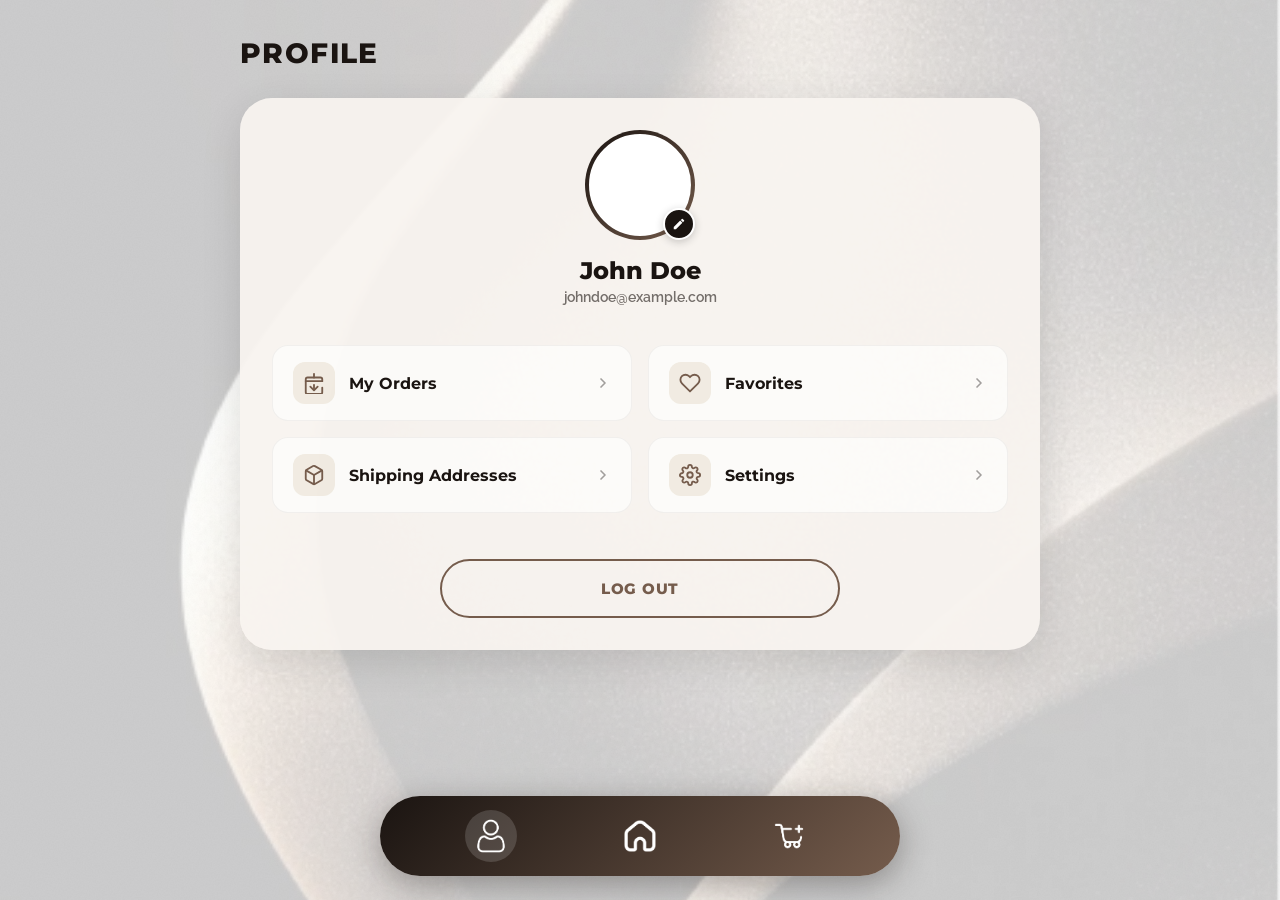
<file: profile.html>
<!DOCTYPE html>
<html lang="en" dir="ltr">
<head>
  <meta charset="UTF-8"/>
  <meta name="viewport" content="width=device-width, initial-scale=1.0"/>
  <title>Cousy Style – Profile</title>
  <link href="https://fonts.googleapis.com/css2?family=Montserrat:wght@400;500;600;700;800;900&family=Raleway:wght@400;500;600&display=swap" rel="stylesheet">
  <style>
    *, *::before, *::after { box-sizing: border-box; margin: 0; padding: 0; }
    :root {
      --dark  : #1A1411;
      --brown : #755C4C;
      --tan   : #C4A882;
      --grad  : linear-gradient(135deg, #1A1411 0%, #755C4C 100%);
    }
    html, body { width: 100%; min-height: 100%; }
    body {
      font-family: 'Montserrat', sans-serif;
      background: url('images/background-for-pages.png') center center / cover no-repeat fixed;
      background-color: #d4cfc9;
      min-height: 100vh; display: flex; justify-content: center; align-items: flex-start;
      padding: clamp(16px, 4vw, 36px) clamp(12px, 4vw, 28px) 110px;
    }
    body::after {
      content: ''; position: fixed; inset: 0; z-index: 0; pointer-events: none;
      background-image: url("data:image/svg+xml,%3Csvg xmlns='http://www.w3.org/2000/svg' width='220' height='220'%3E%3Cfilter id='n'%3E%3CfeTurbulence type='fractalNoise' baseFrequency='0.68' numOctaves='4' stitchTiles='stitch'/%3E%3CfeColorMatrix type='saturate' values='0'/%3E%3C/filter%3E%3Crect width='220' height='220' filter='url(%23n)' opacity='0.05'/%3E%3C/svg%3E");
      background-size: 220px; mix-blend-mode: multiply;
    }
    .page-wrap {
      position: relative; z-index: 1; width: 100%; max-width: 480px;
      display: flex; flex-direction: column; gap: clamp(12px, 3vw, 18px);
    }
    .page-header { display: flex; align-items: center; justify-content: space-between; margin-bottom: 10px; }
    .page-title { font-size: clamp(20px, 5vw, 28px); font-weight: 800; color: var(--dark); text-transform: uppercase; letter-spacing: 0.05em; }
    
    .profile-card {
      background: rgba(248, 244, 240, 0.94); border-radius: clamp(20px, 5vw, 32px);
      padding: clamp(20px, 5vw, 32px); box-shadow: 0 12px 40px rgba(0,0,0,0.12);
      display: flex; flex-direction: column; align-items: center; gap: 16px; position: relative;
    }
    .avatar-wrap {
      width: clamp(80px, 20vw, 110px); height: clamp(80px, 20vw, 110px); border-radius: 50%;
      background: var(--grad); padding: 4px; position: relative;
    }
    .avatar { width: 100%; height: 100%; border-radius: 50%; background: #fff url('images/user-login.png') center/50% no-repeat; border: 4px solid #fff;}
    .edit-avatar {
      position: absolute; bottom: 0; right: 0; width: 32px; height: 32px; border-radius: 50%;
      background: var(--dark); border: 2px solid #fff; display: flex; align-items: center; justify-content: center;
      cursor: pointer; box-shadow: 0 2px 8px rgba(0,0,0,0.2);
    }
    .edit-avatar svg { width: 14px; height: 14px; fill: #fff; }

    .user-name { font-weight: 800; font-size: clamp(18px, 4.5vw, 24px); color: var(--dark); text-align: center; }
    .user-email { font-family: 'Raleway', sans-serif; font-weight: 600; font-size: clamp(12px, 3vw, 14px); color: rgba(26,20,17,0.6); text-align: center; margin-top: -12px;}
    
    .menu-list { width: 100%; display: flex; flex-direction: column; gap: 8px; margin-top: 10px; }
    .menu-item {
      display: flex; align-items: center; gap: 14px; padding: 16px 20px;
      background: rgba(255,255,255,0.6); border-radius: 16px; border: 1px solid rgba(26,20,17,0.05);
      cursor: pointer; transition: background 0.2s, transform 0.2s; text-decoration: none; color: var(--dark);
    }
    .menu-item:hover { background: #fff; transform: translateY(-2px); box-shadow: 0 4px 12px rgba(0,0,0,0.05); }
    .item-icon {
      width: clamp(36px, 8vw, 42px); height: clamp(36px, 8vw, 42px); border-radius: 12px;
      background: rgba(196, 168, 130, 0.2); display: flex; align-items: center; justify-content: center;
    }
    .item-icon svg { width: clamp(18px, 4vw, 22px); height: auto; stroke: var(--brown); }
    .item-text { flex: 1; font-weight: 700; font-size: clamp(14px, 3.5vw, 16px); }
    .item-arrow { width: 16px; height: 16px; opacity: 0.4; stroke: var(--dark); }

    .logout-btn {
      width: 100%; margin-top: 20px;
      padding: clamp(14px, 3.8vw, 18px); border-radius: 999px; border: 2px solid var(--brown);
      background: transparent; color: var(--brown); text-transform: uppercase; letter-spacing: 0.05em;
      font-family: 'Montserrat', sans-serif; font-weight: 800; font-size: clamp(13px, 3.5vw, 15px);
      cursor: pointer; text-align: center; transition: all .2s;
    }
    .logout-btn:hover { background: var(--brown); color: #fff; }

    /* Bottom Nav */
    .bottom-nav {
      position: fixed; bottom: clamp(14px, 2.5vw, 24px); left: 50%; transform: translateX(-50%);
      width: min(calc(100% - clamp(32px,8vw,80px)), 520px); height: clamp(62px, 10vw, 80px);
      background: var(--grad); border-radius: 999px; display: flex; align-items: center; justify-content: space-around;
      padding: 0 clamp(16px, 3vw, 36px); box-shadow: 0 8px 32px rgba(26,20,17,.35); z-index: 200;
    }
    .nav-btn {
      width: clamp(38px, 5vw, 52px); height: clamp(38px, 5vw, 52px); display: flex; align-items: center; justify-content: center;
      background: none; border: none; cursor: pointer; border-radius: 50%; transition: background .2s;
    }
    .nav-btn:hover, .nav-btn.active { background: rgba(255,255,255,.15); }
    .nav-btn img { width: clamp(26px, 3.2vw, 38px); height: auto; filter: brightness(0) invert(1); }
    .nav-btn svg { width: clamp(26px, 3.2vw, 34px); height: auto; }

    @media (min-width: 640px) { .page-wrap { max-width: 600px; } }
    @media (min-width: 1024px) { 
      .page-wrap { max-width: 800px; }
      .menu-list { display: grid; grid-template-columns: repeat(2, 1fr); gap: 16px; margin-top: 24px; }
      .logout-btn { max-width: 400px; margin: 30px auto 0; }
    }
  </style>
</head>
<body>

<div class="page-wrap">
  <div class="page-header">
    <h1 class="page-title">Profile</h1>
  </div>

  <div class="profile-card">
    <div class="avatar-wrap">
      <div class="avatar"></div>
      <div class="edit-avatar">
        <svg viewBox="0 0 24 24"><path d="M3 17.25V21h3.75L17.81 9.94l-3.75-3.75L3 17.25zM20.71 7.04c.39-.39.39-1.02 0-1.41l-2.34-2.34a.9959.9959 0 00-1.41 0l-1.83 1.83 3.75 3.75 1.83-1.83z"/></svg>
      </div>
    </div>
    
    <div class="user-name">John Doe</div>
    <div class="user-email">johndoe@example.com</div>

    <div class="menu-list">
      <a href="orders.html" class="menu-item">
        <div class="item-icon">
          <svg viewBox="0 0 24 24" fill="none" stroke-width="2" stroke-linecap="round" stroke-linejoin="round"><path d="M21 10V8a2 2 0 0 0-2-2H5a2 2 0 0 0-2 2v14a2 2 0 0 0 2 2h14a2 2 0 0 0 2-2v-5"></path><path d="M3 10h18"></path><path d="M12 2v4"></path><path d="M12 14v4"></path><path d="M16 16l-4 4-4-4"></path></svg>
        </div>
        <div class="item-text">My Orders</div>
        <svg class="item-arrow" viewBox="0 0 24 24" fill="none" stroke-width="2.5" stroke-linecap="round" stroke-linejoin="round"><polyline points="9 18 15 12 9 6"></polyline></svg>
      </a>

      <a href="favorites.html" class="menu-item">
        <div class="item-icon">
          <svg viewBox="0 0 24 24" fill="none" stroke-width="2" stroke-linecap="round" stroke-linejoin="round"><path d="M20.84 4.61a5.5 5.5 0 0 0-7.78 0L12 5.67l-1.06-1.06a5.5 5.5 0 0 0-7.78 7.78l1.06 1.06L12 21.23l7.78-7.78 1.06-1.06a5.5 5.5 0 0 0 0-7.78z"></path></svg>
        </div>
        <div class="item-text">Favorites</div>
        <svg class="item-arrow" viewBox="0 0 24 24" fill="none" stroke-width="2.5" stroke-linecap="round" stroke-linejoin="round"><polyline points="9 18 15 12 9 6"></polyline></svg>
      </a>

      <a href="#" class="menu-item">
        <div class="item-icon">
          <svg viewBox="0 0 24 24" fill="none" stroke-width="2" stroke-linecap="round" stroke-linejoin="round"><path d="M21 16V8a2 2 0 0 0-1-1.73l-7-4a2 2 0 0 0-2 0l-7 4A2 2 0 0 0 3 8v8a2 2 0 0 0 1 1.73l7 4a2 2 0 0 0 2 0l7-4A2 2 0 0 0 21 16z"></path><polyline points="3.27 6.96 12 12.01 20.73 6.96"></polyline><line x1="12" y1="22.08" x2="12" y2="12"></line></svg>
        </div>
        <div class="item-text">Shipping Addresses</div>
        <svg class="item-arrow" viewBox="0 0 24 24" fill="none" stroke-width="2.5" stroke-linecap="round" stroke-linejoin="round"><polyline points="9 18 15 12 9 6"></polyline></svg>
      </a>
      
      <a href="#" class="menu-item">
        <div class="item-icon">
          <svg viewBox="0 0 24 24" fill="none" stroke-width="2" stroke-linecap="round" stroke-linejoin="round"><circle cx="12" cy="12" r="3"></circle><path d="M19.4 15a1.65 1.65 0 0 0 .33 1.82l.06.06a2 2 0 0 1 0 2.83 2 2 0 0 1-2.83 0l-.06-.06a1.65 1.65 0 0 0-1.82-.33 1.65 1.65 0 0 0-1 1.51V21a2 2 0 0 1-2 2 2 2 0 0 1-2-2v-.09A1.65 1.65 0 0 0 9 19.4a1.65 1.65 0 0 0-1.82.33l-.06.06a2 2 0 0 1-2.83 0 2 2 0 0 1 0-2.83l.06-.06a1.65 1.65 0 0 0 .33-1.82 1.65 1.65 0 0 0-1.51-1H3a2 2 0 0 1-2-2 2 2 0 0 1 2-2h.09A1.65 1.65 0 0 0 4.6 9a1.65 1.65 0 0 0-.33-1.82l-.06-.06a2 2 0 0 1 0-2.83 2 2 0 0 1 2.83 0l.06.06a1.65 1.65 0 0 0 1.82.33H9a1.65 1.65 0 0 0 1-1.51V3a2 2 0 0 1 2-2 2 2 0 0 1 2 2v.09a1.65 1.65 0 0 0 1 1.51 1.65 1.65 0 0 0 1.82-.33l.06-.06a2 2 0 0 1 2.83 0 2 2 0 0 1 0 2.83l-.06.06a1.65 1.65 0 0 0-.33 1.82V9a1.65 1.65 0 0 0 1.51 1H21a2 2 0 0 1 2 2 2 2 0 0 1-2 2h-.09a1.65 1.65 0 0 0-1.51 1z"></path></svg>
        </div>
        <div class="item-text">Settings</div>
        <svg class="item-arrow" viewBox="0 0 24 24" fill="none" stroke-width="2.5" stroke-linecap="round" stroke-linejoin="round"><polyline points="9 18 15 12 9 6"></polyline></svg>
      </a>

    </div>

    <button class="logout-btn" onclick="window.location.href='login-register.html'">Log Out</button>

  </div>

</div>

<!-- BOTTOM NAV -->
<nav class="bottom-nav">
  <button class="nav-btn active" onclick="window.location.href='profile.html'">
    <img src="images/users (2).png" alt="User" onerror="this.style.display='none'">
    <svg style="display:none" viewBox="0 0 24 24" fill="none" stroke="white" stroke-width="1.8" stroke-linecap="round" stroke-linejoin="round"><circle cx="12" cy="8" r="4.5"/><path d="M3.5 21c0-5 3.8-8.5 8.5-8.5s8.5 3.5 8.5 8.5"/></svg>
  </button>
  <button class="nav-btn" onclick="window.location.href='index.html'">
    <img src="images/home-logo.png" alt="Home" onerror="this.style.display='none'">
    <svg style="display:none" viewBox="0 0 24 24" fill="none" stroke="white" stroke-width="1.8" stroke-linecap="round" stroke-linejoin="round"><path d="M3 9.5L12 3l9 6.5V20a1 1 0 01-1 1H4a1 1 0 01-1-1V9.5z"/><path d="M9 21V12h6v9"/></svg>
  </button>
  <button class="nav-btn" onclick="window.location.href='cart.html'">
    <img src="images/cart.png" alt="Cart" onerror="this.style.display='none'">
    <svg style="display:none" viewBox="0 0 24 24" fill="none" stroke="white" stroke-width="1.8" stroke-linecap="round" stroke-linejoin="round"><circle cx="9" cy="21" r="1"/><circle cx="20" cy="21" r="1"/><path d="M1 1h4l2.68 13.39a2 2 0 002 1.61h9.72a2 2 0 002-1.61L23 6H6"/></svg>
  </button>
</nav>

</body>
</html>
</file>
